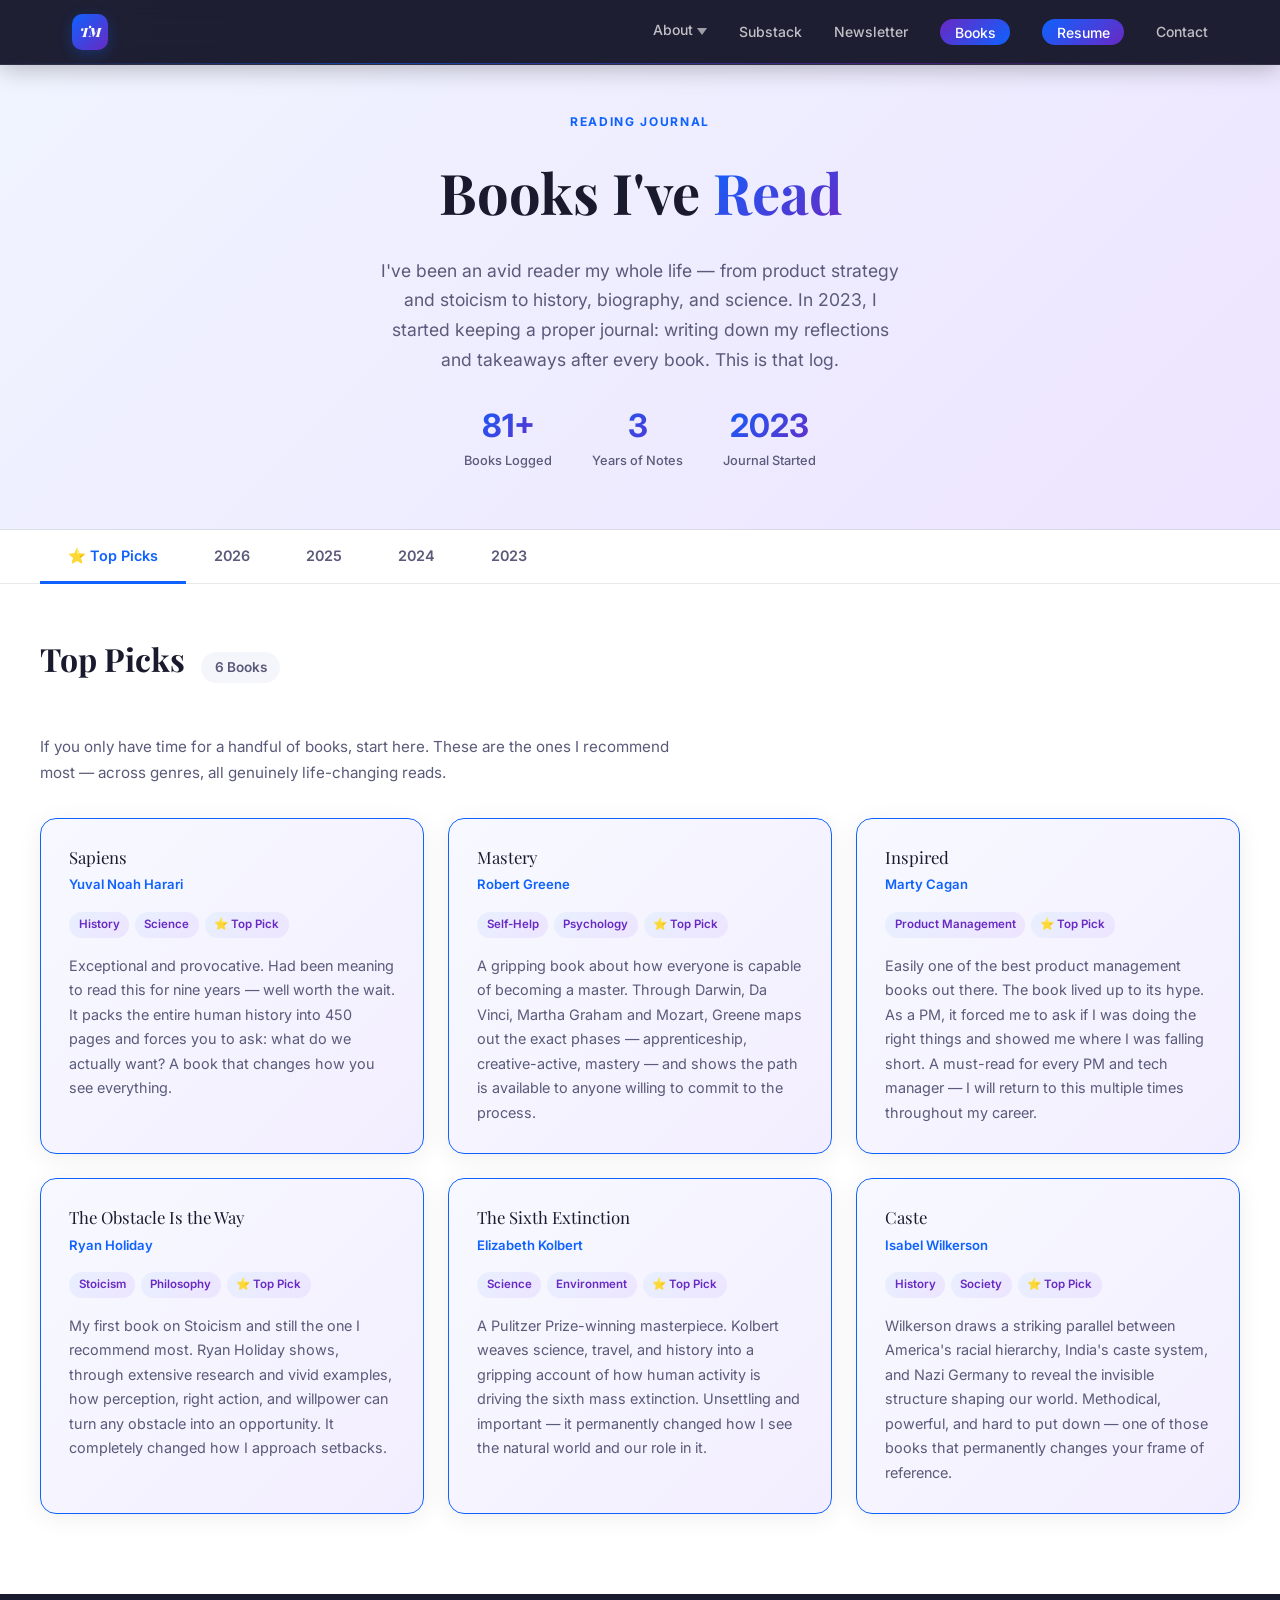
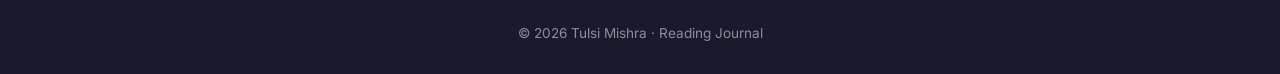
<file: books.html>
<!DOCTYPE html>
<html lang="en">
<head>
  <meta charset="UTF-8" />
  <link rel="icon" type="image/svg+xml" href="data:image/svg+xml,<svg xmlns='http://www.w3.org/2000/svg' viewBox='0 0 100 100'><rect width='100' height='100' rx='18' fill='%237c6af7'/><text x='50' y='54' font-family='Inter,sans-serif' font-weight='800' font-size='42' fill='white' text-anchor='middle' dominant-baseline='middle'>TM</text></svg>" />
  <meta name="viewport" content="width=device-width, initial-scale=1.0" />
  <title>Tulsi's Reading List 📚</title>
  <link rel="preconnect" href="https://fonts.googleapis.com" />
  <link rel="preconnect" href="https://fonts.gstatic.com" crossorigin />
  <link href="https://fonts.googleapis.com/css2?family=Inter:wght@300;400;500;600;700&family=Playfair+Display:wght@700&display=swap" rel="stylesheet" />
  <link rel="stylesheet" href="style.css?v=2" />
  <style>
    /* ===========================
       BOOKS PAGE SPECIFIC
       =========================== */

    .books-hero {
      padding: 7rem 2rem 3.5rem;
      background: linear-gradient(135deg, #f0f5ff 0%, #ede4ff 100%);
      text-align: center;
      border-bottom: 1px solid var(--border);
    }

    .books-hero .section-label { margin-bottom: 0.75rem; }

    .books-hero h1 {
      font-family: var(--font-display);
      font-size: clamp(2.2rem, 5vw, 3.5rem);
      color: var(--text);
      margin-bottom: 1rem;
    }

    .books-hero h1 .accent {
      background: linear-gradient(135deg, var(--primary), var(--accent));
      -webkit-background-clip: text;
      -webkit-text-fill-color: transparent;
      background-clip: text;
    }

    .books-hero-sub {
      font-size: 1.1rem;
      color: var(--text-muted);
      max-width: 520px;
      margin: 0 auto 2rem;
    }

    .books-stats-bar {
      display: flex;
      justify-content: center;
      gap: 2.5rem;
      flex-wrap: wrap;
    }

    .books-stat {
      text-align: center;
    }

    .books-stat-num {
      display: block;
      font-size: 2rem;
      font-weight: 700;
      background: linear-gradient(135deg, var(--primary), var(--accent));
      -webkit-background-clip: text;
      -webkit-text-fill-color: transparent;
      background-clip: text;
      line-height: 1.2;
    }

    .books-stat-label {
      font-size: 0.8rem;
      color: var(--text-muted);
      font-weight: 500;
    }

    /* ===========================
       YEAR TABS
       =========================== */
    .year-tabs-wrap {
      position: sticky;
      top: 64px;
      z-index: 900;
      background: rgba(255,255,255,0.95);
      backdrop-filter: blur(12px);
      border-bottom: 1px solid var(--border);
      padding: 0 2rem;
    }

    .year-tabs {
      max-width: 1200px;
      margin: 0 auto;
      display: flex;
      gap: 0;
    }

    .year-tab {
      background: none;
      border: none;
      padding: 1rem 1.75rem;
      font-size: 0.9rem;
      font-weight: 600;
      color: var(--text-muted);
      cursor: pointer;
      font-family: var(--font);
      border-bottom: 3px solid transparent;
      transition: all 0.2s;
      position: relative;
      bottom: -1px;
    }

    .year-tab:hover { color: var(--primary); }

    .year-tab.active {
      color: var(--primary);
      border-bottom-color: var(--primary);
    }

    /* ===========================
       YEAR SECTIONS
       =========================== */
    .year-section {
      display: none;
      padding: 3rem 2rem 5rem;
    }

    .year-section.active { display: block; }

    .year-section > .container {
      max-width: 1200px;
      margin: 0 auto;
    }

    .year-header {
      display: flex;
      align-items: baseline;
      gap: 1rem;
      margin-bottom: 3rem;
    }

    .year-title {
      font-family: var(--font-display);
      font-size: 2rem;
      color: var(--text);
    }

    .year-count {
      font-size: 0.85rem;
      font-weight: 600;
      color: var(--text-muted);
      background: var(--bg-alt);
      padding: 0.25rem 0.85rem;
      border-radius: 100px;
    }

    /* ===========================
       MONTH SECTIONS
       =========================== */
    .month-section { margin-bottom: 3.5rem; }

    .month-label {
      font-size: 0.78rem;
      font-weight: 700;
      letter-spacing: 0.12em;
      text-transform: uppercase;
      color: var(--accent);
      margin-bottom: 1.25rem;
      display: flex;
      align-items: center;
      gap: 0.75rem;
    }

    .month-label::after {
      content: '';
      flex: 1;
      height: 1px;
      background: var(--border);
    }

    /* ===========================
       BOOK CARDS GRID
       =========================== */
    .books-grid {
      display: grid;
      grid-template-columns: repeat(auto-fill, minmax(340px, 1fr));
      gap: 1.5rem;
    }

    .book-card {
      background: white;
      border: 1px solid var(--border);
      border-radius: var(--radius);
      padding: 1.75rem;
      box-shadow: var(--shadow);
      transition: var(--transition);
      display: flex;
      flex-direction: column;
    }

    .book-card:hover {
      transform: translateY(-4px);
      box-shadow: var(--shadow-lg);
    }

    .book-card-header {
      margin-bottom: 1rem;
    }

    .book-title {
      font-family: var(--font-display);
      font-size: 1.05rem;
      color: var(--text);
      margin-bottom: 0.3rem;
      line-height: 1.3;
    }

    .book-author {
      font-size: 0.82rem;
      color: var(--primary);
      font-weight: 600;
    }

    .book-tags {
      display: flex;
      flex-wrap: wrap;
      gap: 0.35rem;
      margin-bottom: 1rem;
    }

    .book-tag {
      font-size: 0.72rem;
      font-weight: 600;
      padding: 0.2rem 0.6rem;
      border-radius: 100px;
      background: linear-gradient(135deg, #e8f0ff, #ede4ff);
      color: var(--accent);
    }

    .book-review {
      font-size: 0.9rem;
      color: var(--text-muted);
      line-height: 1.7;
      flex: 1;
    }

    .book-review p { margin-bottom: 0.6rem; }
    .book-review p:last-child { margin-bottom: 0; }

    /* Collapsible takeaways */
    .takeaways-toggle {
      background: none;
      border: 1px solid var(--border);
      border-radius: var(--radius-sm);
      padding: 0.6rem 1rem;
      font-size: 0.82rem;
      font-weight: 600;
      color: var(--text-muted);
      cursor: pointer;
      font-family: var(--font);
      display: flex;
      align-items: center;
      justify-content: space-between;
      width: 100%;
      margin-top: 1rem;
      transition: var(--transition);
    }

    .takeaways-toggle:hover {
      border-color: var(--primary);
      color: var(--primary);
    }

    .takeaways-toggle .toggle-arrow {
      font-size: 1rem;
      transition: transform 0.25s;
    }

    .takeaways-toggle.open .toggle-arrow { transform: rotate(90deg); }

    .takeaways-content {
      display: none;
      margin-top: 0.75rem;
      padding: 1rem;
      background: var(--bg-alt);
      border-radius: var(--radius-sm);
      font-size: 0.85rem;
      color: var(--text-muted);
      line-height: 1.7;
    }

    .takeaways-content.open { display: block; }

    .takeaways-content ul {
      padding-left: 1.25rem;
    }

    .takeaways-content li {
      margin-bottom: 0.4rem;
    }

    .takeaways-content strong {
      color: var(--text);
    }

    /* ===========================
       PLACEHOLDER (2026)
       =========================== */
    .coming-soon-card {
      background: linear-gradient(135deg, #f0f5ff, #ede4ff);
      border: 2px dashed var(--primary);
      border-radius: var(--radius);
      padding: 3rem 2rem;
      text-align: center;
      max-width: 480px;
      margin: 3rem auto;
    }

    .coming-soon-icon {
      font-size: 3rem;
      margin-bottom: 1rem;
      display: block;
    }

    .coming-soon-card h3 {
      font-family: var(--font-display);
      font-size: 1.4rem;
      color: var(--text);
      margin-bottom: 0.75rem;
    }

    .coming-soon-card p {
      font-size: 0.95rem;
      color: var(--text-muted);
    }

    /* ===========================
       RESPONSIVE
       =========================== */
    @media (max-width: 768px) {
      .books-grid { grid-template-columns: 1fr; }
      .year-tab { padding: 0.85rem 1rem; font-size: 0.82rem; }
      .books-stats-bar { gap: 1.5rem; }
    }

    @media (max-width: 480px) {
      .year-tabs-wrap { padding: 0 1rem; }
      .year-section { padding: 2rem 1.25rem 4rem; }
    }
  </style>
</head>
<body>

  <!-- NAV -->
  <nav id="navbar">
    <div class="nav-inner">
      <a href="index.html" class="nav-logo"><span class="logo-badge">TM</span></a>
      <ul class="nav-links">
        <li class="nav-dropdown">
          <a href="index.html#about">About <span class="nav-arrow"></span></a>
          <ul class="nav-dropdown-menu">
            <li><a href="index.html#about">About Me</a></li>
            <li><a href="index.html#experience">Experience</a></li>
            <li><a href="index.html#education">Education</a></li>
            <li><a href="index.html#certifications">Certifications</a></li>
            <li><a href="index.html#awards">Awards</a></li>
            <li><a href="index.html#interests">Interests</a></li>
            <li><a href="testimonials.html">Testimonials</a></li>
          </ul>
        </li>
        <li><a href="posts.html">Substack</a></li>
        <li><a href="newsletter.html">Newsletter</a></li>
        <li><a href="books.html" class="nav-resume-btn" style="background:linear-gradient(135deg,var(--accent),var(--primary));">Books</a></li>
        <li><a href="resume.html" class="nav-resume-btn">Resume</a></li>
        <li><a href="index.html#contact">Contact</a></li>
      </ul>
      <button class="nav-toggle" aria-label="Toggle menu">&#9776;</button>
    </div>
  </nav>

  <!-- BOOKS HERO -->
  <header class="books-hero">
    <div class="section-label">Reading Journal</div>
    <h1>Books I've <span class="accent">Read</span></h1>
    <p class="books-hero-sub">I've been an avid reader my whole life — from product strategy and stoicism to history, biography, and science. In 2023, I started keeping a proper journal: writing down my reflections and takeaways after every book. This is that log.</p>
    <div class="books-stats-bar">
      <div class="books-stat">
        <span class="books-stat-num">81+</span>
        <span class="books-stat-label">Books Logged</span>
      </div>
      <div class="books-stat">
        <span class="books-stat-num">3</span>
        <span class="books-stat-label">Years of Notes</span>
      </div>
      <div class="books-stat">
        <span class="books-stat-num">2023</span>
        <span class="books-stat-label">Journal Started</span>
      </div>
    </div>
  </header>

  <!-- YEAR TABS -->
  <div class="year-tabs-wrap">
    <div class="year-tabs">
      <button class="year-tab active" data-year="recos">⭐ Top Picks</button>
      <button class="year-tab" data-year="2026">2026</button>
      <button class="year-tab" data-year="2025">2025</button>
      <button class="year-tab" data-year="2024">2024</button>
      <button class="year-tab" data-year="2023">2023</button>
    </div>
  </div>

  <!-- ===================== TOP PICKS ===================== -->
  <section id="year-recos" class="year-section active">
    <div class="container">
      <div class="year-header">
        <h2 class="year-title">Top Picks</h2>
        <span class="year-count">6 Books</span>
      </div>
      <p style="font-size:0.95rem; color:var(--text-muted); margin-bottom:2rem; max-width:640px;">If you only have time for a handful of books, start here. These are the ones I recommend most — across genres, all genuinely life-changing reads.</p>
      <div class="books-grid">

        <div class="book-card" style="border-color: var(--primary); background: linear-gradient(135deg,#f7f9ff,#f3eeff);">
          <div class="book-card-header">
            <div class="book-title">Sapiens</div>
            <div class="book-author">Yuval Noah Harari</div>
          </div>
          <div class="book-tags">
            <span class="book-tag">History</span>
            <span class="book-tag">Science</span>
            <span class="book-tag">&#11088; Top Pick</span>
          </div>
          <div class="book-review">
            <p>Exceptional and provocative. Had been meaning to read this for nine years — well worth the wait. It packs the entire human history into 450 pages and forces you to ask: what do we actually want? A book that changes how you see everything.</p>
          </div>
        </div>

        <div class="book-card" style="border-color: var(--primary); background: linear-gradient(135deg,#f7f9ff,#f3eeff);">
          <div class="book-card-header">
            <div class="book-title">Mastery</div>
            <div class="book-author">Robert Greene</div>
          </div>
          <div class="book-tags">
            <span class="book-tag">Self-Help</span>
            <span class="book-tag">Psychology</span>
            <span class="book-tag">&#11088; Top Pick</span>
          </div>
          <div class="book-review">
            <p>A gripping book about how everyone is capable of becoming a master. Through Darwin, Da Vinci, Martha Graham and Mozart, Greene maps out the exact phases — apprenticeship, creative-active, mastery — and shows the path is available to anyone willing to commit to the process.</p>
          </div>
        </div>

        <div class="book-card" style="border-color: var(--primary); background: linear-gradient(135deg,#f7f9ff,#f3eeff);">
          <div class="book-card-header">
            <div class="book-title">Inspired</div>
            <div class="book-author">Marty Cagan</div>
          </div>
          <div class="book-tags">
            <span class="book-tag">Product Management</span>
            <span class="book-tag">&#11088; Top Pick</span>
          </div>
          <div class="book-review">
            <p>Easily one of the best product management books out there. The book lived up to its hype. As a PM, it forced me to ask if I was doing the right things and showed me where I was falling short. A must-read for every PM and tech manager — I will return to this multiple times throughout my career.</p>
          </div>
        </div>

        <div class="book-card" style="border-color: var(--primary); background: linear-gradient(135deg,#f7f9ff,#f3eeff);">
          <div class="book-card-header">
            <div class="book-title">The Obstacle Is the Way</div>
            <div class="book-author">Ryan Holiday</div>
          </div>
          <div class="book-tags">
            <span class="book-tag">Stoicism</span>
            <span class="book-tag">Philosophy</span>
            <span class="book-tag">&#11088; Top Pick</span>
          </div>
          <div class="book-review">
            <p>My first book on Stoicism and still the one I recommend most. Ryan Holiday shows, through extensive research and vivid examples, how perception, right action, and willpower can turn any obstacle into an opportunity. It completely changed how I approach setbacks.</p>
          </div>
        </div>

        <div class="book-card" style="border-color: var(--primary); background: linear-gradient(135deg,#f7f9ff,#f3eeff);">
          <div class="book-card-header">
            <div class="book-title">The Sixth Extinction</div>
            <div class="book-author">Elizabeth Kolbert</div>
          </div>
          <div class="book-tags">
            <span class="book-tag">Science</span>
            <span class="book-tag">Environment</span>
            <span class="book-tag">&#11088; Top Pick</span>
          </div>
          <div class="book-review">
            <p>A Pulitzer Prize-winning masterpiece. Kolbert weaves science, travel, and history into a gripping account of how human activity is driving the sixth mass extinction. Unsettling and important — it permanently changed how I see the natural world and our role in it.</p>
          </div>
        </div>

        <div class="book-card" style="border-color: var(--primary); background: linear-gradient(135deg,#f7f9ff,#f3eeff);">
          <div class="book-card-header">
            <div class="book-title">Caste</div>
            <div class="book-author">Isabel Wilkerson</div>
          </div>
          <div class="book-tags">
            <span class="book-tag">History</span>
            <span class="book-tag">Society</span>
            <span class="book-tag">&#11088; Top Pick</span>
          </div>
          <div class="book-review">
            <p>Wilkerson draws a striking parallel between America's racial hierarchy, India's caste system, and Nazi Germany to reveal the invisible structure shaping our world. Methodical, powerful, and hard to put down — one of those books that permanently changes your frame of reference.</p>
          </div>
        </div>

      </div>
    </div>
  </section>

  <!-- ===================== 2026 ===================== -->
  <section id="year-2026" class="year-section">
    <div class="container">
      <div class="year-header">
        <h2 class="year-title">2026</h2>
        <span class="year-count">In Progress</span>
      </div>

      <div class="coming-soon-card">
        <span class="coming-soon-icon">&#128218;</span>
        <h3>A well-earned pause</h3>
        <p>A book or two made it into my hands early in the year, but the streak didn't hold. A transatlantic move to Sweden and the wonderfully consuming demands of new fatherhood have a way of reshaping priorities — and I wouldn't have it any other way. The reading habit will return. A new book is already in sight.</p>
      </div>

    </div>
  </section>

  <!-- ===================== 2025 ===================== -->
  <section id="year-2025" class="year-section">
    <div class="container">
      <div class="year-header">
        <h2 class="year-title">2025</h2>
        <span class="year-count">16 Books</span>
      </div>

      <!-- July -->
      <div class="month-section">
        <div class="month-label">July</div>
        <div class="books-grid">

          <div class="book-card">
            <div class="book-card-header">
              <div class="book-title">Parliamentary America</div>
              <div class="book-author">Maxwell Stearns</div>
            </div>
            <div class="book-tags">
              <span class="book-tag">Politics</span>
              <span class="book-tag">Governance</span>
            </div>
            <div class="book-review">
              <p>A dense and law-heavy read, but it presented a compelling comparison between the American and other democratic systems. The book's key argument stood out: the U.S. could function more effectively by embracing elements of parliamentary democracy.</p>
              <p>Stearns' proposals — like doubling Congressional seats, using a mixed electoral system, and letting representatives select the president — aim to reduce polarization and promote accountability. The reforms may sound radical, but they are rooted in practical lessons from functioning democracies around the world.</p>
            </div>
          </div>

          <div class="book-card">
            <div class="book-card-header">
              <div class="book-title">Hooked</div>
              <div class="book-author">Nir Eyal</div>
            </div>
            <div class="book-tags">
              <span class="book-tag">Product Management</span>
              <span class="book-tag">Psychology</span>
            </div>
            <div class="book-review">
              <p>A compelling read that explores the psychology behind habit-forming products. It goes beyond just explaining how to create addictive user experiences by thoughtfully addressing the ethical responsibility of product designers.</p>
              <p>Eyal's Hook Model — built around trigger, action, variable reward, and investment — offers a practical framework for understanding how user behaviors are shaped over time. What stands out is how the book speaks to both product creators and users, making it both strategic and self-reflective.</p>
            </div>
          </div>

        </div>
      </div>

      <!-- June -->
      <div class="month-section">
        <div class="month-label">June</div>
        <div class="books-grid">

          <div class="book-card">
            <div class="book-card-header">
              <div class="book-title">The Open Organization</div>
              <div class="book-author">Jim Whitehurst</div>
            </div>
            <div class="book-tags">
              <span class="book-tag">Leadership</span>
              <span class="book-tag">Management</span>
            </div>
            <div class="book-review">
              <p>A valuable read for aspiring managers, especially those curious about how leadership works in open-source environments. While such organizations may appear chaotic from the outside, the book reveals how collaboration, open dialogue, and flat hierarchies drive innovation and alignment.</p>
              <p>Whitehurst makes a strong case for integrating elements of open-source culture — like transparency and participatory decision-making — into traditional corporate settings to enhance agility and engagement. The practical tips he offers at the end of each chapter are insightful and worth revisiting.</p>
            </div>
            <button class="takeaways-toggle" onclick="toggleTakeaways(this)">
              Key Takeaways <span class="toggle-arrow">&#8250;</span>
            </button>
            <div class="takeaways-content">
              <ul>
                <li><strong>Lead with Purpose:</strong> Clearly articulate your organization's purpose and values. Ensure decisions align with that purpose to foster trust and commitment.</li>
                <li><strong>Build a Culture of Engagement:</strong> Involve employees in decision-making. Encourage open dialogue to tap into collective intelligence.</li>
                <li><strong>Embrace Transparency:</strong> Share information freely to empower informed contributions. Open access fosters accountability and accelerates innovation.</li>
                <li><strong>Create a Participatory Environment:</strong> Flatten hierarchy where possible — ideas should win on merit, not rank.</li>
                <li><strong>Nurture Trust and Mutual Respect:</strong> Trust is earned through consistency, openness, and authenticity.</li>
                <li><strong>Encourage Passionate Debate:</strong> Spirited discussions are productive when focused on shared goals.</li>
                <li><strong>Focus on Influence over Control:</strong> Shift from command-and-control to influencing and inspiring. Give people autonomy within clear strategic boundaries.</li>
                <li><strong>Continuously Learn and Adapt:</strong> Be open to feedback and treat change as an ongoing process.</li>
              </ul>
            </div>
          </div>

          <div class="book-card">
            <div class="book-card-header">
              <div class="book-title">Abundance</div>
              <div class="book-author">Ezra Klein &amp; Derek Thompson</div>
            </div>
            <div class="book-tags">
              <span class="book-tag">Politics</span>
              <span class="book-tag">Economics</span>
              <span class="book-tag">Governance</span>
            </div>
            <div class="book-review">
              <p>A highly enlightening read that explores how systemic inefficiencies and bureaucratic obstacles have hindered effective governance in the U.S. The book is packed with powerful examples showing how outdated laws can handicap even well-intentioned reforms, and how waste has permeated government processes.</p>
              <p>At its core, it offers thought-provoking insights on streamlining governance, reigniting innovation, and restoring America's strengths — namely fast action, practical reform, and collaborative problem-solving. The authors argue that by implementing the right frameworks, the country can once again unlock its full potential.</p>
            </div>
          </div>

        </div>
      </div>

      <!-- May -->
      <div class="month-section">
        <div class="month-label">May</div>
        <div class="books-grid">

          <div class="book-card">
            <div class="book-card-header">
              <div class="book-title">High Output Management</div>
              <div class="book-author">Andrew Grove</div>
            </div>
            <div class="book-tags">
              <span class="book-tag">Leadership</span>
              <span class="book-tag">Management</span>
            </div>
            <div class="book-review">
              <p>A must-read for anyone looking to become an effective people or production manager. Rich with real-world examples, the book provides a clear framework for managing teams, increasing productivity, and building scalable systems.</p>
              <p>Grove emphasizes that a manager's output is best measured by the performance of their team and the teams they influence. The book breaks down complex management principles into actionable strategies and its emphasis on output — not just activity — as the true measure of management success is refreshing.</p>
            </div>
          </div>

          <div class="book-card">
            <div class="book-card-header">
              <div class="book-title">The Let Them Theory</div>
              <div class="book-author">Mel Robbins</div>
            </div>
            <div class="book-tags">
              <span class="book-tag">Self-Help</span>
              <span class="book-tag">Relationships</span>
            </div>
            <div class="book-review">
              <p>An impactful book centered on the empowering idea of focusing on what you can control — your actions and reactions — rather than trying to change how others behave or think about you. Mel Robbins shares relatable and practical examples of how to apply the "Let Them" mindset in various life contexts, including with parents, partners, friends, children, and in the workplace.</p>
              <p>While the content is a bit repetitive, the book is ultimately an easy and accessible read that offers valuable reminders for setting boundaries and reducing emotional friction in daily life.</p>
            </div>
          </div>

          <div class="book-card">
            <div class="book-card-header">
              <div class="book-title">Revenge of the Tipping Point</div>
              <div class="book-author">Malcolm Gladwell</div>
            </div>
            <div class="book-tags">
              <span class="book-tag">Business</span>
              <span class="book-tag">Psychology</span>
              <span class="book-tag">Social Science</span>
            </div>
            <div class="book-review">
              <p>An intriguing follow-up that builds on the ideas introduced in The Tipping Point. While the original focused on mavens, connectors, and salespeople as key influencers, this book introduces overstories, superspreaders, and group dynamics as the driving forces behind how small events spiral into massive societal shifts.</p>
              <p>It underscores how even the most trivial or overlooked situations can act as catalysts for pandemic-scale chain reactions, showing how fragile and interconnected modern systems truly are.</p>
            </div>
          </div>

        </div>
      </div>

      <!-- April -->
      <div class="month-section">
        <div class="month-label">April</div>
        <div class="books-grid">

          <div class="book-card">
            <div class="book-card-header">
              <div class="book-title">The Tipping Point</div>
              <div class="book-author">Malcolm Gladwell</div>
            </div>
            <div class="book-tags">
              <span class="book-tag">Business</span>
              <span class="book-tag">Psychology</span>
              <span class="book-tag">Social Science</span>
            </div>
            <div class="book-review">
              <p>A thought-provoking read that explores why some ideas, products, or trends suddenly take off and become viral phenomena. Gladwell's emphasis on how major shifts often happen due to unexpected, subtle influences — not always the most obvious factors — is what stands out most.</p>
              <p>A key insight is the role of three personas: Mavens (knowledgeable information-sharers), Connectors (people who bridge different circles), and Salespeople (persuasive communicators). Each plays a critical role in helping ideas reach that crucial "tipping point."</p>
            </div>
          </div>

          <div class="book-card">
            <div class="book-card-header">
              <div class="book-title">Age of Revolutions</div>
              <div class="book-author">Fareed Zakaria</div>
            </div>
            <div class="book-tags">
              <span class="book-tag">History</span>
              <span class="book-tag">Politics</span>
            </div>
            <div class="book-review">
              <p>A fascinating, if slightly long, exploration of the key political and social upheavals that have shaped the modern Western world. Zakaria provides historical context for how revolutions — whether in governance, economy, or ideology — paved the way for today's democracies, while also showing how easily nations can swing back toward authoritarianism.</p>
              <p>One of the most thought-provoking aspects was how Zakaria draws parallels between historical revolutions and current global trends, highlighting the recurring patterns that challenge and redefine modern governance.</p>
            </div>
          </div>

        </div>
      </div>

      <!-- March -->
      <div class="month-section">
        <div class="month-label">March</div>
        <div class="books-grid">

          <div class="book-card">
            <div class="book-card-header">
              <div class="book-title">Trillion Dollar Coach</div>
              <div class="book-author">Eric Schmidt, Jonathan Rosenberg &amp; Alan Eagle</div>
            </div>
            <div class="book-tags">
              <span class="book-tag">Leadership</span>
              <span class="book-tag">Biography</span>
              <span class="book-tag">Silicon Valley</span>
            </div>
            <div class="book-review">
              <p>An inspiring read filled with real-life examples that make the reader pause and reflect. What stood out most was Bill Campbell's incredible humility, despite being one of the most influential coaches behind some of Silicon Valley's biggest successes. The book paints a powerful picture of how he applied lessons from his football coaching days to build high-trust, high-performance teams in the tech world.</p>
              <p>It emphasizes not just trust and candor, but a deeper, more human leadership style grounded in genuine care for people.</p>
            </div>
            <button class="takeaways-toggle" onclick="toggleTakeaways(this)">
              Key Leadership Lessons <span class="toggle-arrow">&#8250;</span>
            </button>
            <div class="takeaways-content">
              <ul>
                <li><strong>Coach the Whole Person:</strong> Lead with empathy; care about your team personally and professionally.</li>
                <li><strong>Team First:</strong> Prioritize team cohesion and shared success over individual brilliance.</li>
                <li><strong>Listen Intently and Communicate Openly:</strong> Great leaders listen more than they talk and resolve tensions with direct, honest conversation.</li>
                <li><strong>Push for Decisions, Then Align:</strong> Seek consensus, but once a decision is made, commit and execute with full alignment.</li>
                <li><strong>Lead with Love and Loyalty:</strong> The best teams are built on mutual respect, trust, and emotional connection.</li>
              </ul>
            </div>
          </div>

        </div>
      </div>

      <!-- February -->
      <div class="month-section">
        <div class="month-label">February</div>
        <div class="books-grid">

          <div class="book-card">
            <div class="book-card-header">
              <div class="book-title">Nexus</div>
              <div class="book-author">Yuval Noah Harari</div>
            </div>
            <div class="book-tags">
              <span class="book-tag">AI &amp; Tech</span>
              <span class="book-tag">History</span>
            </div>
            <div class="book-review">
              <p>A great but lengthy read, offering an interesting perspective on AI — though not one I fully agree with. The book leans toward doomsaying, touching only briefly on AI's benefits. Despite the overall cautionary tone, it provides a lot to think about, particularly regarding AI regulation and how to prevent it from causing chaos.</p>
              <p>What stood out most were the historical anecdotes and research on how networks evolved over time, shaping human civilization. The book makes a compelling case for how improvements in information collection and dissemination have profoundly influenced politics and society, for better or worse.</p>
            </div>
          </div>

          <div class="book-card">
            <div class="book-card-header">
              <div class="book-title">Good Strategy Bad Strategy</div>
              <div class="book-author">Richard Rumelt</div>
            </div>
            <div class="book-tags">
              <span class="book-tag">Business</span>
              <span class="book-tag">Strategy</span>
            </div>
            <div class="book-review">
              <p>Tediously long and somewhat repetitive, but its core message stands out: good strategy is much more than just an idea, and bad strategy is mere fluff. The kernel of good strategy — diagnosis, guiding policy, and coherent actions — emphasizes structure, intention, and focus, which are essential for successful execution.</p>
              <p>The book also explores why bad strategies are so prevalent, illustrating with examples how many companies fail due to vague goals and a lack of clear direction.</p>
            </div>
          </div>

          <div class="book-card">
            <div class="book-card-header">
              <div class="book-title">The Worlds I See</div>
              <div class="book-author">Dr. Fei-Fei Li</div>
            </div>
            <div class="book-tags">
              <span class="book-tag">AI &amp; Tech</span>
              <span class="book-tag">Biography</span>
            </div>
            <div class="book-review">
              <p>A deeply insightful and inspiring book that chronicles Fei-Fei Li's personal journey while providing a compelling perspective on the evolution of AI. Her contributions, particularly through ImageNet and AlexNet, played a pivotal role in advancing deep learning.</p>
              <p>One of the key takeaways is the concept of the "north star shifting" — how AI's goals have evolved from purely technical advancements to more human-centered, ethical applications. Li also highlights AI's potential in healthcare, education, and accessibility, reinforcing how technology can be leveraged to create meaningful change. A thought-provoking read that balances optimism with realism.</p>
            </div>
          </div>

        </div>
      </div>

      <!-- January -->
      <div class="month-section">
        <div class="month-label">January</div>
        <div class="books-grid">

          <div class="book-card">
            <div class="book-card-header">
              <div class="book-title">Transformed</div>
              <div class="book-author">Marty Cagan</div>
            </div>
            <div class="book-tags">
              <span class="book-tag">Product Management</span>
            </div>
            <div class="book-review">
              <p>An insightful read, though slightly redundant compared to Inspired and Empowered. The book clearly differentiates between feature teams and product teams, reinforces the mercenaries vs. missionaries concept, and outlines the process and effort required to transition into a true product team.</p>
              <p>It provides a structured approach to role delineation, accountability, and driving a change mindset within organizations. I see significant potential for applying these principles in my workplace, especially in fostering ownership and trust to enable a more empowered product culture.</p>
            </div>
          </div>

          <div class="book-card">
            <div class="book-card-header">
              <div class="book-title">Chip War</div>
              <div class="book-author">Chris Miller</div>
            </div>
            <div class="book-tags">
              <span class="book-tag">History</span>
              <span class="book-tag">Technology</span>
              <span class="book-tag">Business</span>
            </div>
            <div class="book-review">
              <p>A compelling read that provides a deep understanding of the conception and evolution of semiconductor technology. From the early days of Fairchild Semiconductor and Texas Instruments to the rise of TSMC, the book offers rich insights into the industry's key players — including Gordon Moore, Bob Noyce, Andy Grove, Morris Chang, and Jensen Huang.</p>
              <p>A must-read for anyone in the computing business, delivering a gripping and comprehensive overview of the semiconductor industry and the critical role chips play as the brains of modern computing. It also examines the strategic role of chips in modern economies and national security.</p>
            </div>
          </div>

          <div class="book-card">
            <div class="book-card-header">
              <div class="book-title">Empowered</div>
              <div class="book-author">Marty Cagan</div>
            </div>
            <div class="book-tags">
              <span class="book-tag">Product Management</span>
              <span class="book-tag">Leadership</span>
            </div>
            <div class="book-review">
              <p>Particularly insightful in emphasizing the importance of ownership, accountability, and trust within teams. The contrast between building empowered product teams and the feature teams many companies mistakenly label as product teams was especially striking.</p>
              <p>The art of product discovery, with its connection to product vision and strategy — and how these elements drive engineering to solve customer problems with creative solutions — was enlightening and inspiring. A key read for any product leader serious about building missionaries, not mercenaries.</p>
            </div>
          </div>

        </div>
      </div>

    </div>
  </section>

  <!-- ===================== 2024 ===================== -->
  <section id="year-2024" class="year-section">
    <div class="container">
      <div class="year-header">
        <h2 class="year-title">2024</h2>
        <span class="year-count">36 Books</span>
      </div>

      <!-- December -->
      <div class="month-section">
        <div class="month-label">December</div>
        <div class="books-grid">

          <div class="book-card">
            <div class="book-card-header">
              <div class="book-title">Power of Secret Negotiating</div>
              <div class="book-author">Roger Dawson</div>
            </div>
            <div class="book-tags">
              <span class="book-tag">Business</span>
              <span class="book-tag">Communication</span>
            </div>
            <div class="book-review">
              <p>A good book for learning the tactics for effective negotiation. Though most of the tactics are most useful in face-to-face deal negotiations, some of the gambits discussed can be applied in a corporate setting as well. The author does a good job of exploring the psychology behind a successful negotiation.</p>
              <p>Some concepts, like the power of title and position, feel a bit outdated and less relevant in today's business world. Overall a good, informative read — though a bit long.</p>
            </div>
          </div>

          <div class="book-card">
            <div class="book-card-header">
              <div class="book-title">The Message</div>
              <div class="book-author">Ta-Nehisi Coates</div>
            </div>
            <div class="book-tags">
              <span class="book-tag">Journalism</span>
              <span class="book-tag">Politics</span>
            </div>
            <div class="book-review">
              <p>Not as compelling as the hype suggested. The book was insightful in covering what is happening in Palestine, the white supremacy narrative in South Carolina, and the state of Senegal — but the author didn't quite succeed in tying these stories together. Written as a letter from the author to his students about the art of writing, the plot felt lost after the second chapter.</p>
              <p>Overall a short, insightful read that could have been better executed.</p>
            </div>
          </div>

          <div class="book-card">
            <div class="book-card-header">
              <div class="book-title">The Four</div>
              <div class="book-author">Scott Galloway</div>
            </div>
            <div class="book-tags">
              <span class="book-tag">Business</span>
              <span class="book-tag">Technology</span>
            </div>
            <div class="book-review">
              <p>An engaging analysis of how Google, Amazon, Meta, and Apple — dubbed the "Four Horsemen" — have captured the public's attention and loyalty through innovative strategies. While the data is somewhat outdated (written in 2018), the book's core message about their enduring dominance and diversification strategies remains highly relevant.</p>
              <p>Galloway delivers thought-provoking insights and a unique perspective on why these companies are positioned to win for years to come.</p>
            </div>
          </div>

        </div>
      </div>

      <!-- November -->
      <div class="month-section">
        <div class="month-label">November</div>
        <div class="books-grid">

          <div class="book-card">
            <div class="book-card-header">
              <div class="book-title">Lean In</div>
              <div class="book-author">Sheryl Sandberg</div>
            </div>
            <div class="book-tags">
              <span class="book-tag">Leadership</span>
              <span class="book-tag">Gender &amp; Equality</span>
            </div>
            <div class="book-review">
              <p>A concise yet compelling book by one of the tech world's most influential female leaders. Through her personal journey and research, Sandberg highlights the unique challenges women face in the workplace and offers practical solutions to address them.</p>
              <p>While some may view it as a feminist manifesto, the book transcends labels, focusing on genuine issues of gender inequality. It provides actionable insights for both women and men, showing how men can support greater female participation at work and empower the women in their lives to confidently pursue their ambitions.</p>
            </div>
          </div>

          <div class="book-card">
            <div class="book-card-header">
              <div class="book-title">Radical Candor</div>
              <div class="book-author">Kim Scott</div>
            </div>
            <div class="book-tags">
              <span class="book-tag">Leadership</span>
              <span class="book-tag">Management</span>
            </div>
            <div class="book-review">
              <p>A guide for managers on how to provide feedback that is both candid and compassionate, balancing directness with care. While the book primarily targets leaders, it offers valuable lessons on effective people skills that are applicable to anyone aspiring to lead.</p>
              <p>I found its techniques for conducting different types of meetings — ranging from one-on-ones to full staff gatherings — particularly useful. This book is a resource I plan to revisit if I have the opportunity to lead a team.</p>
            </div>
          </div>

          <div class="book-card">
            <div class="book-card-header">
              <div class="book-title">Toyota Kata</div>
              <div class="book-author">Mike Rother</div>
            </div>
            <div class="book-tags">
              <span class="book-tag">Management</span>
              <span class="book-tag">Operations</span>
            </div>
            <div class="book-review">
              <p>Offers valuable insights into process improvement through a mindset of continuous refinement. While focused on manufacturing, Rother's approach — moving from a current state to a target condition in manageable, iterative steps — is applicable across industries, including tech.</p>
              <p>The book emphasizes two main "kata" or routines: the Improvement Kata (reaching a target condition by systematically working through obstacles in small, iterative steps) and the Coaching Kata (developing teams' skills through structured coaching). It is not a manual but a framework for cultivating habits of curiosity, experimentation, and incremental progress.</p>
            </div>
          </div>

        </div>
      </div>

      <!-- October -->
      <div class="month-section">
        <div class="month-label">October</div>
        <div class="books-grid">

          <div class="book-card">
            <div class="book-card-header">
              <div class="book-title">Thinking, Fast and Slow</div>
              <div class="book-author">Daniel Kahneman</div>
            </div>
            <div class="book-tags">
              <span class="book-tag">Psychology</span>
              <span class="book-tag">Science</span>
            </div>
            <div class="book-review">
              <p>An exploration of how our minds work through two primary systems: System 1 (fast, automatic, intuitive) and System 2 (slow, deliberate, logical). The book provides insight into the ways these systems shape our judgments and decisions. Despite some ideas seeming straightforward, the book highlights surprising influences on our choices, including trivial details we might typically overlook.</p>
              <p>The examples around probability, gambling, and rational versus intuitive thought are fascinating. Overall, a thorough read that makes us more mindful of our biases and encourages a more vigilant, balanced approach to decision-making.</p>
            </div>
          </div>

          <div class="book-card">
            <div class="book-card-header">
              <div class="book-title">Roadside MBA</div>
              <div class="book-author">Michael Mazzeo, Paul Oyer &amp; Scott Schaefer</div>
            </div>
            <div class="book-tags">
              <span class="book-tag">Business</span>
              <span class="book-tag">Economics</span>
            </div>
            <div class="book-review">
              <p>Follows three business school professors as they visit small businesses across America, offering insights on how MBA-level principles apply to real-world challenges in diverse industries. From identifying niche markets to understanding delegation, this book effectively distills core MBA principles — like economies of scale, marketing research, and targeted advertising — into easy-to-understand, practical tips.</p>
              <p>It offers a balanced view of strategies for scaling and optimizing operations, making it relevant for both entrepreneurs and corporate professionals.</p>
            </div>
          </div>

          <div class="book-card">
            <div class="book-card-header">
              <div class="book-title">The Warmth of Other Suns</div>
              <div class="book-author">Isabel Wilkerson</div>
            </div>
            <div class="book-tags">
              <span class="book-tag">History</span>
              <span class="book-tag">Social History</span>
            </div>
            <div class="book-review">
              <p>A monumental yet captivating book that chronicles the Great Migration of African Americans from the South to the North of the United States. Through the lives of three individuals — Ida Mae, a sharecropper; George Starling, a fruit picker; and Robert Pershing Foster, a doctor — the author vividly illustrates the harsh realities of Jim Crow and the deep injustices these individuals faced.</p>
              <p>The narrative flows with such depth and detail that it almost feels like fiction. For me, this was a deeply eye-opening read, instilling a renewed sense of humility and respect. Much like Caste, this book left a lasting impression.</p>
            </div>
          </div>

        </div>
      </div>

      <!-- September -->
      <div class="month-section">
        <div class="month-label">September</div>
        <div class="books-grid">

          <div class="book-card">
            <div class="book-card-header">
              <div class="book-title">The McKinsey Way</div>
              <div class="book-author">Ethan M. Rasiel</div>
            </div>
            <div class="book-tags">
              <span class="book-tag">Business</span>
              <span class="book-tag">Consulting</span>
            </div>
            <div class="book-review">
              <p>Not a particularly good book in my opinion. There was no real actionable advice — mostly a collection of self-congratulatory anecdotes. If you go by the book, what McKinsey really values seems to be appearance and pedigree, with little mention of skills. There are far better books on presentation skills and problem-solving.</p>
              <p>The only worthwhile takeaway was to focus on meritocracy and hard work. Other than that, the content has been articulated far better in other communication books — especially Carmine Gallo's works.</p>
            </div>
          </div>

          <div class="book-card">
            <div class="book-card-header">
              <div class="book-title">On Hinduism</div>
              <div class="book-author">Wendy Doniger</div>
            </div>
            <div class="book-tags">
              <span class="book-tag">Religion</span>
              <span class="book-tag">History</span>
            </div>
            <div class="book-review">
              <p>A long but interesting book — an in-depth analysis of Hinduism in which the author, through a series of scholarly analyses, provides insights on the evolution of the religion over millennia. The book addresses both contemporary and ancient issues through interpretation of ancient texts as well as modern-day interpretations of Hindu identity and challenges.</p>
              <p>All in all, a good academic read. Due to the academic nature of the chapters, it took me three months to complete — but well worth the effort for those interested in the subject.</p>
            </div>
          </div>

        </div>
      </div>

      <!-- August -->
      <div class="month-section">
        <div class="month-label">August</div>
        <div class="books-grid">

          <div class="book-card">
            <div class="book-card-header">
              <div class="book-title">Brave New Words</div>
              <div class="book-author">Salman Khan</div>
            </div>
            <div class="book-tags">
              <span class="book-tag">AI &amp; Tech</span>
              <span class="book-tag">Education</span>
            </div>
            <div class="book-review">
              <p>The founder of Khan Academy does a great job of providing an optimistic viewpoint on how AI will change education and jobs. The book discusses how, with the proper guardrails, AI can be leveraged for better one-on-one education for students across the world. It also explores how AI can be used as a friend to both students and teachers in ways that enhance creativity.</p>
              <p>A great read overall — with the exception of the occasional marketing pitch for Khan Academy and Khanmigo. It strongly advocates for a Socratic way of dialogue with AI to get the most out of it.</p>
            </div>
          </div>

          <div class="book-card">
            <div class="book-card-header">
              <div class="book-title">The Trusted Advisor</div>
              <div class="book-author">David H. Maister, Charles Green &amp; Robert Galford</div>
            </div>
            <div class="book-tags">
              <span class="book-tag">Business</span>
              <span class="book-tag">Leadership</span>
            </div>
            <div class="book-review">
              <p>A guide for professionals on how to build trust with clients and establish themselves as trusted advisors rather than mere service providers. Through real-world examples and a structured framework, the authors provide a roadmap for transitioning from transactional relationships to ones based on deep trust and mutual respect.</p>
            </div>
            <button class="takeaways-toggle" onclick="toggleTakeaways(this)">
              Key Takeaways <span class="toggle-arrow">&#8250;</span>
            </button>
            <div class="takeaways-content">
              <ul>
                <li><strong>Trust Equation:</strong> Trust = Credibility + Reliability + Intimacy, minus self-orientation. Maximize the first three and minimize the fourth.</li>
                <li><strong>Active Listening and Empathy:</strong> Genuinely caring about the client's issues is crucial for building trust.</li>
                <li><strong>Focus on the Relationship, Not Just the Transaction:</strong> Aim for long-term partnerships rather than individual deals.</li>
                <li><strong>Trust Takes Time to Build:</strong> Requires consistent effort, transparent communication, and delivering on promises.</li>
                <li><strong>Client's Best Interests First:</strong> Always act in the client's best interests, even if it doesn't directly benefit you.</li>
              </ul>
            </div>
          </div>

        </div>
      </div>

      <!-- July -->
      <div class="month-section">
        <div class="month-label">July</div>
        <div class="books-grid">

          <div class="book-card">
            <div class="book-card-header">
              <div class="book-title">Magic Words</div>
              <div class="book-author">Jonah Berger</div>
            </div>
            <div class="book-tags">
              <span class="book-tag">Communication</span>
              <span class="book-tag">Psychology</span>
            </div>
            <div class="book-review">
              <p>A great read with powerful insights on how using the correct words and language can make anyone more credible in any form of communication — professional or personal. The author lays out a seven-step framework for using language to one's advantage.</p>
            </div>
            <button class="takeaways-toggle" onclick="toggleTakeaways(this)">
              The 7-Step Framework <span class="toggle-arrow">&#8250;</span>
            </button>
            <div class="takeaways-content">
              <ul>
                <li><strong>Activate Identity &amp; Agency:</strong> Use definitive words like "don't" instead of "can't." Nouns are more powerful than verbs — "Will you be a helper?" is more impactful than "Will you help me?"</li>
                <li><strong>Convey Confidence:</strong> Use present tense more often. Avoid filler words and nervous speech.</li>
                <li><strong>Ask the Right Questions:</strong> Asking for advice makes you look smarter. Avoid assumptions and follow up.</li>
                <li><strong>Leverage Concreteness:</strong> Be concrete or abstract depending on context. Concreteness helps people feel heard; abstraction works when keeping things high-level.</li>
                <li><strong>Employ Emotion:</strong> Use crests and troughs in your story to take your audience on an emotional journey.</li>
                <li><strong>Harness Similarity and Difference:</strong> Use strategically depending on the context.</li>
                <li><strong>Use the Right Words Consciously:</strong> Choosing words deliberately can help us let go of biases.</li>
              </ul>
            </div>
          </div>

          <div class="book-card">
            <div class="book-card-header">
              <div class="book-title">Tools and Weapons</div>
              <div class="book-author">Brad Smith</div>
            </div>
            <div class="book-tags">
              <span class="book-tag">Technology</span>
              <span class="book-tag">Policy</span>
            </div>
            <div class="book-review">
              <p>Brad Smith, Microsoft's longtime chief legal counsel, covers tech, government policies, and what needs to change for humanity to adapt to fast-paced digital innovations. With numerous examples across 15 chronological chapters, he shows how these three are deeply intertwined.</p>
              <p>The book touches upon cybersecurity, tech regulation, data regulation, and the AI revolution — and advocates for democratic, humanity-driven control over technological advancements. A riveting read for anyone in the tech industry. The bottom line: technology will advance at a fast rate, and we have to make sure humanity keeps up.</p>
            </div>
          </div>

        </div>
      </div>

      <!-- June -->
      <div class="month-section">
        <div class="month-label">June</div>
        <div class="books-grid">

          <div class="book-card">
            <div class="book-card-header">
              <div class="book-title">The Innovation Secrets of Steve Jobs</div>
              <div class="book-author">Carmine Gallo</div>
            </div>
            <div class="book-tags">
              <span class="book-tag">Business</span>
              <span class="book-tag">Innovation</span>
              <span class="book-tag">Leadership</span>
            </div>
            <div class="book-review">
              <p>As effective as the first book in the series. It enumerates the strategies and tools that entrepreneurs and professionals can use to speak to creativity and real innovation in any workplace. The seven principles that Steve Jobs followed are compelling and actionable.</p>
            </div>
            <button class="takeaways-toggle" onclick="toggleTakeaways(this)">
              The 7 Principles <span class="toggle-arrow">&#8250;</span>
            </button>
            <div class="takeaways-content">
              <ul>
                <li>Do what you love — Think differently about your career</li>
                <li>Put a dent in the universe — Think differently about your vision</li>
                <li>Kick-start your brain — Think differently about how you think</li>
                <li>Sell dreams, not products — Think differently about your customers</li>
                <li>Say no to 1,000 things — Think differently about design. Apple is more proud of the things it hasn't done than what it has.</li>
                <li>Create insanely great experiences — Think differently about your brand</li>
                <li>Master the message — Think differently about your story. There is no value in great ideas if you can't communicate them in an interesting way.</li>
              </ul>
            </div>
          </div>

        </div>
      </div>

      <!-- May -->
      <div class="month-section">
        <div class="month-label">May</div>
        <div class="books-grid">

          <div class="book-card">
            <div class="book-card-header">
              <div class="book-title">Dare to Lead</div>
              <div class="book-author">Brené Brown</div>
            </div>
            <div class="book-tags">
              <span class="book-tag">Leadership</span>
              <span class="book-tag">Self-Help</span>
            </div>
            <div class="book-review">
              <p>Beautifully written, albeit a bit long. This book teaches the reader how to be a better leader by being appropriately vulnerable. It makes the compelling case that it takes courage to be vulnerable and to have tough conversations. Empathy, connection, and trust are paramount to becoming a better leader.</p>
              <p>The book is full of relevant, common day-to-day examples that make the case for how daring leadership should look in an age defined by fear, scarcity, and uncertainty.</p>
            </div>
          </div>

          <div class="book-card">
            <div class="book-card-header">
              <div class="book-title">Stillness Is the Key</div>
              <div class="book-author">Ryan Holiday</div>
            </div>
            <div class="book-tags">
              <span class="book-tag">Stoicism</span>
              <span class="book-tag">Philosophy</span>
            </div>
            <div class="book-review">
              <p>The third book in Ryan Holiday's Stoicism trilogy brings the concepts full circle. This book talks about how stillness in mind, spirit, and body is important for contentment and purpose. Again full of quotes and inspiring examples, it tells the reader how to practice stillness while going deep into its importance.</p>
            </div>
          </div>

          <div class="book-card">
            <div class="book-card-header">
              <div class="book-title">Ego Is the Enemy</div>
              <div class="book-author">Ryan Holiday</div>
            </div>
            <div class="book-tags">
              <span class="book-tag">Stoicism</span>
              <span class="book-tag">Philosophy</span>
            </div>
            <div class="book-review">
              <p>The second book in the trilogy. With a wealth of examples and quotes, the author takes the reader on a self-reflective journey of how ego becomes a hindrance — and how it can creep up in any of the three phases of life (aspiration, success, and failure), almost certainly leading to harm.</p>
              <p>No matter what you do, one must be in a constant state of learning, with total control and restraint, working without taking pride in results or actions themselves.</p>
            </div>
          </div>

          <div class="book-card">
            <div class="book-card-header">
              <div class="book-title">The Obstacle Is the Way</div>
              <div class="book-author">Ryan Holiday</div>
            </div>
            <div class="book-tags">
              <span class="book-tag">Stoicism</span>
              <span class="book-tag">Philosophy</span>
            </div>
            <div class="book-review">
              <p>My first book on Stoicism, read after being inspired by quotes from Marcus Aurelius. Ryan Holiday, the modern master of Stoicism, shows through extensive research how one can convert obstacles into opportunities. The book focuses on perception of the roadblock, willingness to act on it (right action, not blind action), and the willpower to persevere through difficulty.</p>
              <p>A great read — and it left me eager to continue with the rest of the series.</p>
            </div>
          </div>

          <div class="book-card">
            <div class="book-card-header">
              <div class="book-title">Improv Wisdom</div>
              <div class="book-author">Patricia Ryan Madson</div>
            </div>
            <div class="book-tags">
              <span class="book-tag">Communication</span>
              <span class="book-tag">Self-Help</span>
            </div>
            <div class="book-review">
              <p>Patricia Ryan Madson, an improv professor at Stanford University, has lucidly imparted improv wisdom through 13 maxims that compel the reader to live in the present and focus on what's important. A short but genuinely impactful read.</p>
            </div>
            <button class="takeaways-toggle" onclick="toggleTakeaways(this)">
              The 13 Maxims <span class="toggle-arrow">&#8250;</span>
            </button>
            <div class="takeaways-content">
              <ul>
                <li><strong>Say Yes:</strong> There are more instances where you can say yes — don't default to no.</li>
                <li><strong>Don't Over-Prepare:</strong> Be prepared, but not overly so. Use the present moment effectively. Fear is misplaced attention.</li>
                <li><strong>Just Show Up — On Time:</strong> Punctuality for yourself and others.</li>
                <li><strong>Start Anywhere:</strong> All starting points are valid. Trust your mind to develop ideas as you speak.</li>
                <li><strong>Be Average:</strong> Sometimes the right answer is the obvious one. Think inside the box.</li>
                <li><strong>Pay Attention:</strong> Observe, find answers, and listen. Shift attention from yourself to others.</li>
                <li><strong>Face the Facts:</strong> Accept what cannot be changed. Embrace the wobble.</li>
                <li><strong>Stay on Course:</strong> Have a purpose. Improvise everything to achieve it.</li>
                <li><strong>Wake Up to the Gifts:</strong> Practice gratitude. Make "thank you" your mantra.</li>
                <li><strong>Make Mistakes, Please:</strong> Admitting a mistake shows character. Cultivate a flexible mind.</li>
                <li><strong>Act Now:</strong> Do not procrastinate. If you can't get out of it, get into it.</li>
                <li><strong>Take Care of Each Other:</strong> Share control and listen.</li>
                <li><strong>Enjoy the Ride:</strong> Have fun along the way. Lighten up.</li>
              </ul>
            </div>
          </div>

        </div>
      </div>

      <!-- April -->
      <div class="month-section">
        <div class="month-label">April</div>
        <div class="books-grid">

          <div class="book-card">
            <div class="book-card-header">
              <div class="book-title">1776</div>
              <div class="book-author">David McCullough</div>
            </div>
            <div class="book-tags">
              <span class="book-tag">History</span>
              <span class="book-tag">Biography</span>
            </div>
            <div class="book-review">
              <p>A masterful narrative of the trials and tribulations of the American independence movement in the year 1776. Though the Declaration was written in July, the months that followed — as described in this powerful drama with extraordinary narrative vitality — proved to be perilous. It was through Washington's relentless perseverance and sheer willpower that American independence became a realized dream.</p>
              <p>The book also pays tribute to Nathaniel Greene and Henry Knox, who were instrumental in the war. A gripping read with great narrative that keeps the reader hooked throughout.</p>
            </div>
          </div>

          <div class="book-card">
            <div class="book-card-header">
              <div class="book-title">The Goal</div>
              <div class="book-author">Eli Goldratt</div>
            </div>
            <div class="book-tags">
              <span class="book-tag">Management</span>
              <span class="book-tag">Operations</span>
            </div>
            <div class="book-review">
              <p>A must-read for managers, DevOps practitioners, and supply chain professionals. It focuses on exploiting bottlenecks and controlling flow in order to manage inventory and throughput. Having read The Phoenix Project first, it's clear that book was deeply inspired by The Goal. The concepts for improving throughput translate very well into a software DevOps environment.</p>
            </div>
            <button class="takeaways-toggle" onclick="toggleTakeaways(this)">
              The Five Steps <span class="toggle-arrow">&#8250;</span>
            </button>
            <div class="takeaways-content">
              <ul>
                <li>Identify the system constraint</li>
                <li>Decide how to exploit the system's constraint</li>
                <li>Subordinate everything else to the above decision</li>
                <li>Elevate / empower the system's constraints</li>
                <li>If a constraint has been broken in the previous steps, go back to Step 1 — but do not allow inertia to cause a new system constraint</li>
              </ul>
            </div>
          </div>

          <div class="book-card">
            <div class="book-card-header">
              <div class="book-title">Inspired</div>
              <div class="book-author">Marty Cagan</div>
            </div>
            <div class="book-tags">
              <span class="book-tag">Product Management</span>
            </div>
            <div class="book-review">
              <p>Easily one of the best product management books out there. The book lived up to its hype. As a product manager, it forced me to ask whether I was doing the right things and showed me areas where I could improve. I've already started implementing some of the concepts in my work, and it also prompted me to assess whether the culture at my company is right for building great products.</p>
              <p>A must-read for every PM and tech manager. I will definitely return to this book multiple times throughout my career.</p>
            </div>
            <button class="takeaways-toggle" onclick="toggleTakeaways(this)">
              Key Takeaways <span class="toggle-arrow">&#8250;</span>
            </button>
            <div class="takeaways-content">
              <ul>
                <li>Product team members should be missionaries, not mercenaries</li>
                <li>Always maintain a stubborn product vision and a good product strategy</li>
                <li>Business outcomes are the key measure of success</li>
                <li>All products should have value, feasibility, usability, and business viability</li>
                <li>Solve the problem with the business objective in mind</li>
                <li>Gradually shift focus from features to business outcomes</li>
                <li>A strong innovation culture must be aligned with a strong execution culture</li>
                <li>Include engineering early in the product discovery process</li>
              </ul>
            </div>
          </div>

          <div class="book-card">
            <div class="book-card-header">
              <div class="book-title">Keeping at It</div>
              <div class="book-author">Paul Volcker</div>
            </div>
            <div class="book-tags">
              <span class="book-tag">Finance</span>
              <span class="book-tag">Biography</span>
            </div>
            <div class="book-review">
              <p>A must-read for anyone interested in finance or associated with the financial industry. This memoir of one of the most important figures in U.S. financial history covers Paul Volcker's career across the New York Fed, the Federal Reserve, and multiple corporate roles. The reader gets a real feel for how finance works at an international and national level.</p>
              <p>Volcker draws a parallel between good finance and good governance. Though sometimes a bit technical, it's an informative and illuminating read overall.</p>
            </div>
          </div>

        </div>
      </div>

      <!-- March -->
      <div class="month-section">
        <div class="month-label">March</div>
        <div class="books-grid">

          <div class="book-card">
            <div class="book-card-header">
              <div class="book-title">Think Faster, Talk Smarter</div>
              <div class="book-author">Matt Abrahams</div>
            </div>
            <div class="book-tags">
              <span class="book-tag">Communication</span>
            </div>
            <div class="book-review">
              <p>Having already listened to all of the author's podcast episodes, reading the book was a welcome refresher — with all of the key concepts supported by clear examples. A must-have for anyone subject to spontaneous communication regularly.</p>
              <p>The key to spontaneous communication includes: calming anxiety (breathing exercises help), unlocking creativity by not judging yourself, redefining your mindset, listening to understand, leveraging story structure, and always focusing on the core message you're trying to convey.</p>
            </div>
          </div>

          <div class="book-card">
            <div class="book-card-header">
              <div class="book-title">Contagious</div>
              <div class="book-author">Jonah Berger</div>
            </div>
            <div class="book-tags">
              <span class="book-tag">Business</span>
              <span class="book-tag">Marketing</span>
              <span class="book-tag">Psychology</span>
            </div>
            <div class="book-review">
              <p>The perfect recipe book for making product ideas and messages stick and gain virality. Berger succinctly summarizes six steps (the acronym <strong>STEPPS</strong>) to produce valuable, viral messaging across products.</p>
            </div>
            <button class="takeaways-toggle" onclick="toggleTakeaways(this)">
              The STEPPS Framework <span class="toggle-arrow">&#8250;</span>
            </button>
            <div class="takeaways-content">
              <ul>
                <li><strong>Social Currency:</strong> We share things that make us look good. Leverage inner remarkability, game mechanics, and make people feel like insiders.</li>
                <li><strong>Triggers:</strong> Top of mind, tip of tongue. Make your product triggered by environmental cues and context.</li>
                <li><strong>Emotion:</strong> Make people care enough to share. High-arousal emotions — awe, anger, anxiety — are key for virality.</li>
                <li><strong>Public:</strong> Make it observable. People tend to follow one another, so public visibility creates momentum.</li>
                <li><strong>Practical Value:</strong> Highlight the value to spread the word — price discounts, promotions, and quantity restraints all work. Use the "Rule of 100" for pricing.</li>
                <li><strong>Stories:</strong> Valuable stories are Trojan horses — information travels under the guise of idle chatter. The surface plot grabs attention while the body carries the hidden message.</li>
              </ul>
            </div>
          </div>

          <div class="book-card">
            <div class="book-card-header">
              <div class="book-title">The Phoenix Project</div>
              <div class="book-author">Gene Kim, Kevin Behr &amp; George Spafford</div>
            </div>
            <div class="book-tags">
              <span class="book-tag">Technology</span>
              <span class="book-tag">Management</span>
              <span class="book-tag">DevOps</span>
            </div>
            <div class="book-review">
              <p>A business novel about streamlining IT operations and aligning DevOps and other teams to eliminate bottlenecks and facilitate timely product delivery. The book touches on four types of work — planned work, change management, business work, and unplanned work — and teaches effective ways to handle unplanned work that gets in the way of delivering business impact.</p>
              <p>The three ways of streamlining IT operations: (1) Creating fast flow through safe-to-change systems, (2) Fixing quality at source to avoid rework, and (3) Fostering experimentation and trust between teams.</p>
            </div>
          </div>

        </div>
      </div>

      <!-- February -->
      <div class="month-section">
        <div class="month-label">February</div>
        <div class="books-grid">

          <div class="book-card">
            <div class="book-card-header">
              <div class="book-title">The Psychology of Money</div>
              <div class="book-author">Morgan Housel</div>
            </div>
            <div class="book-tags">
              <span class="book-tag">Finance</span>
              <span class="book-tag">Self-Help</span>
            </div>
            <div class="book-review">
              <p>Small but powerful. The insights packed in this book compel the reader to think about making financial reforms while also invoking a retrospective of the past. The book ends with a very interesting summary of American financial history, comparing and contrasting the various waves of economic rise and fall since World War II.</p>
            </div>
            <button class="takeaways-toggle" onclick="toggleTakeaways(this)">
              Key Takeaways <span class="toggle-arrow">&#8250;</span>
            </button>
            <div class="takeaways-content">
              <ul>
                <li>Market volatility is a fee, not a fine — everything catches up in the end</li>
                <li>Financial goals differ for everyone; don't take advice from people whose goals don't align with yours</li>
                <li>Financial independence, rather than becoming wealthy, is a healthier goal</li>
                <li>You don't need a specific goal to save — you can simply save more</li>
                <li>Calculate how much risk you can take and set reasonable expectations</li>
                <li>Financial decisions are like karma — they catch up with you sooner or later</li>
              </ul>
            </div>
          </div>

          <div class="book-card">
            <div class="book-card-header">
              <div class="book-title">David and Goliath</div>
              <div class="book-author">Malcolm Gladwell</div>
            </div>
            <div class="book-tags">
              <span class="book-tag">Psychology</span>
              <span class="book-tag">Business</span>
            </div>
            <div class="book-review">
              <p>A classic Gladwell — inundated with examples and inspiring stories of people using their strengths to achieve things that might have seemed improbable. The book shows how history has time and again portrayed David as the weakling, but in reality, those deemed "weaker" often have something far more potent in their arsenal.</p>
              <p>The inverted U curve was an interesting concept: too little or too much of anything can be detrimental. The bottom line — it's not luck or valor; it's about how one uses the skills one has to overcome whatever shortcomings one might face. Features individuals like Vivek Ranadivé and Emil Freireich as compelling examples.</p>
            </div>
          </div>

          <div class="book-card">
            <div class="book-card-header">
              <div class="book-title">Surely You're Joking, Mr. Feynman!</div>
              <div class="book-author">Richard Feynman</div>
            </div>
            <div class="book-tags">
              <span class="book-tag">Biography</span>
              <span class="book-tag">Science</span>
            </div>
            <div class="book-review">
              <p>This series of recorded instances from the life of the world-famous Nobel laureate is an inspiring and gripping read. The chapters, though seemingly unrelated, flow into each other with a strange humor, taking us from MIT to Princeton to Los Alamos, Cornell, and Caltech.</p>
              <p>This collection of memoirs gives you a real insight into how a great mind worked — and inspires every reader to be relentlessly curious, question the status quo, and be adventurous in spirit and mind.</p>
            </div>
          </div>

          <div class="book-card">
            <div class="book-card-header">
              <div class="book-title">No Ordinary Time</div>
              <div class="book-author">Doris Kearns Goodwin</div>
            </div>
            <div class="book-tags">
              <span class="book-tag">History</span>
              <span class="book-tag">Biography</span>
            </div>
            <div class="book-review">
              <p>A gripping read as expected from Doris Kearns Goodwin. This book follows FDR's life through the years 1939 to 1945, with a focus on his leadership and Eleanor's hardworking and visionary role. It also gives key insights into their earlier lives and the New Deal era.</p>
              <p>The book humanizes one of the greatest statesmen of the century, showing that their strengths were far greater than their weaknesses. It gives insight into the rise of the United States from military underdog to the world's leading supplier of munitions and manpower during World War II. A must-read for any lover of American history.</p>
            </div>
          </div>

          <div class="book-card">
            <div class="book-card-header">
              <div class="book-title">The Longitude</div>
              <div class="book-author">Dava Sobel</div>
            </div>
            <div class="book-tags">
              <span class="book-tag">History</span>
              <span class="book-tag">Science</span>
            </div>
            <div class="book-review">
              <p>A quick but intriguing read about the history of watches and maritime navigation. This book tells the story of a self-taught clockmaker whose ingenuity led to the discovery of a clock devoid of a pendulum — one that didn't lose time at sea.</p>
              <p>It beautifully introduces the problem: sea farers faced enormous difficulty determining longitude because it depended on time, and an error of just one second could result in a navigational error of hundreds of miles. It also covers the internal politics between scientists and astronomers working to advance their competing theories. A really enjoyable read.</p>
            </div>
          </div>

          <div class="book-card">
            <div class="book-card-header">
              <div class="book-title">Mastery</div>
              <div class="book-author">Robert Greene</div>
            </div>
            <div class="book-tags">
              <span class="book-tag">Self-Help</span>
              <span class="book-tag">Psychology</span>
            </div>
            <div class="book-review">
              <p>A gripping book about how everyone is capable of becoming a master or genius. Through a series of examples ranging from Charles Darwin to Leonardo da Vinci to Martha Graham and Mozart, the author describes the gradual and tedious process of becoming a master, which entails a fixed number of steps and phases.</p>
              <p>Phase 1 is finding your life's calling. Phase 2 is the apprenticeship — observation, tedious practice, and active experimentation. Phase 3 is the creative-active phase, where actions become second nature. The book is clear: attaining mastery is not an end goal but a continual process requiring renewed energy every single day.</p>
            </div>
          </div>

        </div>
      </div>

      <!-- January -->
      <div class="month-section">
        <div class="month-label">January</div>
        <div class="books-grid">

          <div class="book-card">
            <div class="book-card-header">
              <div class="book-title">The Bezos Blueprint</div>
              <div class="book-author">Carmine Gallo</div>
            </div>
            <div class="book-tags">
              <span class="book-tag">Communication</span>
              <span class="book-tag">Business</span>
            </div>
            <div class="book-review">
              <p>A great resource on how to write great memos and successfully convey information to the reader. The three-part structure covers: (1) tools for good written communication — bottom line on top, simple words, active voice, short sentences; (2) building story structure — the 3-act framework, origin stories, and working backwards; and (3) delivering the plan through symbols, data, and a clear log line backed by three key messages.</p>
              <p>The difference between metaphor and analogy was particularly valuable — metaphors are real-life comparisons (A is B), while analogies are metaphors brought to life with a story behind them. Remember: Flesch-Kincaid score of 8 or below and a readability score of 50 or more in all documents.</p>
            </div>
          </div>

          <div class="book-card">
            <div class="book-card-header">
              <div class="book-title">Steve Jobs</div>
              <div class="book-author">Walter Isaacson</div>
            </div>
            <div class="book-tags">
              <span class="book-tag">Biography</span>
              <span class="book-tag">Technology</span>
            </div>
            <div class="book-review">
              <p>An interesting read about one of the most genius salespeople the world has ever seen — with presentation skills that were mind-blowing and a life that was even more so. The book takes you through his adoption, his hippie phase, and his partnership with Steve Wozniak to found Apple.</p>
              <p>Steve Jobs, as portrayed in the book, can be an aspirational leader but not an aspirational human being. It gives a firsthand account of his stint at NeXT and Pixar, and it is inspiring to see how he managed his work with utmost precision. The book compels the reader to debate what is important: the need to control everything and succeed while making enemies, or the need to let go of some things and focus on interpersonal relationships.</p>
            </div>
          </div>

        </div>
      </div>

    </div>
  </section>

  <!-- ===================== 2023 ===================== -->
  <section id="year-2023" class="year-section">
    <div class="container">
      <div class="year-header">
        <h2 class="year-title">2023</h2>
        <span class="year-count">29 Books</span>
      </div>

      <!-- November & December -->
      <div class="month-section">
        <div class="month-label">November &amp; December</div>
        <div class="books-grid">

          <div class="book-card">
            <div class="book-card-header">
              <div class="book-title">Bitter Brew</div>
              <div class="book-author">William Knoedelseder</div>
            </div>
            <div class="book-tags">
              <span class="book-tag">Business</span>
              <span class="book-tag">History</span>
            </div>
            <div class="book-review">
              <p>A gripping read from start to finish that feels almost like fiction. The author beautifully depicts the century-long history of Anheuser-Busch — from Adolphus Busch, the German immigrant who set up the brewery, through successive generations, to August IV and the controversies that eventually led to the company's acquisition by Belgian beverage giant InBev.</p>
              <p>It is a perfect business study on how effective marketing and quality control can make a product — and how failing to take calculated risks internationally can hurt a company big time. A revealing chronicle of American progress and decline over 150 years.</p>
            </div>
          </div>

          <div class="book-card">
            <div class="book-card-header">
              <div class="book-title">How Dogs Love Us</div>
              <div class="book-author">Gregory Berns</div>
            </div>
            <div class="book-tags">
              <span class="book-tag">Science</span>
              <span class="book-tag">Animals</span>
            </div>
            <div class="book-review">
              <p>The book follows the "dog project" that a neuroscientist undertook to understand what dogs are actually thinking. Though much of the book is about training dogs to lie still in an MRI machine, the journey teaches more about how much dogs love us and try to judge our moods and intentions.</p>
              <p>The MRI scans of caudate movement reinforced this. It also proves that positive reward training is more effective than alpha-pack-style training. A worthwhile read: if we give dogs food and shelter, they give us their compassion and attention. They are constantly communicating — all we need to do is pay attention.</p>
            </div>
          </div>

          <div class="book-card">
            <div class="book-card-header">
              <div class="book-title">The Presentation Secrets of Steve Jobs</div>
              <div class="book-author">Carmine Gallo</div>
            </div>
            <div class="book-tags">
              <span class="book-tag">Communication</span>
              <span class="book-tag">Business</span>
            </div>
            <div class="book-review">
              <p>A must-read for anyone who presents to an audience. As a product manager who presents regularly, I took several key learnings from this book. It is divided into three acts: Create the Story, Deliver the Experience, and Refine and Rehearse.</p>
              <p>Key takeaways: create a Twitter-like headline, identify the antagonist (the problem) and the protagonist (your solution), use simplified presentations with minimal words, share a "holy sh*t moment," and practice until the presentation looks effortless. The book makes presenting very similar to acting — and that framing works.</p>
            </div>
          </div>

        </div>
      </div>

      <!-- October -->
      <div class="month-section">
        <div class="month-label">October</div>
        <div class="books-grid">

          <div class="book-card">
            <div class="book-card-header">
              <div class="book-title">The President and the Freedom Fighter</div>
              <div class="book-author">Brian Kilmeade</div>
            </div>
            <div class="book-tags">
              <span class="book-tag">History</span>
              <span class="book-tag">Biography</span>
            </div>
            <div class="book-review">
              <p>A bit bland — especially after reading Team of Rivals, which goes into far greater detail about Abraham Lincoln's life. The research feels somewhat halfhearted, but the concept is novel: it meticulously puts two great lives together — Lincoln the president, and Frederick Douglass the freedom fighter.</p>
              <p>250 pages doesn't do justice to either life, but the main point — that both characters are pivotal in U.S. history, yet are not respected equally — is well-taken. A decent summary for a peek into one of the most important periods in American history.</p>
            </div>
          </div>

          <div class="book-card">
            <div class="book-card-header">
              <div class="book-title">Made to Stick</div>
              <div class="book-author">Chip Heath &amp; Dan Heath</div>
            </div>
            <div class="book-tags">
              <span class="book-tag">Communication</span>
              <span class="book-tag">Marketing</span>
            </div>
            <div class="book-review">
              <p>A must-read to become a successful communicator. Explains why some ideas survive and others don't, using the acronym <strong>SUCCESS</strong>: Simple, Unexpected, Concrete, Credible, Emotional, Stories.</p>
              <p>The process for effective communication: identify the core message, figure out what's counterintuitive about it, and communicate it in a way that breaks your audience's guessing machine. Stories connect, challenge, and inspire. A classic framework worth revisiting regularly.</p>
            </div>
          </div>

        </div>
      </div>

      <!-- September -->
      <div class="month-section">
        <div class="month-label">September</div>
        <div class="books-grid">

          <div class="book-card">
            <div class="book-card-header">
              <div class="book-title">Shoe Dog</div>
              <div class="book-author">Phil Knight</div>
            </div>
            <div class="book-tags">
              <span class="book-tag">Biography</span>
              <span class="book-tag">Business</span>
            </div>
            <div class="book-review">
              <p>A solid read, though not gripping enough to pick up every evening. The story of hard work and its translation into success is portrayed vividly — from the inception of Nike as a distributor of Japanese "Blue Ribbon" shoes, through betrayal, to setting up factories in Asia and ultimately going public.</p>
              <p>An illustrative, entertaining, and educational read. A must-read for people with an entrepreneurial mindset, and also something of a case study in managing difficult people.</p>
            </div>
          </div>

          <div class="book-card">
            <div class="book-card-header">
              <div class="book-title">Talk Like TED</div>
              <div class="book-author">Carmine Gallo</div>
            </div>
            <div class="book-tags">
              <span class="book-tag">Communication</span>
            </div>
            <div class="book-review">
              <p>Really opened up my mind about public speaking. The key to efficient public speaking is practice, being yourself, keeping it succinct (all TED talks are under 18 minutes), and using multi-sensory tools. There are many subtle communication techniques here — like how to use humor judiciously to make a presentation more memorable, and how storytelling plays a crucial role in effective presentations.</p>
              <p>Topics are most effective and memorable when there's a jaw-dropping moment, or when you teach your audience something new in a simple fashion.</p>
            </div>
          </div>

        </div>
      </div>

      <!-- August -->
      <div class="month-section">
        <div class="month-label">August</div>
        <div class="books-grid">

          <div class="book-card">
            <div class="book-card-header">
              <div class="book-title">The Midnight Library</div>
              <div class="book-author">Matt Haig</div>
            </div>
            <div class="book-tags">
              <span class="book-tag">Fiction</span>
            </div>
            <div class="book-review">
              <p>My first fiction novel in a long time. Nora Seed, the main character, is not happy with her life and overdoses in an attempt to escape it. But she ends up at the Midnight Library, guided by her school teacher, and revisits different versions of her life — the result of choices she hadn't made. Each version turns out to be missing something, and she was not happy in any of them.</p>
              <p>More importantly, she sees the positive side of all her options and decides to try her current life once more. The most important lesson: no choices are bad choices, and life can be salvaged at any point. No matter what, your current life is the best possible one you can lead.</p>
            </div>
          </div>

          <div class="book-card">
            <div class="book-card-header">
              <div class="book-title">Team of Rivals</div>
              <div class="book-author">Doris Kearns Goodwin</div>
            </div>
            <div class="book-tags">
              <span class="book-tag">History</span>
              <span class="book-tag">Biography</span>
            </div>
            <div class="book-review">
              <p>A tad bit lengthy but a very well-written, gripping account of the political ingenuity of perhaps America's greatest president. The book tracks the life story of Lincoln alongside his rivals — Henry Seward, Salmon Chase, and Edward Bates — who were all contenders for the presidential nomination in 1860.</p>
              <p>It beautifully portrays Lincoln's rise from obscurity to the White House, his political ingenuity, and his decision to appoint all his rivals to his cabinet. The book covers the establishment of the Republican Party, the secession of southern states, and Lincoln's evolving stance on slavery — ending with his assassination. A must-read for lovers of American history.</p>
            </div>
          </div>

          <div class="book-card">
            <div class="book-card-header">
              <div class="book-title">The Design of Everyday Things</div>
              <div class="book-author">Don Norman</div>
            </div>
            <div class="book-tags">
              <span class="book-tag">Design</span>
              <span class="book-tag">Product Management</span>
            </div>
            <div class="book-review">
              <p>A very interesting and informative read. The book introduces Human-Centered Design and its four major components: affordances (what the product offers), signifiers (how to use the affordances), mapping (connecting signifiers to affordances), and feedback (confirming correct use). Together, these form the foundation of well-designed products.</p>
              <p>The book also covers the psychology of human action, the seven stages of processing, and a key principle: more often than not, when something goes wrong, the problem is a design issue — not user error. Highly recommended for any product manager or designer.</p>
            </div>
          </div>

        </div>
      </div>

      <!-- July -->
      <div class="month-section">
        <div class="month-label">July</div>
        <div class="books-grid">

          <div class="book-card">
            <div class="book-card-header">
              <div class="book-title">Roots</div>
              <div class="book-author">Alex Haley</div>
            </div>
            <div class="book-tags">
              <span class="book-tag">History</span>
              <span class="book-tag">Fiction/Narrative</span>
            </div>
            <div class="book-review">
              <p>Heart-wrenching, riveting, and gripping. Alex Haley has presented the facts in such a vivid way that this cannot be mistaken for fiction. A must-read for anyone who wants to know more about the lesser-known history of slavery in America.</p>
              <p>Through seven generations — from the capture of Kunta Kinte in West Africa to Alex Haley himself — the book tells a story of slavery, freedom, torture, and eventual liberation. The history is told so lucidly through narrative that the reader can literally visualize the war for emancipation through the eyes of those who lived it. A profoundly perspective-shifting read.</p>
            </div>
          </div>

          <div class="book-card">
            <div class="book-card-header">
              <div class="book-title">The Lean Product Playbook</div>
              <div class="book-author">Dan Olsen</div>
            </div>
            <div class="book-tags">
              <span class="book-tag">Product Management</span>
            </div>
            <div class="book-review">
              <p>A must-have for product managers. Every aspiring and existing PM should go through this book. It starts with the concept of product-market fit — a product addressing underserved customer needs — and outlines the lean product process in six iterative steps: determine your target customer, identify underserved needs, define your value proposition, specify your MVP feature set, create your MVP prototype, and test with customers.</p>
              <p>The book also covers UX design principles (the UX design iceberg), how to measure metrics using the AARRR framework, and Kano model analysis. An essential, practical toolkit.</p>
            </div>
          </div>

        </div>
      </div>

      <!-- June -->
      <div class="month-section">
        <div class="month-label">June</div>
        <div class="books-grid">

          <div class="book-card">
            <div class="book-card-header">
              <div class="book-title">Sapiens</div>
              <div class="book-author">Yuval Noah Harari</div>
            </div>
            <div class="book-tags">
              <span class="book-tag">History</span>
              <span class="book-tag">Science</span>
            </div>
            <div class="book-review">
              <p>Exceptional and provocative. Had been meaning to read this for nine years — well worth the wait. It explains four revolutions that changed the dynamics of nature and put humans at the top of the food chain: fire gave us power, farming gave us stability, money gave us community, and science and the Industrial Revolution gave us dangerous power.</p>
              <p>The book concisely packs the entire human history into 450 pages, showing how many imaginary constructs it takes to bind us as a community. It compels you to think: what do we want? And will the next species look upon sapiens the way we look down upon Neanderthals?</p>
            </div>
          </div>

          <div class="book-card">
            <div class="book-card-header">
              <div class="book-title">Escape Velocity</div>
              <div class="book-author">Geoffrey A. Moore</div>
            </div>
            <div class="book-tags">
              <span class="book-tag">Business</span>
              <span class="book-tag">Strategy</span>
              <span class="book-tag">Product Management</span>
            </div>
            <div class="book-review">
              <p>A must-read for every product manager and entrepreneur — closely related to Crossing the Chasm by the same author. This book explores the concept of transitioning a company from innovation to deployment to optimization through five hierarchy of powers: Category, Company, Market, Offer, and Execution.</p>
              <p>The book is riddled with matrices and playbooks for each power level. My favorite is the 9-point market strategy: Target Customer, Compelling Reason to Buy, Whole Offer, Partners and Allies, Sales Strategy, Pricing Strategy, Competition, Positioning, and Next Target. An essential and practical PM toolkit — one I'll definitely return to.</p>
            </div>
          </div>

        </div>
      </div>

      <!-- May -->
      <div class="month-section">
        <div class="month-label">May</div>
        <div class="books-grid">

          <div class="book-card">
            <div class="book-card-header">
              <div class="book-title">The Wizard and the Prophet</div>
              <div class="book-author">Charles C. Mann</div>
            </div>
            <div class="book-tags">
              <span class="book-tag">Science</span>
              <span class="book-tag">Environment</span>
            </div>
            <div class="book-review">
              <p>A highly informative book without any authorial agenda — true journalistic writing that leaves the reader in deep thought about climate change and the fate of the human species. The book compares and contrasts two schools of thought through the lives of ecologist William Vogt and agronomist Norman Borlaug.</p>
              <p>Vogt believed the end is inevitable if we continue to consume resources at the current rate; Borlaug believed technology will find a way to evade extinction. While the author doesn't take sides, he argues that both perspectives, working together, would be the most effective path to a sustainable future.</p>
            </div>
          </div>

          <div class="book-card">
            <div class="book-card-header">
              <div class="book-title">The Sixth Extinction</div>
              <div class="book-author">Elizabeth Kolbert</div>
            </div>
            <div class="book-tags">
              <span class="book-tag">Science</span>
              <span class="book-tag">Environment</span>
            </div>
            <div class="book-review">
              <p>A nice narration of how we are inching toward the sixth extinction. Through examples ranging from woolly mammoths to Sumatran rhinos to the great auk and the ecological islands of the Amazon, the author collects evidence of how humans are contributing to extinction — while also trying to prevent it. She draws comparison from the five earlier mass extinctions and touches on why humans have dodged evolution through what is called the "madness gene."</p>
              <p>A compelling, sobering, and important read.</p>
            </div>
          </div>

        </div>
      </div>

      <!-- April -->
      <div class="month-section">
        <div class="month-label">April</div>
        <div class="books-grid">

          <div class="book-card">
            <div class="book-card-header">
              <div class="book-title">The Audacity of Hope</div>
              <div class="book-author">Barack Obama</div>
            </div>
            <div class="book-tags">
              <span class="book-tag">Politics</span>
              <span class="book-tag">Biography</span>
            </div>
            <div class="book-review">
              <p>A gripping narrative on how politics should be. A bipartisan view on faith, race, international affairs, religion, politics, and family. Though it explicitly presents Obama's vision for how policy-making should look, it gives fair critique of both conservative and liberal commentaries, discussing their merits and demerits.</p>
              <p>As the President says in the book: politics is not about making the laws — it's more about interpreting them. A thought-provoking and nuanced read.</p>
            </div>
          </div>

          <div class="book-card">
            <div class="book-card-header">
              <div class="book-title">Cracking the PM Career</div>
              <div class="book-author">Gayle McDowell &amp; Jackie Bavaro</div>
            </div>
            <div class="book-tags">
              <span class="book-tag">Product Management</span>
            </div>
            <div class="book-review">
              <p>A must-read for every product manager. It gives a clear understanding of the skills, strategy frameworks, and practices it takes to become a successful product manager. It also provides a clear demarcation of the different PM roles that are often confused, and the various levels of product management.</p>
              <p>A lengthy book, but worth the effort. It also gives a clear idea of what the PM job entails in different industries, and I could truly connect it with the role I'm currently in.</p>
            </div>
          </div>

          <div class="book-card">
            <div class="book-card-header">
              <div class="book-title">Crossing the Chasm</div>
              <div class="book-author">Geoffrey A. Moore</div>
            </div>
            <div class="book-tags">
              <span class="book-tag">Business</span>
              <span class="book-tag">Product Management</span>
              <span class="book-tag">Strategy</span>
            </div>
            <div class="book-review">
              <p>A must-read for every product manager, product marketing manager, and entrepreneur. Lucidly points out the different market segments and ways to penetrate each: Visionaries, Pragmatists, Early Adopters, Late Adopters, and Laggards.</p>
              <p>The strategy for crossing the chasm: target your point of attack, assemble your invasion force, define the battle, and launch the invasion. For the success of a product, one should focus on a niche while having the whole product analysis in place. Each phase of the high-tech market lifecycle comes with challenges — this book at least gives you a playbook for tackling them.</p>
            </div>
          </div>

        </div>
      </div>

      <!-- March -->
      <div class="month-section">
        <div class="month-label">March</div>
        <div class="books-grid">

          <div class="book-card">
            <div class="book-card-header">
              <div class="book-title">Caste</div>
              <div class="book-author">Isabel Wilkerson</div>
            </div>
            <div class="book-tags">
              <span class="book-tag">History</span>
              <span class="book-tag">Social History</span>
            </div>
            <div class="book-review">
              <p>Heart-wrenching and eye-opening. It gives an unfiltered account of the racism prevalent in America until the 1970s and draws close comparisons to the caste system in India and the segregation of Nazi Germany. For me, it was educational — and sometimes I had to pause reading to process the trauma that people must have gone through for generations.</p>
              <p>It gave me perspective into life and the biases that people cling to in order to feel entitled to the good things in life. The reflections in the book are relatable, including the recent resurgence of caste-like thinking across the world.</p>
            </div>
          </div>

          <div class="book-card">
            <div class="book-card-header">
              <div class="book-title">Onward</div>
              <div class="book-author">Howard Schultz</div>
            </div>
            <div class="book-tags">
              <span class="book-tag">Business</span>
              <span class="book-tag">Biography</span>
            </div>
            <div class="book-review">
              <p>The story of the Starbucks founder's return to the CEO position following a new economic downturn at the company. It feels a little unauthentic at times, but the story is real. Longer than necessary, but a good read on business strategy. It was inspiring to see how a good business leader steered his company out of economic turmoil when the country's economy was in one of the worst shapes in history.</p>
            </div>
          </div>

          <div class="book-card">
            <div class="book-card-header">
              <div class="book-title">Becoming</div>
              <div class="book-author">Michelle Obama</div>
            </div>
            <div class="book-tags">
              <span class="book-tag">Biography</span>
            </div>
            <div class="book-review">
              <p>A very honest and truthful memoir that shows the power of perseverance and grit. Inspiring in the best sense — it shows how success does not come easy to anyone, and one has to work hard for it. But at the same time it reinforces: if you try, you can do anything.</p>
              <p>From the south side of Chicago to the White House, one of the most popular First Ladies of the United States takes you through a journey of ups and downs and provides deep insights into the uncertainties of life and her way of tackling them. Barack Obama remains my all-time favourite political figure, but Michelle Obama through this book gave me much to ponder.</p>
            </div>
          </div>

        </div>
      </div>

      <!-- February -->
      <div class="month-section">
        <div class="month-label">February</div>
        <div class="books-grid">

          <div class="book-card">
            <div class="book-card-header">
              <div class="book-title">Spare</div>
              <div class="book-author">Prince Harry</div>
            </div>
            <div class="book-tags">
              <span class="book-tag">Biography</span>
            </div>
            <div class="book-review">
              <p>Feels like reading the personal journal of someone who had all the privileges in life yet felt he had nothing. As the second in line to the throne, Prince Harry describes his lack of privacy and the continued torment of the British media. It provides a complete picture, albeit in a somewhat loose and halfhearted way.</p>
            </div>
          </div>

          <div class="book-card">
            <div class="book-card-header">
              <div class="book-title">A Problem from Hell</div>
              <div class="book-author">Samantha Power</div>
            </div>
            <div class="book-tags">
              <span class="book-tag">History</span>
              <span class="book-tag">Politics</span>
              <span class="book-tag">Human Rights</span>
            </div>
            <div class="book-review">
              <p>Thought-provoking and powerful. Takes a very delicate topic — genocide — and dissects each of the major atrocities of the last centuries into four phases: Warning, Recognition, Response, and Aftermath. Though it criticizes major powers for their risk-averse perspectives before involvement, it also shows the criticism these powers can face when they do intervene and make mistakes.</p>
              <p>The overarching theme is to compel the reader to think not about "another Vietnam" but about another Turkey, Iraq, Rwanda, Cambodia, or Bosnia. Each case is heart-wrenching and paints a perfect picture of humanity, reason, morality, and belief.</p>
            </div>
          </div>

          <div class="book-card">
            <div class="book-card-header">
              <div class="book-title">Ikigai</div>
              <div class="book-author">Héctor García &amp; Francesc Miralles</div>
            </div>
            <div class="book-tags">
              <span class="book-tag">Self-Help</span>
              <span class="book-tag">Philosophy</span>
            </div>
            <div class="book-review">
              <p>A bestseller and rightly so. It is a summarized insight into the secrets of leading a long and healthy life, drawing from data points of the longest-lived individuals and correlating their habits. Small things like eating less than necessary, being grateful, remaining active, having good friendships, having a purpose, and being passionate are the key recommendations.</p>
              <p>The most important takeaway for me: stay in the present and be consistent.</p>
            </div>
          </div>

          <div class="book-card">
            <div class="book-card-header">
              <div class="book-title">The Four Agreements</div>
              <div class="book-author">Don Miguel Ruiz</div>
            </div>
            <div class="book-tags">
              <span class="book-tag">Self-Help</span>
              <span class="book-tag">Philosophy</span>
            </div>
            <div class="book-review">
              <p>Written like a sermon, but gripping and a very easy read. It says that happiness and suffering are choices, not situations. The four agreements one must make with oneself: be impeccable with your word, don't take anything personally, don't make assumptions, and always do your best (which may be more or less depending on the day).</p>
              <p>To live in suffering or to live in happiness is a choice that one can make at any time. A simple but genuinely powerful message.</p>
            </div>
          </div>

        </div>
      </div>

      <!-- January -->
      <div class="month-section">
        <div class="month-label">January</div>
        <div class="books-grid">

          <div class="book-card">
            <div class="book-card-header">
              <div class="book-title">Bose</div>
              <div class="book-author">Chandrachur Ghose</div>
            </div>
            <div class="book-tags">
              <span class="book-tag">History</span>
              <span class="book-tag">Biography</span>
            </div>
            <div class="book-review">
              <p>A really gripping story about the Indian freedom fighter Netaji Subhas Chandra Bose, depicting the true nature of Congress, communism, and the political scenario of India in the post-1900s. With so many roles taken up by the leader across this period, the writer does a good job of organizing events chronologically and painting a perfect biography of a person who may be the most underappreciated leader in the Indian fight for independence.</p>
            </div>
          </div>

          <div class="book-card">
            <div class="book-card-header">
              <div class="book-title">Directed</div>
              <div class="book-author">James Burrows</div>
            </div>
            <div class="book-tags">
              <span class="book-tag">Biography</span>
              <span class="book-tag">Entertainment</span>
            </div>
            <div class="book-review">
              <p>A memoir by James Burrows — the renowned director behind popular TV shows like Friends, Cheers, Will &amp; Grace, and Frasier. Sprinkled with dialogues from each of those beloved series, it takes the reader through the inception and evolution of the sitcom in American television. An entertaining and informative read for fans of the genre.</p>
            </div>
          </div>

          <div class="book-card">
            <div class="book-card-header">
              <div class="book-title">Leading</div>
              <div class="book-author">Alex Ferguson</div>
            </div>
            <div class="book-tags">
              <span class="book-tag">Leadership</span>
              <span class="book-tag">Biography</span>
            </div>
            <div class="book-review">
              <p>A tightly written leadership book by one of the greatest football managers of all time. Ferguson talks about the similarities between football and real life or corporate life — what it takes to be successful in one's field, with examples drawn from players and club staff.</p>
              <p>He explains business principles in a purely simplistic way, covering all aspects from strategy, marketing, and negotiation to operations and finances. A compact but insightful read for anyone in a leadership role.</p>
            </div>
          </div>

        </div>
      </div>

    </div>
  </section>

  <!-- FOOTER -->
  <footer>
    <div class="container">
      <p>© 2026 Tulsi Mishra · Reading Journal</p>
    </div>
  </footer>

  <script>
    // Nav scroll effect
    const navbar = document.getElementById('navbar');
    window.addEventListener('scroll', () => {
      navbar.classList.toggle('scrolled', window.scrollY > 20);
    });

    // Mobile menu
    const navToggle = document.querySelector('.nav-toggle');
    const navLinks = document.querySelector('.nav-links');
    if (navToggle) {
      navToggle.addEventListener('click', () => {
        navLinks.classList.toggle('open');
      });
    }

    // Year tab switching
    const tabs = document.querySelectorAll('.year-tab');
    const sections = document.querySelectorAll('.year-section');

    tabs.forEach(tab => {
      tab.addEventListener('click', () => {
        const year = tab.dataset.year;
        tabs.forEach(t => t.classList.remove('active'));
        sections.forEach(s => s.classList.remove('active'));
        tab.classList.add('active');
        document.getElementById('year-' + year).classList.add('active');
        // Scroll to just below the tabs
        document.getElementById('year-' + year).scrollIntoView({ behavior: 'smooth', block: 'start' });
      });
    });

    // Takeaways toggle
    function toggleTakeaways(btn) {
      btn.classList.toggle('open');
      const content = btn.nextElementSibling;
      content.classList.toggle('open');
    }
  </script>

</body>
</html>
</file>
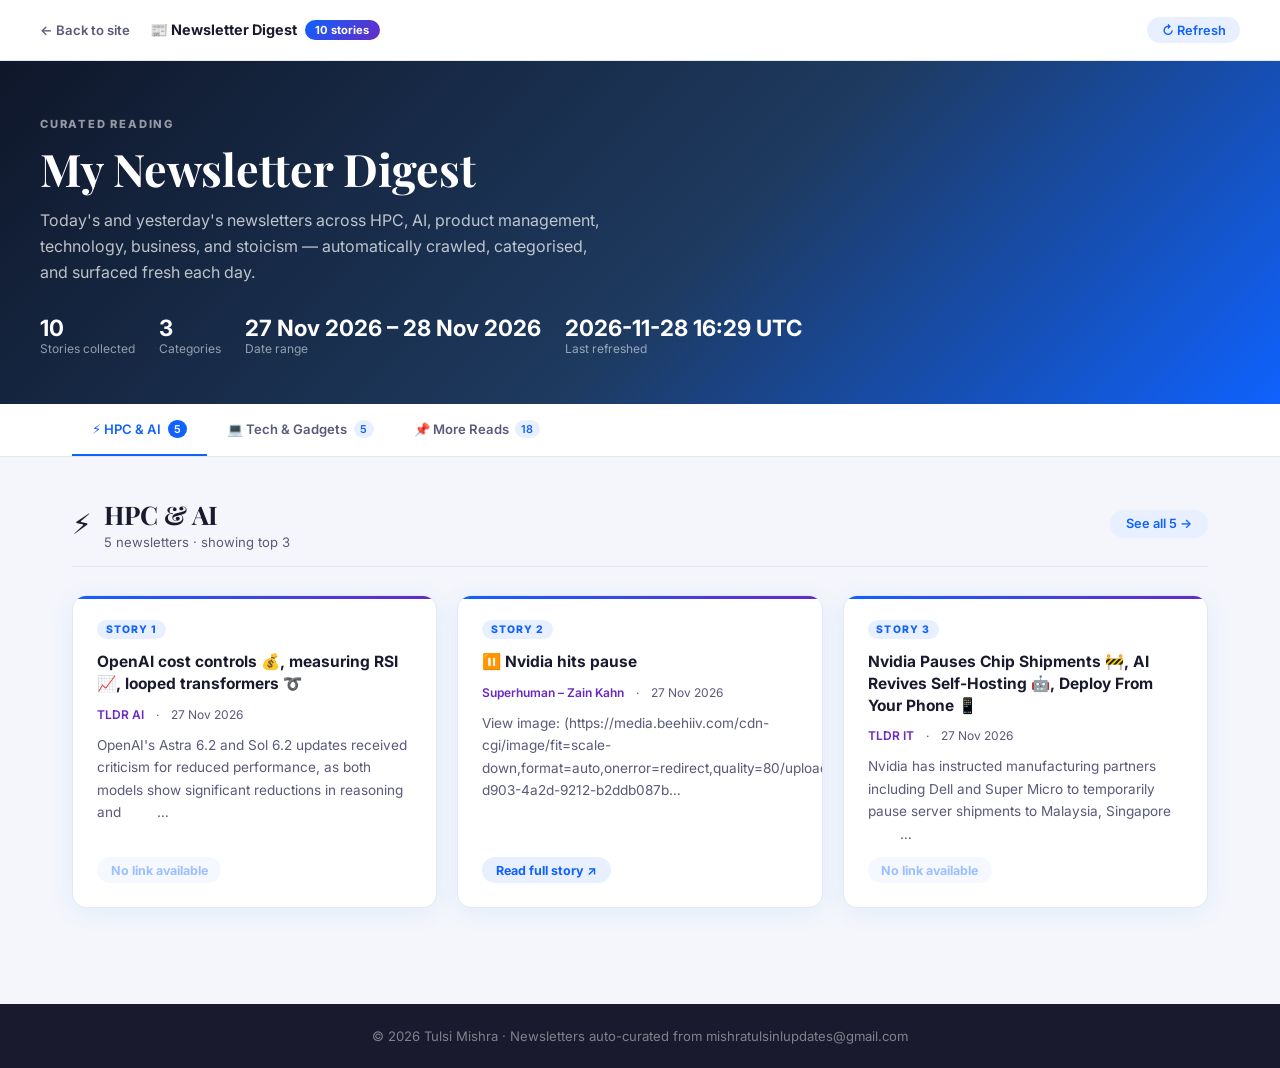
<file: newsletter.html>
<!DOCTYPE html>
<html lang="en">
<head>
  <meta charset="UTF-8" />
  <meta name="viewport" content="width=device-width, initial-scale=1.0" />
  <title>Newsletter Digest — Tulsi Mishra</title>
  <link rel="preconnect" href="https://fonts.googleapis.com" />
  <link rel="preconnect" href="https://fonts.gstatic.com" crossorigin />
  <link href="https://fonts.googleapis.com/css2?family=Inter:wght@300;400;500;600;700&family=Playfair+Display:wght@700&display=swap" rel="stylesheet" />
  <!-- Newsletter data — regenerated by fetch_newsletters.py -->
  <script src="newsletter_data.js"></script>
  <style>
    *, *::before, *::after { box-sizing: border-box; margin: 0; padding: 0; }

    :root {
      --primary: #0f62fe;
      --accent:  #6929c4;
      --text:    #1a1a2e;
      --muted:   #5a5a7a;
      --bg:      #f4f6fb;
      --white:   #ffffff;
      --border:  #e4e8f0;
      --radius:  14px;
      --shadow:  0 4px 24px rgba(15,98,254,.08);
      --shadow-lg: 0 12px 40px rgba(15,98,254,.14);
      --font: 'Inter', system-ui, sans-serif;
      --font-d: 'Playfair Display', Georgia, serif;
    }

    html { scroll-behavior: smooth; }
    body { font-family: var(--font); background: var(--bg); color: var(--text); }

    a { text-decoration: none; color: inherit; }

    /* ── TOPBAR ── */
    .topbar {
      background: rgba(255,255,255,.92);
      backdrop-filter: blur(14px);
      border-bottom: 1px solid var(--border);
      position: sticky; top: 0; z-index: 100;
      padding: 0 2rem;
    }
    .topbar-inner {
      max-width: 1200px; margin: 0 auto;
      height: 60px; display: flex; align-items: center; justify-content: space-between; gap: 1rem;
    }
    .topbar-left { display: flex; align-items: center; gap: 1.25rem; }
    .back-link {
      font-size: .82rem; font-weight: 600; color: var(--muted);
      display: flex; align-items: center; gap: .4rem; transition: color .2s;
    }
    .back-link:hover { color: var(--primary); }
    .topbar-title {
      font-size: .9rem; font-weight: 700; color: var(--text);
      display: flex; align-items: center; gap: .5rem;
    }
    .topbar-badge {
      font-size: .7rem; font-weight: 700; background: linear-gradient(135deg,var(--primary),var(--accent));
      color: #fff; padding: .2rem .65rem; border-radius: 100px;
    }
    .refresh-btn {
      font-size: .8rem; font-weight: 600; color: var(--primary);
      background: #e8f0ff; border: none; padding: .35rem .9rem; border-radius: 100px;
      cursor: pointer; font-family: var(--font); transition: all .2s; display: flex; align-items: center; gap: .4rem;
    }
    .refresh-btn:hover:not(:disabled) { background: var(--primary); color: #fff; }
    .refresh-btn:disabled { opacity: .7; cursor: not-allowed; }
    /* Toast notification */
    .toast {
      position: fixed; bottom: 2rem; right: 2rem; z-index: 9999;
      padding: .75rem 1.25rem; border-radius: 10px;
      font-size: .85rem; font-weight: 600; color: #fff;
      box-shadow: 0 4px 20px rgba(0,0,0,.2); max-width: 340px;
      animation: slideIn .25s ease;
    }
    .toast.error  { background: #e53e3e; }
    .toast.success{ background: #38a169; }
    @keyframes slideIn { from { opacity:0; transform:translateY(12px); } to { opacity:1; transform:none; } }

    /* ── HERO ── */
    .hero {
      background: linear-gradient(135deg, #0f172a 0%, #1e3a5f 55%, #0f62fe 100%);
      color: #fff; padding: 3.5rem 2rem 3rem;
    }
    .hero-inner { max-width: 1200px; margin: 0 auto; }
    .hero-label {
      font-size: .7rem; font-weight: 800; letter-spacing: .16em; text-transform: uppercase;
      color: rgba(255,255,255,.55); margin-bottom: .75rem;
    }
    .hero h1 { font-family: var(--font-d); font-size: clamp(1.8rem,4vw,2.8rem); margin-bottom: .75rem; line-height: 1.15; }
    .hero p { font-size: 1rem; color: rgba(255,255,255,.72); max-width: 560px; margin-bottom: 1.75rem; line-height: 1.65; }
    .hero-meta { display: flex; flex-wrap: wrap; gap: 1.5rem; }
    .hero-stat { display: flex; flex-direction: column; }
    .hero-stat strong { font-size: 1.4rem; font-weight: 700; }
    .hero-stat span { font-size: .75rem; color: rgba(255,255,255,.55); }

    /* ── CATEGORY TABS ── */
    .tabs-wrap { background: var(--white); border-bottom: 1px solid var(--border); position: sticky; top: 60px; z-index: 90; }
    .tabs { max-width: 1200px; margin: 0 auto; padding: 0 2rem; display: flex; gap: 0; overflow-x: auto; scrollbar-width: none; }
    .tabs::-webkit-scrollbar { display: none; }
    .tab-btn {
      padding: 1rem 1.25rem; font-size: .82rem; font-weight: 600; color: var(--muted);
      border: none; background: none; cursor: pointer; font-family: var(--font);
      border-bottom: 2px solid transparent; white-space: nowrap; transition: all .2s;
      display: flex; align-items: center; gap: .4rem;
    }
    .tab-btn:hover { color: var(--primary); }
    .tab-btn.active { color: var(--primary); border-bottom-color: var(--primary); }
    .tab-count { font-size: .68rem; background: #e8f0ff; color: var(--primary); padding: .15rem .4rem; border-radius: 100px; }
    .tab-btn.active .tab-count { background: var(--primary); color: #fff; }

    /* ── MAIN LAYOUT ── */
    .page { max-width: 1200px; margin: 0 auto; padding: 2.5rem 2rem 4rem; }

    /* Loading / error states */
    .state-msg {
      text-align: center; padding: 5rem 2rem; color: var(--muted);
    }
    .state-msg .icon { font-size: 3rem; display: block; margin-bottom: 1rem; }
    .state-msg h2 { font-size: 1.3rem; margin-bottom: .5rem; color: var(--text); }
    .state-msg p { font-size: .9rem; line-height: 1.6; max-width: 480px; margin: 0 auto .75rem; }
    .state-msg code { font-size: .8rem; background: #e8ecf4; padding: .2rem .5rem; border-radius: 4px; }

    /* ── CATEGORY SECTION ── */
    .cat-section { display: none; }
    .cat-section.visible { display: block; }

    .cat-header {
      display: flex; align-items: center; justify-content: space-between;
      margin-bottom: 1.75rem; padding-bottom: 1rem; border-bottom: 1px solid var(--border);
    }
    .cat-title { display: flex; align-items: center; gap: .75rem; }
    .cat-emoji { font-size: 1.75rem; }
    .cat-title h2 { font-family: var(--font-d); font-size: 1.6rem; }
    .cat-subtitle { font-size: .82rem; color: var(--muted); margin-top: .15rem; }
    .see-all-btn {
      font-size: .8rem; font-weight: 600; color: var(--primary);
      background: #e8f0ff; border: none; padding: .4rem 1rem; border-radius: 100px;
      cursor: pointer; font-family: var(--font); transition: all .2s;
    }
    .see-all-btn:hover { background: var(--primary); color: #fff; }

    /* ── TOP STORIES GRID ── */
    .top-grid {
      display: grid; grid-template-columns: repeat(3, 1fr); gap: 1.25rem; margin-bottom: 2rem;
    }

    .story-card {
      background: var(--white); border: 1px solid var(--border); border-radius: var(--radius);
      padding: 1.5rem; box-shadow: var(--shadow); transition: all .25s;
      display: flex; flex-direction: column; gap: .75rem;
      position: relative; overflow: hidden;
    }
    .story-card::before {
      content: ''; position: absolute; top: 0; left: 0; right: 0; height: 3px;
      background: linear-gradient(90deg, var(--primary), var(--accent));
    }
    .story-card:hover { transform: translateY(-4px); box-shadow: var(--shadow-lg); }

    .story-num {
      font-size: .65rem; font-weight: 800; letter-spacing: .1em; text-transform: uppercase;
      color: var(--primary); background: #e8f0ff; padding: .2rem .55rem; border-radius: 100px;
      width: fit-content;
    }
    .story-title {
      font-size: .97rem; font-weight: 700; color: var(--text); line-height: 1.4;
    }
    .story-meta {
      display: flex; align-items: center; gap: .75rem; font-size: .75rem; color: var(--muted);
    }
    .story-sender { font-weight: 600; color: var(--accent); }
    .story-snippet { font-size: .85rem; color: var(--muted); line-height: 1.65; flex: 1; }
    .story-link {
      display: inline-flex; align-items: center; gap: .35rem;
      font-size: .78rem; font-weight: 700; color: var(--primary);
      background: #e8f0ff; padding: .35rem .85rem; border-radius: 100px;
      transition: all .2s; width: fit-content; margin-top: auto;
    }
    .story-link:hover { background: var(--primary); color: #fff; }
    .story-link.no-link { opacity: .4; cursor: default; }
    .story-link.no-link:hover { background: #e8f0ff; color: var(--primary); }

    /* ── ALL STORIES TABLE ── */
    .all-stories { display: none; margin-top: 1.5rem; }
    .all-stories.open { display: block; }

    .all-table { width: 100%; border-collapse: collapse; }
    .all-table th {
      font-size: .72rem; font-weight: 700; letter-spacing: .08em; text-transform: uppercase;
      color: var(--muted); border-bottom: 2px solid var(--border); padding: .6rem 1rem; text-align: left;
      background: var(--bg);
    }
    .all-table td {
      padding: .8rem 1rem; border-bottom: 1px solid var(--border);
      font-size: .83rem; vertical-align: top;
    }
    .all-table tr:hover td { background: #f7f9ff; }
    .all-table td:first-child { font-weight: 600; color: var(--text); width: 38%; }
    .all-table td:nth-child(2) { color: var(--accent); font-weight: 600; width: 18%; }
    .all-table td:nth-child(3) { color: var(--muted); width: 12%; }
    .all-table td:last-child { width: 32%; }
    .table-link {
      font-size: .75rem; font-weight: 600; color: var(--primary);
      text-decoration: underline; text-underline-offset: 2px;
    }

    /* ── EMPTY CAT ── */
    .cat-empty { text-align: center; padding: 3rem; color: var(--muted); font-size: .9rem; }

    /* ── FOOTER ── */
    footer { background: var(--text); color: rgba(255,255,255,.45); text-align: center; padding: 1.5rem 2rem; font-size: .82rem; }

    /* ── RESPONSIVE ── */
    @media (max-width: 900px) { .top-grid { grid-template-columns: repeat(2,1fr); } }
    @media (max-width: 600px) {
      .top-grid { grid-template-columns: 1fr; }
      .hero { padding: 2.5rem 1.25rem 2rem; }
      .page { padding: 1.5rem 1rem 3rem; }
      .topbar { padding: 0 1rem; }
    }
  </style>
</head>
<body>

<!-- TOPBAR -->
<div class="topbar">
  <div class="topbar-inner">
    <div class="topbar-left">
      <a href="index.html" class="back-link">← Back to site</a>
      <span class="topbar-title">
        📰 Newsletter Digest
        <span class="topbar-badge" id="topbar-count">—</span>
      </span>
    </div>
    <button class="refresh-btn" id="refresh-btn" onclick="doRefresh()">
      ↻ Refresh
    </button>
  </div>
</div>

<!-- HERO -->
<div class="hero">
  <div class="hero-inner">
    <div class="hero-label">Curated Reading</div>
    <h1>My Newsletter Digest</h1>
    <p>Today's and yesterday's newsletters across HPC, AI, product management, technology, business, and stoicism — automatically crawled, categorised, and surfaced fresh each day.</p>
    <div class="hero-meta" id="hero-meta">
      <div class="hero-stat"><strong id="stat-total">—</strong><span>Stories collected</span></div>
      <div class="hero-stat"><strong id="stat-cats">—</strong><span>Categories</span></div>
      <div class="hero-stat"><strong id="stat-range">—</strong><span>Date range</span></div>
      <div class="hero-stat"><strong id="stat-updated">—</strong><span>Last refreshed</span></div>
    </div>
  </div>
</div>

<!-- TABS -->
<div class="tabs-wrap">
  <div class="tabs" id="tabs">
    <!-- Populated by JS -->
  </div>
</div>

<!-- PAGE -->
<div class="page" id="page">
  <div class="state-msg" id="empty-state">
    <span class="icon">📭</span>
    <h2>No newsletter data yet</h2>
    <p>Run the crawler to fetch and categorise your newsletters from <strong>mishratulsinlupdates@gmail.com</strong>.</p>
    <p>In your terminal, <code>cd</code> into the Website folder and run:</p>
    <p><code>python3 fetch_newsletters.py</code></p>
    <p>You'll need a <strong>Gmail App Password</strong> — generate one at<br/><strong>myaccount.google.com → Security → App Passwords</strong></p>
  </div>
</div>

<!-- FOOTER -->
<footer>
  <p>© 2026 Tulsi Mishra · Newsletters auto-curated from mishratulsinlupdates@gmail.com</p>
</footer>

<script>
// ── State ────────────────────────────────────────────────────────────────────
let data = null;
let activeCat = null;

// ── Load data — reads from newsletter_data.js (window.NEWSLETTER_DATA) ───────
function loadData() {
  const page  = document.getElementById('page');
  const empty = document.getElementById('empty-state');

  if (window.NEWSLETTER_DATA && window.NEWSLETTER_DATA.categories && window.NEWSLETTER_DATA.categories.length) {
    data = window.NEWSLETTER_DATA;
    renderAll();
  } else {
    // Show empty state with setup instructions
    page.innerHTML = '';
    page.appendChild(empty);
    empty.style.display = 'block';
  }
}

// ── Render everything ────────────────────────────────────────────────────────
function renderAll() {
  if (!data || !data.categories || data.categories.length === 0) return;

  // Stats
  document.getElementById('stat-total').textContent   = data.total_categorised ?? '—';
  document.getElementById('stat-cats').textContent    = data.categories.length;
  document.getElementById('stat-range').textContent   = data.date_range ?? 'Today & Yesterday';
  document.getElementById('stat-updated').textContent = data.generated ?? '—';
  document.getElementById('topbar-count').textContent = (data.total_categorised ?? 0) + ' stories';

  // Tabs
  const tabsEl = document.getElementById('tabs');
  tabsEl.innerHTML = '';
  data.categories.forEach((cat, i) => {
    const btn = document.createElement('button');
    btn.className = 'tab-btn' + (i === 0 ? ' active' : '');
    btn.dataset.key = cat.key;
    btn.innerHTML = `${cat.emoji} ${cat.name} <span class="tab-count">${cat.count}</span>`;
    btn.onclick = () => switchTab(cat.key);
    tabsEl.appendChild(btn);
  });

  // Sections
  const page = document.getElementById('page');
  page.innerHTML = '';
  data.categories.forEach((cat, i) => {
    page.appendChild(buildCatSection(cat, i === 0));
  });

  activeCat = data.categories[0].key;
}

// ── Switch tab ───────────────────────────────────────────────────────────────
function switchTab(key) {
  activeCat = key;
  document.querySelectorAll('.tab-btn').forEach(b => b.classList.toggle('active', b.dataset.key === key));
  document.querySelectorAll('.cat-section').forEach(s => s.classList.toggle('visible', s.dataset.key === key));
}

// ── Build category section ────────────────────────────────────────────────────
function buildCatSection(cat, visible) {
  const sec = document.createElement('section');
  sec.className = 'cat-section' + (visible ? ' visible' : '');
  sec.dataset.key = cat.key;

  // Header
  const topN = cat.top?.length ?? 0;
  const allN = cat.all?.length ?? 0;

  sec.innerHTML = `
    <div class="cat-header">
      <div class="cat-title">
        <span class="cat-emoji">${cat.emoji}</span>
        <div>
          <h2>${cat.name}</h2>
          <div class="cat-subtitle">${allN} newsletter${allN !== 1 ? 's' : ''} · showing top ${topN}</div>
        </div>
      </div>
      ${allN > topN ? `<button class="see-all-btn" onclick="toggleAll('${cat.key}')">See all ${allN} →</button>` : ''}
    </div>`;

  // Top stories grid
  if (topN === 0) {
    sec.innerHTML += `<div class="cat-empty">No stories in this category yet. Run the crawler to populate.</div>`;
  } else {
    const grid = document.createElement('div');
    grid.className = 'top-grid';
    cat.top.forEach((s, idx) => {
      grid.appendChild(buildStoryCard(s, idx + 1));
    });
    sec.appendChild(grid);
  }

  // All stories table (hidden by default)
  if (allN > topN) {
    const allWrap = document.createElement('div');
    allWrap.className = 'all-stories';
    allWrap.id = `all-${cat.key}`;
    allWrap.innerHTML = `
      <table class="all-table">
        <thead>
          <tr>
            <th>Subject / Title</th>
            <th>From</th>
            <th>Date</th>
            <th>Read</th>
          </tr>
        </thead>
        <tbody>
          ${cat.all.map(s => `
            <tr>
              <td>${esc(s.title)}</td>
              <td>${esc(s.sender)}</td>
              <td>${esc(s.date)}</td>
              <td>${s.link
                ? `<a href="${esc(s.link)}" target="_blank" class="table-link">Open ↗</a>`
                : `<span style="color:var(--muted);font-size:.75rem">No link</span>`
              }</td>
            </tr>`).join('')}
        </tbody>
      </table>`;
    sec.appendChild(allWrap);
  }

  return sec;
}

// ── Build story card ──────────────────────────────────────────────────────────
function buildStoryCard(story, num) {
  const card = document.createElement('div');
  card.className = 'story-card';
  card.innerHTML = `
    <span class="story-num">Story ${num}</span>
    <div class="story-title">${esc(story.title)}</div>
    <div class="story-meta">
      <span class="story-sender">${esc(story.sender)}</span>
      <span>·</span>
      <span>${esc(story.date)}</span>
    </div>
    <div class="story-snippet">${esc(story.snippet)}</div>
    ${story.link
      ? `<a href="${esc(story.link)}" target="_blank" class="story-link">Read full story ↗</a>`
      : `<span class="story-link no-link">No link available</span>`
    }`;
  return card;
}

// ── Toggle all-stories table ──────────────────────────────────────────────────
function toggleAll(key) {
  const el  = document.getElementById(`all-${key}`);
  const btn = document.querySelector(`[data-key="${key}"] .see-all-btn`);
  if (!el) return;
  el.classList.toggle('open');
  if (el.classList.contains('open')) {
    btn.textContent = 'Hide ↑';
    el.scrollIntoView({ behavior: 'smooth', block: 'start' });
  } else {
    const cat = data.categories.find(c => c.key === key);
    btn.textContent = `See all ${cat?.all?.length ?? ''} →`;
  }
}

// ── Util ──────────────────────────────────────────────────────────────────────
function esc(str) {
  if (!str) return '';
  return str.replace(/&/g,'&amp;').replace(/</g,'&lt;').replace(/>/g,'&gt;').replace(/"/g,'&quot;');
}

// ── Refresh — calls server.py /api/refresh, falls back to page reload ─────────
async function doRefresh() {
  const btn  = document.getElementById('refresh-btn');
  const orig = btn.innerHTML;
  btn.disabled = true;
  btn.innerHTML = '⏳ Fetching…';

  try {
    const res  = await fetch('/api/refresh', { method: 'POST' });
    const json = await res.json();

    if (json.ok) {
      btn.innerHTML = '✅ Done!';
      showToast('Newsletters updated! Reloading…', 'success');
      setTimeout(() => window.location.reload(), 1200);
    } else {
      btn.innerHTML = orig;
      btn.disabled  = false;
      const firstLine = (json.message || 'Unknown error').split('\n')[0];
      showToast('Crawler failed: ' + firstLine, 'error');
    }
  } catch {
    // /api/refresh not available (opened as file:// or plain http.server) — just reload
    window.location.reload();
  }
}

// ── Toast ─────────────────────────────────────────────────────────────────────
function showToast(msg, type = 'success') {
  const t = document.createElement('div');
  t.className = `toast ${type}`;
  t.textContent = msg;
  document.body.appendChild(t);
  setTimeout(() => t.remove(), 4000);
}

// ── Boot ──────────────────────────────────────────────────────────────────────
loadData();
</script>
</body>
</html>
</file>
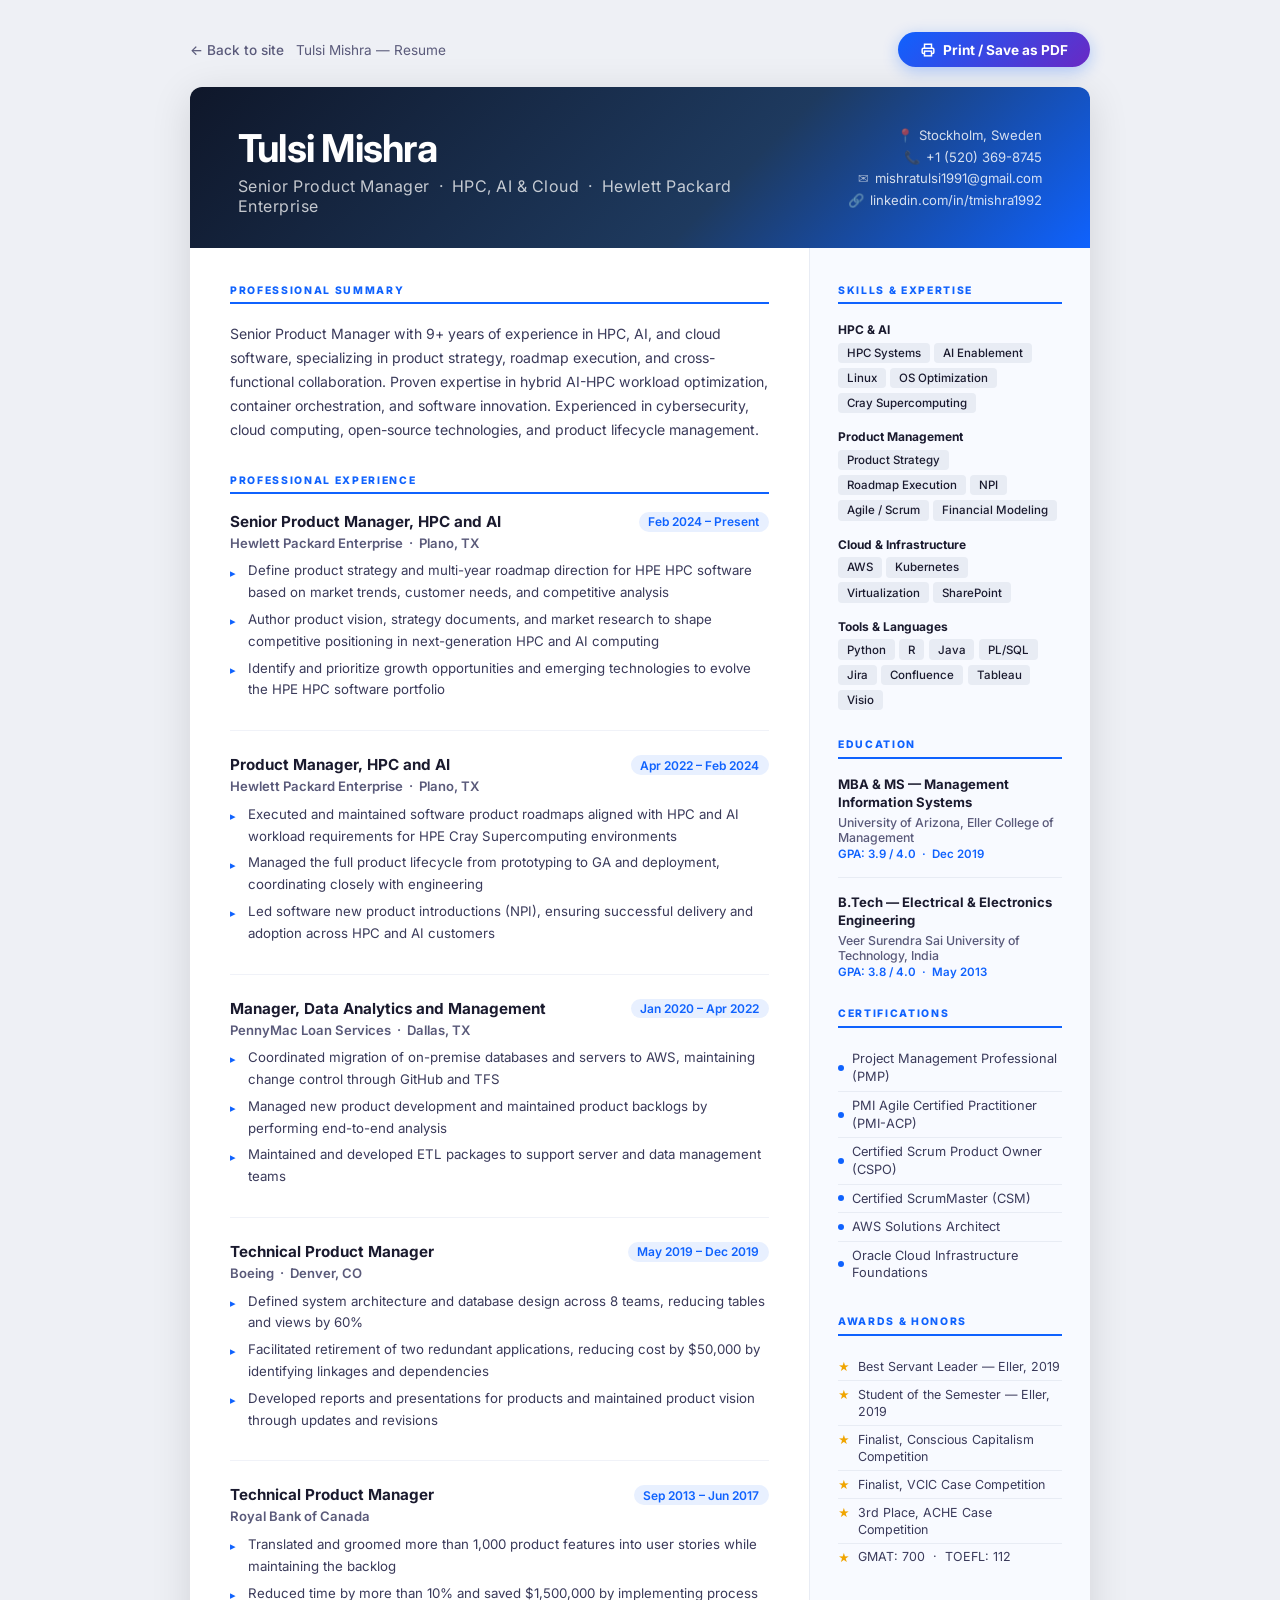
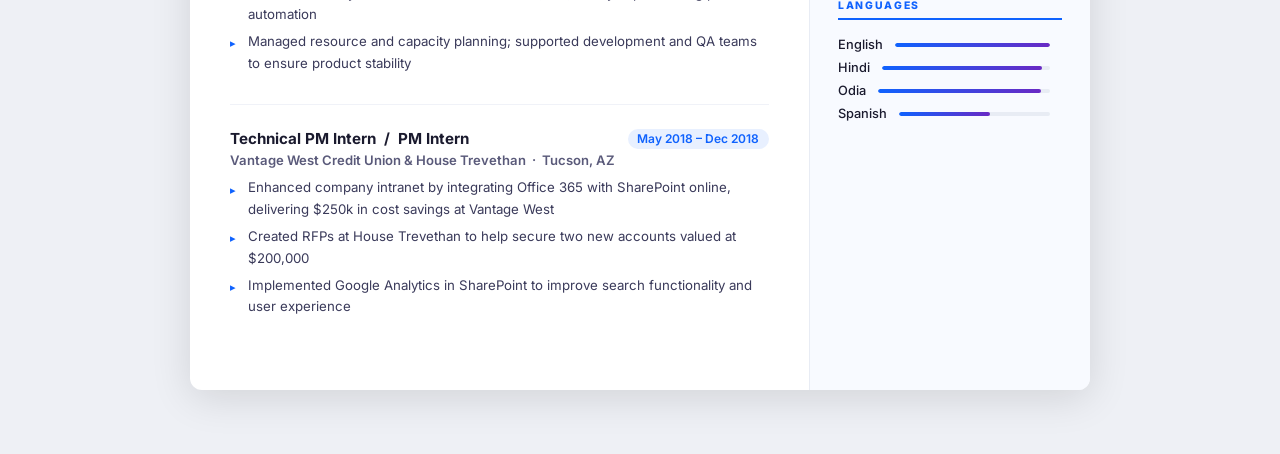
<file: resume.html>
<!DOCTYPE html>
<html lang="en">
<head>
  <meta charset="UTF-8" />
  <meta name="viewport" content="width=device-width, initial-scale=1.0" />
  <title>Tulsi Mishra — Resume</title>
  <link rel="preconnect" href="https://fonts.googleapis.com" />
  <link rel="preconnect" href="https://fonts.gstatic.com" crossorigin />
  <link href="https://fonts.googleapis.com/css2?family=Inter:wght@300;400;500;600;700&display=swap" rel="stylesheet" />
  <style>
    /* ===== SCREEN WRAPPER ===== */
    *, *::before, *::after { box-sizing: border-box; margin: 0; padding: 0; }

    body {
      font-family: 'Inter', system-ui, sans-serif;
      background: #eef0f5;
      color: #1a1a2e;
      min-height: 100vh;
      padding: 2rem 1rem 4rem;
    }

    /* ===== PRINT TOOLBAR ===== */
    .toolbar {
      max-width: 900px;
      margin: 0 auto 1.25rem;
      display: flex;
      align-items: center;
      justify-content: space-between;
      gap: 1rem;
      flex-wrap: wrap;
    }

    .toolbar-left {
      display: flex;
      align-items: center;
      gap: 0.75rem;
    }

    .back-link {
      text-decoration: none;
      color: #5a5a7a;
      font-size: 0.85rem;
      font-weight: 500;
      display: flex;
      align-items: center;
      gap: 0.4rem;
      transition: color 0.2s;
    }

    .back-link:hover { color: #0f62fe; }

    .toolbar-title {
      font-size: 0.85rem;
      color: #5a5a7a;
    }

    .print-btn {
      background: linear-gradient(135deg, #0f62fe, #6929c4);
      color: white;
      border: none;
      padding: 0.6rem 1.4rem;
      border-radius: 100px;
      font-size: 0.85rem;
      font-weight: 700;
      cursor: pointer;
      display: flex;
      align-items: center;
      gap: 0.5rem;
      font-family: 'Inter', sans-serif;
      transition: opacity 0.2s, transform 0.2s;
      box-shadow: 0 4px 16px rgba(15,98,254,0.3);
    }

    .print-btn:hover { opacity: 0.88; transform: translateY(-1px); }

    /* ===== RESUME PAPER ===== */
    .resume {
      max-width: 900px;
      margin: 0 auto;
      background: white;
      border-radius: 12px;
      box-shadow: 0 8px 40px rgba(0,0,0,0.12);
      overflow: hidden;
    }

    /* ===== HEADER ===== */
    .resume-header {
      background: linear-gradient(135deg, #0f172a 0%, #1e3a5f 60%, #0f62fe 100%);
      color: white;
      padding: 2.5rem 3rem 2rem;
    }

    .header-top {
      display: flex;
      justify-content: space-between;
      align-items: flex-start;
      gap: 2rem;
    }

    .resume-name {
      font-size: 2.4rem;
      font-weight: 700;
      letter-spacing: -0.02em;
      line-height: 1.1;
    }

    .resume-title {
      font-size: 1rem;
      font-weight: 400;
      color: rgba(255,255,255,0.75);
      margin-top: 0.4rem;
      letter-spacing: 0.03em;
    }

    .contact-info {
      display: flex;
      flex-direction: column;
      align-items: flex-end;
      gap: 0.35rem;
    }

    .contact-info a,
    .contact-info span {
      font-size: 0.82rem;
      color: rgba(255,255,255,0.82);
      text-decoration: none;
      display: flex;
      align-items: center;
      gap: 0.4rem;
      transition: color 0.15s;
    }

    .contact-info a:hover { color: white; }

    .contact-icon { font-size: 0.85rem; opacity: 0.7; }

    /* ===== BODY ===== */
    .resume-body {
      display: grid;
      grid-template-columns: 1fr 280px;
      gap: 0;
    }

    .main-col {
      padding: 2.25rem 2.5rem 2.5rem;
      border-right: 1px solid #e8ecf4;
    }

    .side-col {
      padding: 2.25rem 1.75rem 2.5rem;
      background: #f8faff;
    }

    /* ===== SECTION HEADINGS ===== */
    .section {
      margin-bottom: 2rem;
    }

    .section-heading {
      font-size: 0.65rem;
      font-weight: 800;
      letter-spacing: 0.16em;
      text-transform: uppercase;
      color: #0f62fe;
      border-bottom: 2px solid #0f62fe;
      padding-bottom: 0.35rem;
      margin-bottom: 1.1rem;
    }

    /* ===== SUMMARY ===== */
    .summary-text {
      font-size: 0.88rem;
      line-height: 1.7;
      color: #3a3a5a;
    }

    /* ===== EXPERIENCE ===== */
    .job {
      margin-bottom: 1.5rem;
      padding-bottom: 1.5rem;
      border-bottom: 1px solid #f0f2f8;
    }

    .job:last-child { border-bottom: none; margin-bottom: 0; padding-bottom: 0; }

    .job-header {
      display: flex;
      justify-content: space-between;
      align-items: flex-start;
      gap: 1rem;
      margin-bottom: 0.2rem;
    }

    .job-title {
      font-size: 0.95rem;
      font-weight: 700;
      color: #1a1a2e;
      line-height: 1.3;
    }

    .job-dates {
      font-size: 0.75rem;
      color: #0f62fe;
      font-weight: 600;
      white-space: nowrap;
      padding: 0.15rem 0.6rem;
      background: #e8f0ff;
      border-radius: 100px;
      flex-shrink: 0;
    }

    .job-company {
      font-size: 0.82rem;
      font-weight: 600;
      color: #5a5a7a;
      margin-bottom: 0.6rem;
    }

    .job-bullets {
      list-style: none;
      padding: 0;
    }

    .job-bullets li {
      font-size: 0.83rem;
      line-height: 1.65;
      color: #3a3a5a;
      padding-left: 1.1rem;
      position: relative;
      margin-bottom: 0.3rem;
    }

    .job-bullets li::before {
      content: '▸';
      position: absolute;
      left: 0;
      color: #0f62fe;
      font-size: 0.7rem;
      top: 0.2rem;
    }

    /* ===== SIDEBAR ===== */
    .side-section {
      margin-bottom: 1.75rem;
    }

    /* SKILLS */
    .skill-group {
      margin-bottom: 1rem;
    }

    .skill-group-label {
      font-size: 0.75rem;
      font-weight: 700;
      color: #1a1a2e;
      margin-bottom: 0.35rem;
    }

    .skill-pills {
      display: flex;
      flex-wrap: wrap;
      gap: 0.3rem;
    }

    .skill-pill {
      font-size: 0.72rem;
      font-weight: 500;
      color: #1a1a2e;
      background: #e8ecf4;
      padding: 0.2rem 0.55rem;
      border-radius: 4px;
    }

    /* EDUCATION */
    .edu-item {
      margin-bottom: 1rem;
      padding-bottom: 1rem;
      border-bottom: 1px solid #e8ecf4;
    }

    .edu-item:last-child { border-bottom: none; margin-bottom: 0; padding-bottom: 0; }

    .edu-degree {
      font-size: 0.82rem;
      font-weight: 700;
      color: #1a1a2e;
      line-height: 1.35;
      margin-bottom: 0.2rem;
    }

    .edu-school {
      font-size: 0.77rem;
      color: #5a5a7a;
      font-weight: 500;
      margin-bottom: 0.15rem;
    }

    .edu-meta {
      font-size: 0.72rem;
      color: #0f62fe;
      font-weight: 600;
    }

    /* CERTS */
    .cert-list {
      list-style: none;
    }

    .cert-list li {
      font-size: 0.8rem;
      color: #3a3a5a;
      padding: 0.3rem 0;
      border-bottom: 1px solid #e8ecf4;
      display: flex;
      align-items: center;
      gap: 0.5rem;
      line-height: 1.4;
    }

    .cert-list li:last-child { border-bottom: none; }

    .cert-dot {
      width: 6px;
      height: 6px;
      border-radius: 50%;
      background: #0f62fe;
      flex-shrink: 0;
    }

    /* AWARDS */
    .award-list {
      list-style: none;
    }

    .award-list li {
      font-size: 0.78rem;
      color: #3a3a5a;
      padding: 0.28rem 0;
      border-bottom: 1px solid #e8ecf4;
      display: flex;
      align-items: flex-start;
      gap: 0.5rem;
      line-height: 1.4;
    }

    .award-list li:last-child { border-bottom: none; }

    .award-star { color: #f0a500; font-size: 0.7rem; flex-shrink: 0; margin-top: 0.15rem; }

    /* LANGUAGES */
    .lang-list {
      display: flex;
      flex-direction: column;
      gap: 0.5rem;
    }

    .lang-item {
      display: flex;
      justify-content: space-between;
      align-items: center;
      font-size: 0.8rem;
    }

    .lang-name { color: #1a1a2e; font-weight: 500; }

    .lang-bar-wrap {
      flex: 1;
      height: 4px;
      background: #e8ecf4;
      border-radius: 2px;
      margin: 0 0.75rem;
      overflow: hidden;
    }

    .lang-bar-fill {
      height: 100%;
      background: linear-gradient(90deg, #0f62fe, #6929c4);
      border-radius: 2px;
    }

    /* ===== PRINT STYLES ===== */
    @media print {
      @page {
        size: A4;
        margin: 14mm 14mm 14mm 14mm;
      }

      body {
        background: white;
        padding: 0;
      }

      .toolbar { display: none !important; }

      .resume {
        box-shadow: none;
        border-radius: 0;
        max-width: 100%;
        width: 100%;
      }

      .resume-header {
        -webkit-print-color-adjust: exact;
        print-color-adjust: exact;
        padding: 1.5rem 2rem 1.25rem;
      }

      .resume-name { font-size: 1.9rem; }
      .resume-title { font-size: 0.88rem; }

      .main-col { padding: 1.5rem 2rem 2rem; }
      .side-col { padding: 1.5rem 1.5rem 2rem; }

      .job { margin-bottom: 1.1rem; padding-bottom: 1.1rem; }
      .job-title { font-size: 0.88rem; }
      .job-bullets li { font-size: 0.78rem; }

      .section-heading {
        -webkit-print-color-adjust: exact;
        print-color-adjust: exact;
      }

      .job-dates {
        -webkit-print-color-adjust: exact;
        print-color-adjust: exact;
      }

      .side-col {
        -webkit-print-color-adjust: exact;
        print-color-adjust: exact;
      }

      a { color: inherit !important; text-decoration: none; }
    }

    /* ===== RESPONSIVE ===== */
    @media (max-width: 700px) {
      .resume-body { grid-template-columns: 1fr; }
      .main-col { border-right: none; border-bottom: 1px solid #e8ecf4; padding: 1.75rem 1.5rem; }
      .side-col { padding: 1.75rem 1.5rem; background: white; }
      .header-top { flex-direction: column; }
      .contact-info { align-items: flex-start; }
      .resume-header { padding: 2rem 1.5rem 1.75rem; }
    }
  </style>
</head>
<body>

  <!-- TOOLBAR (screen only) -->
  <div class="toolbar">
    <div class="toolbar-left">
      <a href="index.html" class="back-link">&#8592; Back to site</a>
      <span class="toolbar-title">Tulsi Mishra &mdash; Resume</span>
    </div>
    <button class="print-btn" onclick="window.print()">
      <svg width="14" height="14" viewBox="0 0 24 24" fill="none" stroke="currentColor" stroke-width="2.5"><polyline points="6 9 6 2 18 2 18 9"/><path d="M6 18H4a2 2 0 01-2-2v-5a2 2 0 012-2h16a2 2 0 012 2v5a2 2 0 01-2 2h-2"/><rect x="6" y="14" width="12" height="8"/></svg>
      Print / Save as PDF
    </button>
  </div>

  <!-- RESUME -->
  <div class="resume">

    <!-- HEADER -->
    <div class="resume-header">
      <div class="header-top">
        <div>
          <div class="resume-name">Tulsi Mishra</div>
          <div class="resume-title">Senior Product Manager &nbsp;·&nbsp; HPC, AI &amp; Cloud &nbsp;·&nbsp; Hewlett Packard Enterprise</div>
        </div>
        <div class="contact-info">
          <span><span class="contact-icon">&#128205;</span> Stockholm, Sweden</span>
          <a href="tel:+15203698745"><span class="contact-icon">&#128222;</span> +1 (520) 369-8745</a>
          <a href="mailto:mishratulsi1991@gmail.com"><span class="contact-icon">&#9993;</span> mishratulsi1991@gmail.com</a>
          <a href="https://www.linkedin.com/in/tmishra1992" target="_blank"><span class="contact-icon">&#128279;</span> linkedin.com/in/tmishra1992</a>
        </div>
      </div>
    </div>

    <!-- BODY -->
    <div class="resume-body">

      <!-- MAIN COLUMN -->
      <div class="main-col">

        <!-- SUMMARY -->
        <div class="section">
          <div class="section-heading">Professional Summary</div>
          <p class="summary-text">Senior Product Manager with 9+ years of experience in HPC, AI, and cloud software, specializing in product strategy, roadmap execution, and cross-functional collaboration. Proven expertise in hybrid AI-HPC workload optimization, container orchestration, and software innovation. Experienced in cybersecurity, cloud computing, open-source technologies, and product lifecycle management.</p>
        </div>

        <!-- EXPERIENCE -->
        <div class="section">
          <div class="section-heading">Professional Experience</div>

          <div class="job">
            <div class="job-header">
              <div class="job-title">Senior Product Manager, HPC and AI</div>
              <span class="job-dates">Feb 2024 – Present</span>
            </div>
            <div class="job-company">Hewlett Packard Enterprise &nbsp;·&nbsp; Plano, TX</div>
            <ul class="job-bullets">
              <li>Define product strategy and multi-year roadmap direction for HPE HPC software based on market trends, customer needs, and competitive analysis</li>
              <li>Author product vision, strategy documents, and market research to shape competitive positioning in next-generation HPC and AI computing</li>
              <li>Identify and prioritize growth opportunities and emerging technologies to evolve the HPE HPC software portfolio</li>
            </ul>
          </div>

          <div class="job">
            <div class="job-header">
              <div class="job-title">Product Manager, HPC and AI</div>
              <span class="job-dates">Apr 2022 – Feb 2024</span>
            </div>
            <div class="job-company">Hewlett Packard Enterprise &nbsp;·&nbsp; Plano, TX</div>
            <ul class="job-bullets">
              <li>Executed and maintained software product roadmaps aligned with HPC and AI workload requirements for HPE Cray Supercomputing environments</li>
              <li>Managed the full product lifecycle from prototyping to GA and deployment, coordinating closely with engineering</li>
              <li>Led software new product introductions (NPI), ensuring successful delivery and adoption across HPC and AI customers</li>
            </ul>
          </div>

          <div class="job">
            <div class="job-header">
              <div class="job-title">Manager, Data Analytics and Management</div>
              <span class="job-dates">Jan 2020 – Apr 2022</span>
            </div>
            <div class="job-company">PennyMac Loan Services &nbsp;·&nbsp; Dallas, TX</div>
            <ul class="job-bullets">
              <li>Coordinated migration of on-premise databases and servers to AWS, maintaining change control through GitHub and TFS</li>
              <li>Managed new product development and maintained product backlogs by performing end-to-end analysis</li>
              <li>Maintained and developed ETL packages to support server and data management teams</li>
            </ul>
          </div>

          <div class="job">
            <div class="job-header">
              <div class="job-title">Technical Product Manager</div>
              <span class="job-dates">May 2019 – Dec 2019</span>
            </div>
            <div class="job-company">Boeing &nbsp;·&nbsp; Denver, CO</div>
            <ul class="job-bullets">
              <li>Defined system architecture and database design across 8 teams, reducing tables and views by 60%</li>
              <li>Facilitated retirement of two redundant applications, reducing cost by $50,000 by identifying linkages and dependencies</li>
              <li>Developed reports and presentations for products and maintained product vision through updates and revisions</li>
            </ul>
          </div>

          <div class="job">
            <div class="job-header">
              <div class="job-title">Technical Product Manager</div>
              <span class="job-dates">Sep 2013 – Jun 2017</span>
            </div>
            <div class="job-company">Royal Bank of Canada</div>
            <ul class="job-bullets">
              <li>Translated and groomed more than 1,000 product features into user stories while maintaining the backlog</li>
              <li>Reduced time by more than 10% and saved $1,500,000 by implementing process automation</li>
              <li>Managed resource and capacity planning; supported development and QA teams to ensure product stability</li>
            </ul>
          </div>

          <div class="job">
            <div class="job-header">
              <div class="job-title">Technical PM Intern &nbsp;/&nbsp; PM Intern</div>
              <span class="job-dates">May 2018 – Dec 2018</span>
            </div>
            <div class="job-company">Vantage West Credit Union &amp; House Trevethan &nbsp;·&nbsp; Tucson, AZ</div>
            <ul class="job-bullets">
              <li>Enhanced company intranet by integrating Office 365 with SharePoint online, delivering $250k in cost savings at Vantage West</li>
              <li>Created RFPs at House Trevethan to help secure two new accounts valued at $200,000</li>
              <li>Implemented Google Analytics in SharePoint to improve search functionality and user experience</li>
            </ul>
          </div>

        </div>
      </div>

      <!-- SIDE COLUMN -->
      <div class="side-col">

        <!-- SKILLS -->
        <div class="side-section">
          <div class="section-heading">Skills &amp; Expertise</div>

          <div class="skill-group">
            <div class="skill-group-label">HPC &amp; AI</div>
            <div class="skill-pills">
              <span class="skill-pill">HPC Systems</span>
              <span class="skill-pill">AI Enablement</span>
              <span class="skill-pill">Linux</span>
              <span class="skill-pill">OS Optimization</span>
              <span class="skill-pill">Cray Supercomputing</span>
            </div>
          </div>

          <div class="skill-group">
            <div class="skill-group-label">Product Management</div>
            <div class="skill-pills">
              <span class="skill-pill">Product Strategy</span>
              <span class="skill-pill">Roadmap Execution</span>
              <span class="skill-pill">NPI</span>
              <span class="skill-pill">Agile / Scrum</span>
              <span class="skill-pill">Financial Modeling</span>
            </div>
          </div>

          <div class="skill-group">
            <div class="skill-group-label">Cloud &amp; Infrastructure</div>
            <div class="skill-pills">
              <span class="skill-pill">AWS</span>
              <span class="skill-pill">Kubernetes</span>
              <span class="skill-pill">Virtualization</span>
              <span class="skill-pill">SharePoint</span>
            </div>
          </div>

          <div class="skill-group">
            <div class="skill-group-label">Tools &amp; Languages</div>
            <div class="skill-pills">
              <span class="skill-pill">Python</span>
              <span class="skill-pill">R</span>
              <span class="skill-pill">Java</span>
              <span class="skill-pill">PL/SQL</span>
              <span class="skill-pill">Jira</span>
              <span class="skill-pill">Confluence</span>
              <span class="skill-pill">Tableau</span>
              <span class="skill-pill">Visio</span>
            </div>
          </div>
        </div>

        <!-- EDUCATION -->
        <div class="side-section">
          <div class="section-heading">Education</div>

          <div class="edu-item">
            <div class="edu-degree">MBA &amp; MS — Management Information Systems</div>
            <div class="edu-school">University of Arizona, Eller College of Management</div>
            <div class="edu-meta">GPA: 3.9 / 4.0 &nbsp;·&nbsp; Dec 2019</div>
          </div>

          <div class="edu-item">
            <div class="edu-degree">B.Tech — Electrical &amp; Electronics Engineering</div>
            <div class="edu-school">Veer Surendra Sai University of Technology, India</div>
            <div class="edu-meta">GPA: 3.8 / 4.0 &nbsp;·&nbsp; May 2013</div>
          </div>
        </div>

        <!-- CERTIFICATIONS -->
        <div class="side-section">
          <div class="section-heading">Certifications</div>
          <ul class="cert-list">
            <li><span class="cert-dot"></span>Project Management Professional (PMP)</li>
            <li><span class="cert-dot"></span>PMI Agile Certified Practitioner (PMI-ACP)</li>
            <li><span class="cert-dot"></span>Certified Scrum Product Owner (CSPO)</li>
            <li><span class="cert-dot"></span>Certified ScrumMaster (CSM)</li>
            <li><span class="cert-dot"></span>AWS Solutions Architect</li>
            <li><span class="cert-dot"></span>Oracle Cloud Infrastructure Foundations</li>
          </ul>
        </div>

        <!-- AWARDS -->
        <div class="side-section">
          <div class="section-heading">Awards &amp; Honors</div>
          <ul class="award-list">
            <li><span class="award-star">&#9733;</span>Best Servant Leader — Eller, 2019</li>
            <li><span class="award-star">&#9733;</span>Student of the Semester — Eller, 2019</li>
            <li><span class="award-star">&#9733;</span>Finalist, Conscious Capitalism Competition</li>
            <li><span class="award-star">&#9733;</span>Finalist, VCIC Case Competition</li>
            <li><span class="award-star">&#9733;</span>3rd Place, ACHE Case Competition</li>
            <li><span class="award-star">&#9733;</span>GMAT: 700 &nbsp;·&nbsp; TOEFL: 112</li>
          </ul>
        </div>

        <!-- LANGUAGES -->
        <div class="side-section">
          <div class="section-heading">Languages</div>
          <div class="lang-list">
            <div class="lang-item">
              <span class="lang-name">English</span>
              <div class="lang-bar-wrap"><div class="lang-bar-fill" style="width:100%"></div></div>
            </div>
            <div class="lang-item">
              <span class="lang-name">Hindi</span>
              <div class="lang-bar-wrap"><div class="lang-bar-fill" style="width:95%"></div></div>
            </div>
            <div class="lang-item">
              <span class="lang-name">Odia</span>
              <div class="lang-bar-wrap"><div class="lang-bar-fill" style="width:95%"></div></div>
            </div>
            <div class="lang-item">
              <span class="lang-name">Spanish</span>
              <div class="lang-bar-wrap"><div class="lang-bar-fill" style="width:60%"></div></div>
            </div>
          </div>
        </div>

      </div><!-- /side-col -->
    </div><!-- /resume-body -->
  </div><!-- /resume -->

</body>
</html>
</file>
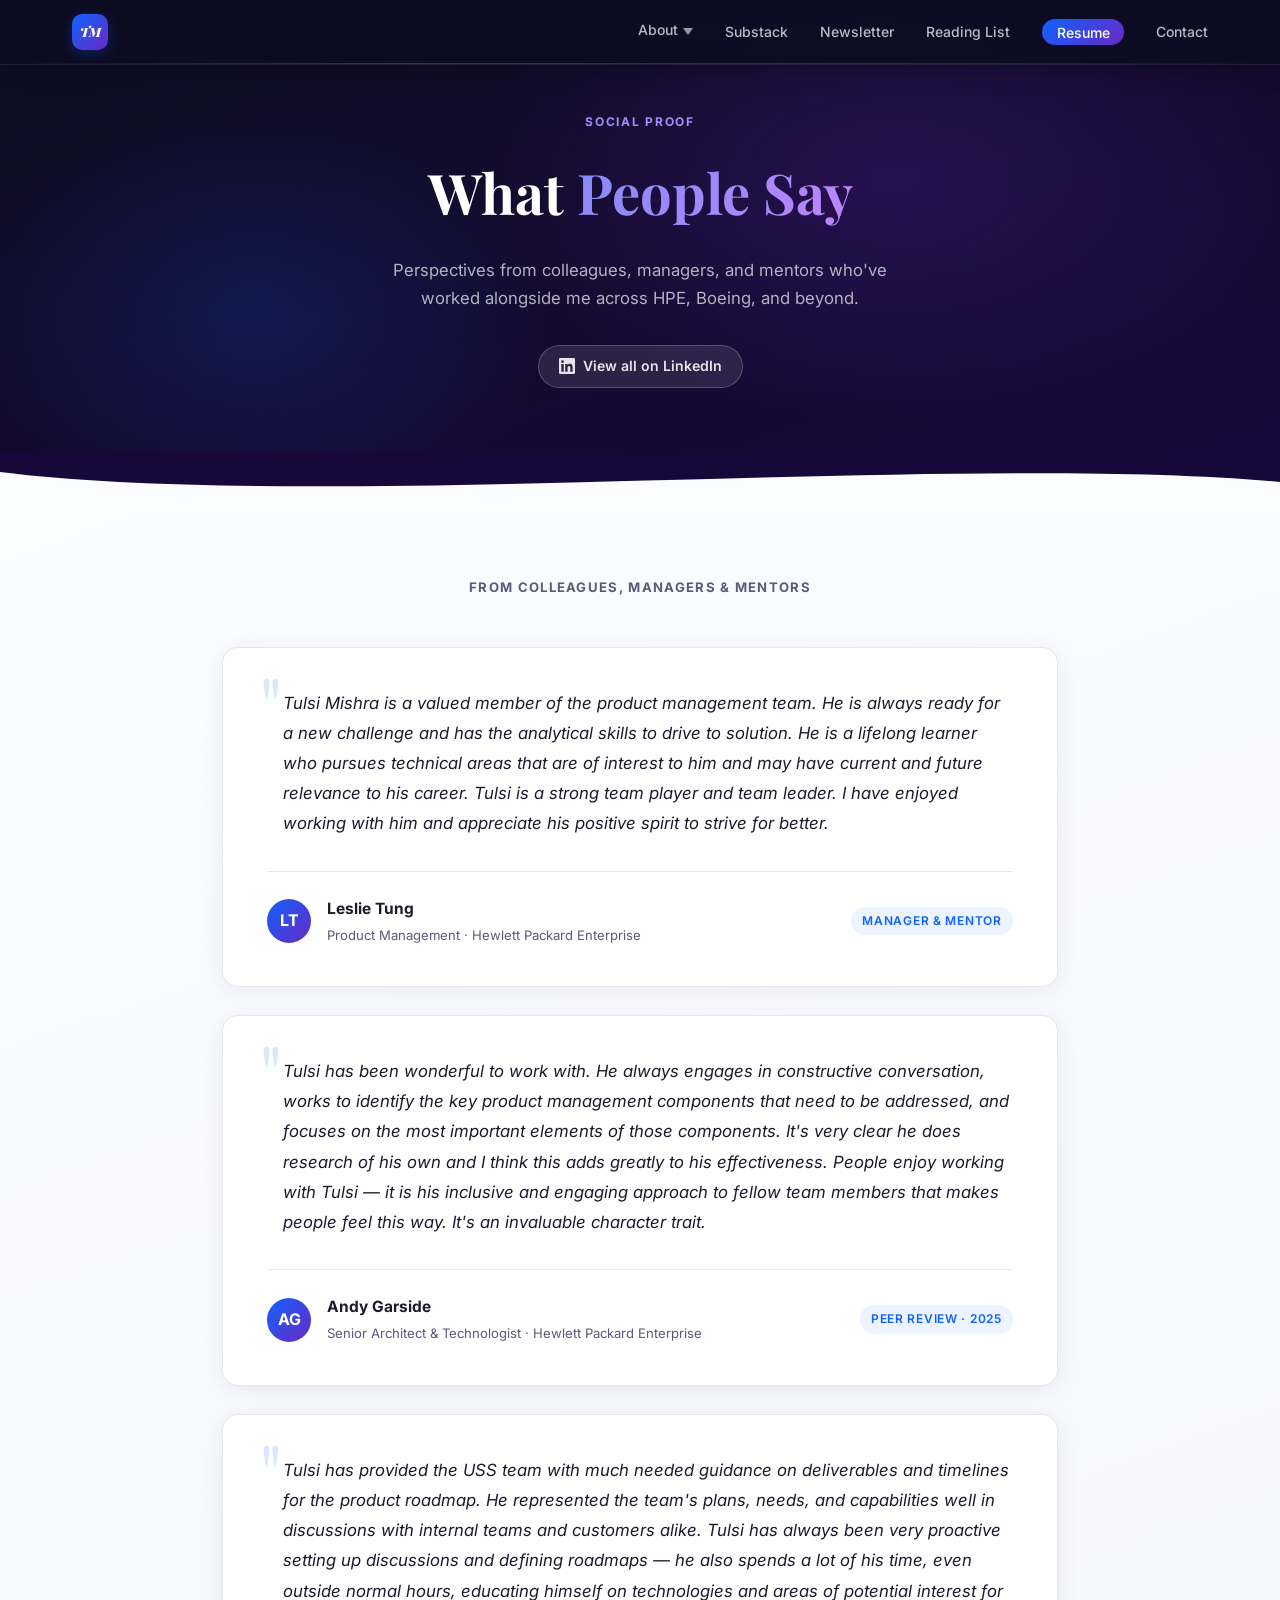
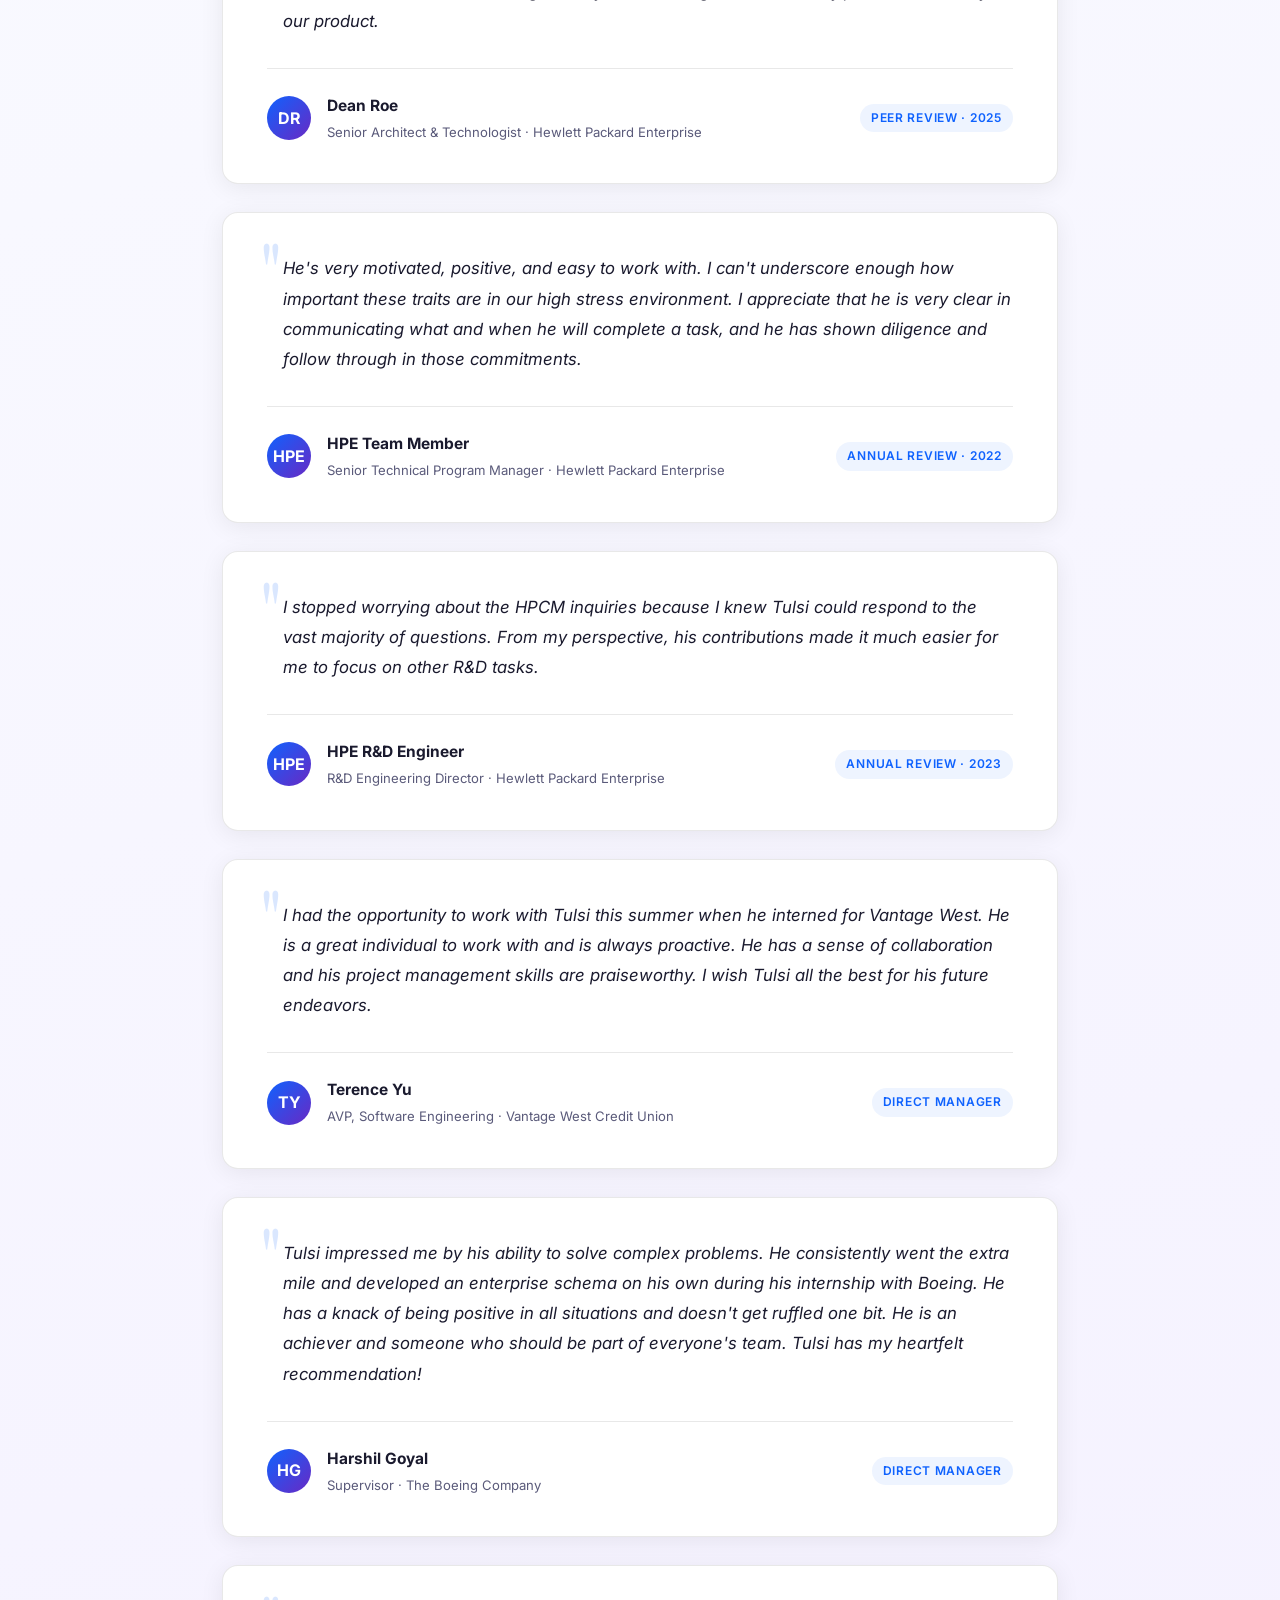
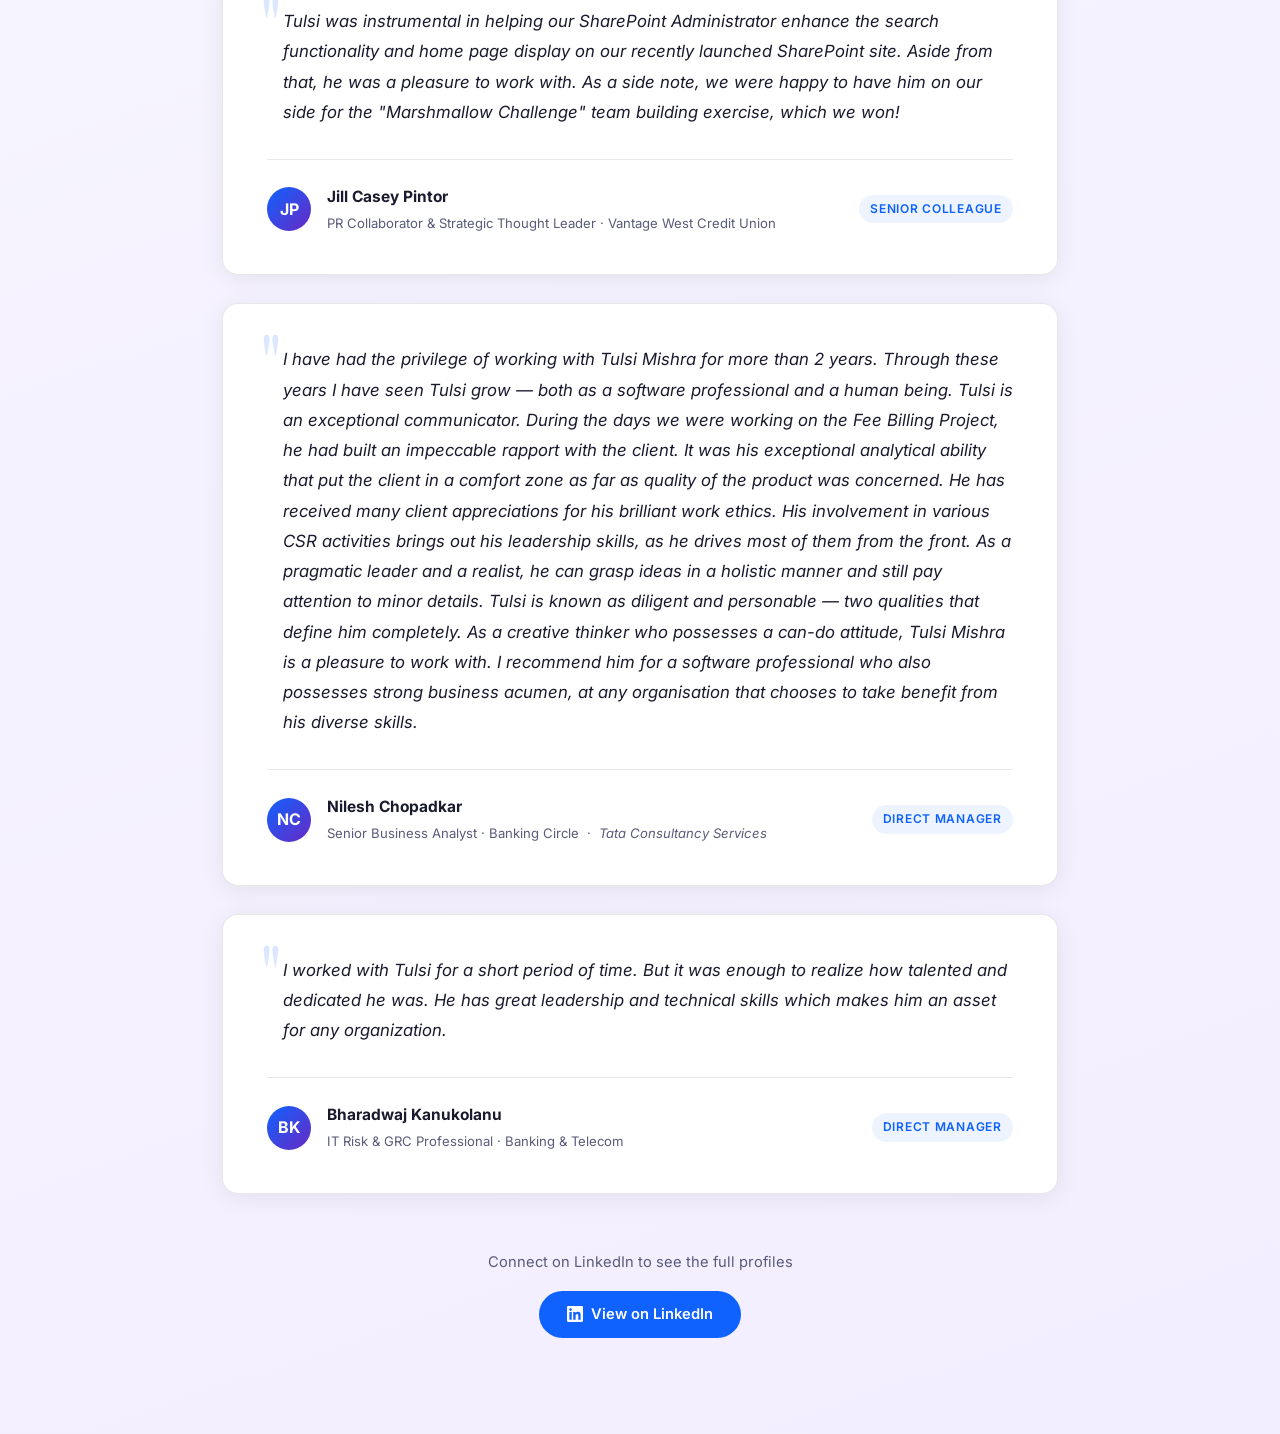
<file: testimonials.html>
<!DOCTYPE html>
<html lang="en">
<head>
  <meta charset="UTF-8" />
  <link rel="icon" type="image/svg+xml" href="data:image/svg+xml,<svg xmlns='http://www.w3.org/2000/svg' viewBox='0 0 100 100'><rect width='100' height='100' rx='18' fill='%237c6af7'/><text x='50' y='54' font-family='Inter,sans-serif' font-weight='800' font-size='42' fill='white' text-anchor='middle' dominant-baseline='middle'>TM</text></svg>" />
  <meta name="viewport" content="width=device-width, initial-scale=1.0" />
  <title>What People Say — Tulsi Mishra</title>
  <link rel="preconnect" href="https://fonts.googleapis.com" />
  <link rel="preconnect" href="https://fonts.gstatic.com" crossorigin />
  <link href="https://fonts.googleapis.com/css2?family=Inter:wght@300;400;500;600;700&family=Playfair+Display:ital,wght@0,700;1,700&display=swap" rel="stylesheet" />
  <link rel="stylesheet" href="style.css?v=2" />
  <style>
    /* ===========================
       TESTIMONIALS PAGE
       =========================== */

    /* Override global section padding so dark bg goes truly edge-to-edge */
    section.t-hero,
    section.t-body { padding-left: 0; padding-right: 0; }

    .t-hero {
      padding: 7rem 0 4rem;
      background: linear-gradient(160deg, #0d0d22 0%, #18083a 100%);
      text-align: center;
      position: relative;
      overflow: hidden;
      width: 100%;
      margin: 0;
    }

    /* Inner wrapper constrains content width, not the section bg */
    .t-hero-inner {
      max-width: 680px;
      margin: 0 auto;
      padding: 0 2rem;
      position: relative;
    }

    /* Body background = dark so no white ever bleeds around the hero */
    body { background: #0d0d22; }


    .t-hero::before {
      content: '';
      position: absolute;
      inset: 0;
      background:
        radial-gradient(ellipse 700px 400px at 70% 40%, rgba(105,41,196,0.22) 0%, transparent 60%),
        radial-gradient(ellipse 500px 350px at 20% 70%, rgba(15,98,254,0.16) 0%, transparent 60%);
      pointer-events: none;
    }

    .t-hero .section-label {
      color: #a78bfa;
      margin-bottom: 0.75rem;
      position: relative;
    }

    .t-hero h1 {
      font-family: var(--font-display);
      font-size: clamp(2.2rem, 5vw, 3.5rem);
      color: #ffffff;
      margin-bottom: 1rem;
      position: relative;
    }

    .t-hero h1 .accent {
      background: linear-gradient(135deg, #818cf8, #c084fc);
      -webkit-background-clip: text;
      -webkit-text-fill-color: transparent;
    }

    .t-hero p {
      font-size: 1.05rem;
      color: rgba(255,255,255,0.68);
      max-width: 520px;
      margin: 0 auto 2rem;
      position: relative;
    }

    .t-hero .linkedin-link {
      display: inline-flex;
      align-items: center;
      gap: 0.5rem;
      background: rgba(255,255,255,0.1);
      border: 1px solid rgba(255,255,255,0.2);
      color: rgba(255,255,255,0.88);
      padding: 0.55rem 1.25rem;
      border-radius: 999px;
      font-size: 0.88rem;
      font-weight: 600;
      text-decoration: none;
      transition: var(--transition);
      position: relative;
    }

    .t-hero .linkedin-link:hover {
      background: rgba(255,255,255,0.18);
      border-color: rgba(255,255,255,0.4);
    }

    /* Wave after hero */
    .t-wave {
      display: block;
      overflow: hidden;
      line-height: 0;
      margin: 0;
      padding: 0;
      background: #18083a;
    }
    .t-wave svg { display: block; width: 100%; height: 60px; }

    /* Main content */
    .t-body {
      background: linear-gradient(160deg, #fafcff 0%, #f3eeff 100%);
      padding: 4rem 0 6rem;
    }

    .t-container {
      max-width: 900px;
      margin: 0 auto;
      padding: 0 2rem;
    }

    .t-count {
      text-align: center;
      font-size: 0.82rem;
      font-weight: 700;
      letter-spacing: 0.1em;
      text-transform: uppercase;
      color: var(--text-muted);
      margin-bottom: 3rem;
    }

    /* Testimonial cards */
    .t-grid {
      display: grid;
      gap: 1.75rem;
    }

    .t-card {
      background: white;
      border: 1px solid var(--border);
      border-radius: var(--radius);
      padding: 2.5rem 2.75rem;
      box-shadow: var(--shadow);
      transition: var(--transition);
      position: relative;
    }

    .t-card:hover {
      transform: translateY(-4px);
      box-shadow: var(--shadow-lg);
    }

    .t-quote-mark {
      font-family: var(--font-display);
      font-size: 5rem;
      line-height: 0.6;
      color: var(--primary);
      opacity: 0.15;
      position: absolute;
      top: 2rem;
      left: 2.25rem;
      user-select: none;
      pointer-events: none;
    }

    .t-text {
      font-size: 1.05rem;
      line-height: 1.8;
      color: var(--text);
      font-style: italic;
      padding-left: 1rem;
      margin-bottom: 2rem;
      position: relative;
    }

    .t-person {
      display: flex;
      align-items: center;
      gap: 1rem;
      padding-top: 1.5rem;
      border-top: 1px solid var(--border);
    }

    .t-avatar {
      width: 44px;
      height: 44px;
      border-radius: 50%;
      background: linear-gradient(135deg, var(--primary), var(--accent));
      display: flex;
      align-items: center;
      justify-content: center;
      font-weight: 700;
      font-size: 1rem;
      color: white;
      flex-shrink: 0;
    }

    .t-person-info { flex: 1; }

    .t-name {
      font-weight: 700;
      font-size: 0.97rem;
      color: var(--text);
      margin-bottom: 0.1rem;
    }

    .t-role {
      font-size: 0.82rem;
      color: var(--text-muted);
    }

    .t-relation {
      font-size: 0.75rem;
      font-weight: 600;
      letter-spacing: 0.06em;
      text-transform: uppercase;
      background: rgba(15,98,254,0.07);
      color: var(--primary);
      padding: 0.25rem 0.7rem;
      border-radius: 999px;
      flex-shrink: 0;
    }

    /* CTA strip */
    .t-cta {
      text-align: center;
      margin-top: 3.5rem;
    }

    .t-cta p {
      color: var(--text-muted);
      font-size: 0.92rem;
      margin-bottom: 1rem;
    }

    .t-cta a {
      display: inline-flex;
      align-items: center;
      gap: 0.5rem;
      background: var(--primary);
      color: white;
      padding: 0.7rem 1.75rem;
      border-radius: 999px;
      font-weight: 600;
      font-size: 0.92rem;
      text-decoration: none;
      transition: var(--transition);
    }

    .t-cta a:hover {
      background: var(--primary-dark);
      transform: translateY(-2px);
    }

    @media (max-width: 640px) {
      .t-card { padding: 2rem 1.5rem; }
      .t-relation { display: none; }
    }
  </style>
</head>
<body>

  <!-- NAV -->
  <nav id="navbar">
    <div class="nav-inner">
      <a href="index.html" class="nav-logo"><span class="logo-badge">TM</span></a>
      <ul class="nav-links">
        <li class="nav-dropdown">
          <a href="index.html#about">About <span class="nav-arrow"></span></a>
          <ul class="nav-dropdown-menu">
            <li><a href="index.html#about">About Me</a></li>
            <li><a href="index.html#experience">Experience</a></li>
            <li><a href="index.html#education">Education</a></li>
            <li><a href="index.html#certifications">Certifications</a></li>
            <li><a href="index.html#awards">Awards</a></li>
            <li><a href="index.html#interests">Interests</a></li>
            <li><a href="testimonials.html">Testimonials</a></li>
          </ul>
        </li>
        <li><a href="posts.html">Substack</a></li>
        <li><a href="newsletter.html">Newsletter</a></li>
        <li><a href="books.html">Reading List</a></li>
        <li><a href="resume.html" class="nav-resume-btn">Resume</a></li>
        <li><a href="index.html#contact">Contact</a></li>
      </ul>
      <button class="nav-toggle" aria-label="Toggle menu">&#9776;</button>
    </div>
  </nav>

  <!-- HERO -->
  <section class="t-hero">
    <div class="t-hero-inner">
      <div class="section-label">Social Proof</div>
      <h1>What <span class="accent">People Say</span></h1>
      <p>Perspectives from colleagues, managers, and mentors who've worked alongside me across HPE, Boeing, and beyond.</p>
      <a href="https://www.linkedin.com/in/tmishra1992/" target="_blank" class="linkedin-link">
        <svg width="16" height="16" viewBox="0 0 24 24" fill="currentColor"><path d="M20.447 20.452h-3.554v-5.569c0-1.328-.027-3.037-1.852-3.037-1.853 0-2.136 1.445-2.136 2.939v5.667H9.351V9h3.414v1.561h.046c.477-.9 1.637-1.85 3.37-1.85 3.601 0 4.267 2.37 4.267 5.455v6.286zM5.337 7.433a2.062 2.062 0 01-2.063-2.065 2.064 2.064 0 112.063 2.065zm1.782 13.019H3.555V9h3.564v11.452zM22.225 0H1.771C.792 0 0 .774 0 1.729v20.542C0 23.227.792 24 1.771 24h20.451C23.2 24 24 23.227 24 22.271V1.729C24 .774 23.2 0 22.222 0h.003z"/></svg>
        View all on LinkedIn
      </a>
    </div>
  </section>

  <!-- WAVE -->
  <div class="t-wave">
    <svg viewBox="0 0 1440 60" preserveAspectRatio="none" xmlns="http://www.w3.org/2000/svg">
      <path d="M0,20 C360,60 1080,0 1440,30 L1440,60 L0,60 Z" fill="#fafcff"/>
    </svg>
  </div>

  <!-- TESTIMONIALS BODY -->
  <section class="t-body">
    <div class="t-container">

      <div class="t-count">From colleagues, managers &amp; mentors</div>

      <div class="t-grid">

        <!-- 1 · Leslie Tung -->
        <div class="t-card">
          <div class="t-quote-mark">"</div>
          <p class="t-text">Tulsi Mishra is a valued member of the product management team. He is always ready for a new challenge and has the analytical skills to drive to solution. He is a lifelong learner who pursues technical areas that are of interest to him and may have current and future relevance to his career. Tulsi is a strong team player and team leader. I have enjoyed working with him and appreciate his positive spirit to strive for better.</p>
          <div class="t-person">
            <div class="t-avatar">LT</div>
            <div class="t-person-info">
              <div class="t-name">Leslie Tung</div>
              <div class="t-role">Product Management · Hewlett Packard Enterprise</div>
            </div>
            <span class="t-relation">Manager &amp; Mentor</span>
          </div>
        </div>

        <!-- 2 · Andy Garside (HPE 2025 Annual Review) -->
        <div class="t-card">
          <div class="t-quote-mark">"</div>
          <p class="t-text">Tulsi has been wonderful to work with. He always engages in constructive conversation, works to identify the key product management components that need to be addressed, and focuses on the most important elements of those components. It's very clear he does research of his own and I think this adds greatly to his effectiveness. People enjoy working with Tulsi — it is his inclusive and engaging approach to fellow team members that makes people feel this way. It's an invaluable character trait.</p>
          <div class="t-person">
            <div class="t-avatar">AG</div>
            <div class="t-person-info">
              <div class="t-name">Andy Garside</div>
              <div class="t-role">Senior Architect &amp; Technologist · Hewlett Packard Enterprise</div>
            </div>
            <span class="t-relation">Peer Review · 2025</span>
          </div>
        </div>

        <!-- 3 · Dean Roe (HPE 2025 Annual Review) -->
        <div class="t-card">
          <div class="t-quote-mark">"</div>
          <p class="t-text">Tulsi has provided the USS team with much needed guidance on deliverables and timelines for the product roadmap. He represented the team's plans, needs, and capabilities well in discussions with internal teams and customers alike. Tulsi has always been very proactive setting up discussions and defining roadmaps — he also spends a lot of his time, even outside normal hours, educating himself on technologies and areas of potential interest for our product.</p>
          <div class="t-person">
            <div class="t-avatar">DR</div>
            <div class="t-person-info">
              <div class="t-name">Dean Roe</div>
              <div class="t-role">Senior Architect &amp; Technologist · Hewlett Packard Enterprise</div>
            </div>
            <span class="t-relation">Peer Review · 2025</span>
          </div>
        </div>

        <!-- 4 · HPE Team Member (2022 Annual Review) -->
        <div class="t-card">
          <div class="t-quote-mark">"</div>
          <p class="t-text">He's very motivated, positive, and easy to work with. I can't underscore enough how important these traits are in our high stress environment. I appreciate that he is very clear in communicating what and when he will complete a task, and he has shown diligence and follow through in those commitments.</p>
          <div class="t-person">
            <div class="t-avatar">HPE</div>
            <div class="t-person-info">
              <div class="t-name">HPE Team Member</div>
              <div class="t-role">Senior Technical Program Manager · Hewlett Packard Enterprise</div>
            </div>
            <span class="t-relation">Annual Review · 2022</span>
          </div>
        </div>

        <!-- 5 · HPE R&D Engineer (2023 Annual Review) -->
        <div class="t-card">
          <div class="t-quote-mark">"</div>
          <p class="t-text">I stopped worrying about the HPCM inquiries because I knew Tulsi could respond to the vast majority of questions. From my perspective, his contributions made it much easier for me to focus on other R&D tasks.</p>
          <div class="t-person">
            <div class="t-avatar">HPE</div>
            <div class="t-person-info">
              <div class="t-name">HPE R&amp;D Engineer</div>
              <div class="t-role">R&amp;D Engineering Director · Hewlett Packard Enterprise</div>
            </div>
            <span class="t-relation">Annual Review · 2023</span>
          </div>
        </div>

        <!-- 6 · Terence Yu -->
        <div class="t-card">
          <div class="t-quote-mark">"</div>
          <p class="t-text">I had the opportunity to work with Tulsi this summer when he interned for Vantage West. He is a great individual to work with and is always proactive. He has a sense of collaboration and his project management skills are praiseworthy. I wish Tulsi all the best for his future endeavors.</p>
          <div class="t-person">
            <div class="t-avatar">TY</div>
            <div class="t-person-info">
              <div class="t-name">Terence Yu</div>
              <div class="t-role">AVP, Software Engineering · Vantage West Credit Union</div>
            </div>
            <span class="t-relation">Direct Manager</span>
          </div>
        </div>

        <!-- 7 · Harshil Goyal -->
        <div class="t-card">
          <div class="t-quote-mark">"</div>
          <p class="t-text">Tulsi impressed me by his ability to solve complex problems. He consistently went the extra mile and developed an enterprise schema on his own during his internship with Boeing. He has a knack of being positive in all situations and doesn't get ruffled one bit. He is an achiever and someone who should be part of everyone's team. Tulsi has my heartfelt recommendation!</p>
          <div class="t-person">
            <div class="t-avatar">HG</div>
            <div class="t-person-info">
              <div class="t-name">Harshil Goyal</div>
              <div class="t-role">Supervisor · The Boeing Company</div>
            </div>
            <span class="t-relation">Direct Manager</span>
          </div>
        </div>

        <!-- 8 · Jill Casey Pintor -->
        <div class="t-card">
          <div class="t-quote-mark">"</div>
          <p class="t-text">Tulsi was instrumental in helping our SharePoint Administrator enhance the search functionality and home page display on our recently launched SharePoint site. Aside from that, he was a pleasure to work with. As a side note, we were happy to have him on our side for the "Marshmallow Challenge" team building exercise, which we won!</p>
          <div class="t-person">
            <div class="t-avatar">JP</div>
            <div class="t-person-info">
              <div class="t-name">Jill Casey Pintor</div>
              <div class="t-role">PR Collaborator &amp; Strategic Thought Leader · Vantage West Credit Union</div>
            </div>
            <span class="t-relation">Senior Colleague</span>
          </div>
        </div>

        <!-- 9 · Nilesh Chopadkar -->
        <div class="t-card">
          <div class="t-quote-mark">"</div>
          <p class="t-text">I have had the privilege of working with Tulsi Mishra for more than 2 years. Through these years I have seen Tulsi grow — both as a software professional and a human being. Tulsi is an exceptional communicator. During the days we were working on the Fee Billing Project, he had built an impeccable rapport with the client. It was his exceptional analytical ability that put the client in a comfort zone as far as quality of the product was concerned. He has received many client appreciations for his brilliant work ethics. His involvement in various CSR activities brings out his leadership skills, as he drives most of them from the front. As a pragmatic leader and a realist, he can grasp ideas in a holistic manner and still pay attention to minor details. Tulsi is known as diligent and personable — two qualities that define him completely. As a creative thinker who possesses a can-do attitude, Tulsi Mishra is a pleasure to work with. I recommend him for a software professional who also possesses strong business acumen, at any organisation that chooses to take benefit from his diverse skills.</p>
          <div class="t-person">
            <div class="t-avatar">NC</div>
            <div class="t-person-info">
              <div class="t-name">Nilesh Chopadkar</div>
              <div class="t-role">Senior Business Analyst · Banking Circle &nbsp;·&nbsp; <em>Tata Consultancy Services</em></div>
            </div>
            <span class="t-relation">Direct Manager</span>
          </div>
        </div>

        <!-- 10 · Bharadwaj Kanukolanu -->
        <div class="t-card">
          <div class="t-quote-mark">"</div>
          <p class="t-text">I worked with Tulsi for a short period of time. But it was enough to realize how talented and dedicated he was. He has great leadership and technical skills which makes him an asset for any organization.</p>
          <div class="t-person">
            <div class="t-avatar">BK</div>
            <div class="t-person-info">
              <div class="t-name">Bharadwaj Kanukolanu</div>
              <div class="t-role">IT Risk &amp; GRC Professional · Banking &amp; Telecom</div>
            </div>
            <span class="t-relation">Direct Manager</span>
          </div>
        </div>

      </div>

      <!-- CTA -->
      <div class="t-cta">
        <p>Connect on LinkedIn to see the full profiles</p>
        <a href="https://www.linkedin.com/in/tmishra1992/" target="_blank">
          <svg width="16" height="16" viewBox="0 0 24 24" fill="currentColor"><path d="M20.447 20.452h-3.554v-5.569c0-1.328-.027-3.037-1.852-3.037-1.853 0-2.136 1.445-2.136 2.939v5.667H9.351V9h3.414v1.561h.046c.477-.9 1.637-1.85 3.37-1.85 3.601 0 4.267 2.37 4.267 5.455v6.286zM5.337 7.433a2.062 2.062 0 01-2.063-2.065 2.064 2.064 0 112.063 2.065zm1.782 13.019H3.555V9h3.564v11.452zM22.225 0H1.771C.792 0 0 .774 0 1.729v20.542C0 23.227.792 24 1.771 24h20.451C23.2 24 24 23.227 24 22.271V1.729C24 .774 23.2 0 22.222 0h.003z"/></svg>
          View on LinkedIn
        </a>
      </div>

    </div>
  </section>

  <script>
    // Nav scroll effect
    const navbar = document.getElementById('navbar');
    window.addEventListener('scroll', () => {
      navbar.classList.toggle('scrolled', window.scrollY > 40);
    });

    // Mobile nav toggle
    document.querySelector('.nav-toggle').addEventListener('click', () => {
      document.querySelector('.nav-links').classList.toggle('open');
    });
  </script>

</body>
</html>
</file>
<file: style.css>
/* ===========================
   BASE & RESET
   =========================== */
*, *::before, *::after { box-sizing: border-box; margin: 0; padding: 0; }

:root {
  --primary: #0f62fe;
  --primary-dark: #0043ce;
  --accent: #6929c4;
  --text: #1a1a2e;
  --text-muted: #5a5a7a;
  --bg: #ffffff;
  --bg-alt: #f4f6fb;
  --border: rgba(0,0,0,0.09);
  --shadow: 0 4px 24px rgba(0,0,0,0.07);
  --shadow-lg: 0 12px 48px rgba(0,0,0,0.12);
  --radius: 16px;
  --radius-sm: 8px;
  --font: 'Inter', system-ui, sans-serif;
  --font-display: 'Playfair Display', Georgia, serif;
  --transition: all 0.25s cubic-bezier(0.4, 0, 0.2, 1);
}

html { scroll-behavior: smooth; }

body {
  font-family: var(--font);
  color: var(--text);
  background: var(--bg);
  line-height: 1.7;
  overflow-x: hidden;
}

a { text-decoration: none; color: inherit; }

/* ===========================
   NAV
   =========================== */
#navbar {
  position: fixed;
  top: 0; left: 0; right: 0;
  z-index: 1000;
  background: rgba(13,13,34,0.92);
  backdrop-filter: blur(20px);
  -webkit-backdrop-filter: blur(20px);
  border-bottom: 1px solid rgba(255,255,255,0.08);
  box-shadow: 0 4px 24px rgba(0,0,0,0.25);
  transition: var(--transition);
}

/* Gradient accent separator line — makes navbar visually distinct from dark hero */
#navbar::after {
  content: '';
  position: absolute;
  bottom: 0; left: 0; right: 0;
  height: 1.5px;
  background: linear-gradient(90deg,
    transparent,
    rgba(15,98,254,0.55) 30%,
    rgba(105,41,196,0.50) 70%,
    transparent
  );
  pointer-events: none;
}

#navbar.scrolled {
  background: rgba(13,13,34,0.98);
  box-shadow: 0 4px 28px rgba(0,0,0,0.35);
}

.nav-inner {
  max-width: 1200px;
  margin: 0 auto;
  padding: 0 2rem;
  height: 64px;
  display: flex;
  align-items: center;
  gap: 2rem;
}

.nav-logo {
  margin-right: auto;
  display: flex;
  align-items: center;
  transition: var(--transition);
}

.logo-badge {
  display: inline-flex;
  align-items: center;
  justify-content: center;
  width: 36px;
  height: 36px;
  border-radius: 10px;
  background: linear-gradient(135deg, var(--primary), var(--accent));
  color: white;
  -webkit-text-fill-color: white;
  font-weight: 900;
  font-size: 0.8rem;
  letter-spacing: -0.5px;
  font-family: var(--font-display);
  font-style: italic;
  box-shadow: 0 4px 14px rgba(15,98,254,0.28);
  flex-shrink: 0;
  transition: var(--transition);
}

.nav-logo:hover .logo-badge {
  transform: rotate(-5deg) scale(1.1);
  box-shadow: 0 6px 22px rgba(105,41,196,0.45);
}

.nav-links {
  display: flex;
  list-style: none;
  gap: 2rem;
}

.nav-links a {
  font-size: 0.875rem;
  font-weight: 500;
  color: rgba(255,255,255,0.72);
  transition: var(--transition);
  position: relative;
}

.nav-links a::after {
  content: '';
  position: absolute;
  bottom: -4px; left: 0; right: 0;
  height: 2px;
  background: var(--primary);
  transform: scaleX(0);
  transition: transform 0.2s;
  border-radius: 1px;
}

.nav-links a:hover { color: #ffffff; }
.nav-links a:hover::after { transform: scaleX(1); }

.nav-toggle { display: none; }

/* Dropdown */
.nav-dropdown { position: relative; }

.nav-dropdown > a {
  display: flex;
  align-items: center;
  gap: 0.3rem;
}

.nav-arrow {
  display: inline-block;
  width: 0;
  height: 0;
  border-left: 5px solid transparent;
  border-right: 5px solid transparent;
  border-top: 7px solid currentColor;
  opacity: 0.8;
  transition: transform 0.22s;
  flex-shrink: 0;
  margin-top: 3px;
}

.nav-dropdown:hover > a .nav-arrow { transform: rotate(180deg); opacity: 1; }

.nav-dropdown-menu {
  position: absolute;
  /* Start at 100% — no gap — gap is created by padding-top so hover is unbroken */
  top: 100%;
  left: 50%;
  transform: translateX(-50%) translateY(-6px);
  background: rgba(255,255,255,0.97);
  backdrop-filter: blur(18px);
  -webkit-backdrop-filter: blur(18px);
  border: 1px solid var(--border);
  border-radius: var(--radius-sm);
  box-shadow: 0 8px 32px rgba(0,0,0,0.10);
  /* padding-top creates visual gap; transparent area keeps hover alive */
  padding: 14px 0 0.45rem;
  min-width: 192px;
  list-style: none;
  margin: 0;
  opacity: 0;
  pointer-events: none;
  transition: opacity 0.18s, transform 0.18s;
  z-index: 1100;
}

/* Ensure no browser-default bullets or padding on nested list items */
.nav-dropdown-menu li {
  list-style: none;
  margin: 0;
  padding: 0;
}

/* little caret pointer — sits inside the padding-top gap */
.nav-dropdown-menu::before {
  content: '';
  position: absolute;
  top: 8px;
  left: 50%;
  transform: translateX(-50%);
  border-left: 6px solid transparent;
  border-right: 6px solid transparent;
  border-bottom: 6px solid var(--border);
}
.nav-dropdown-menu::after {
  content: '';
  position: absolute;
  top: 9px;
  left: 50%;
  transform: translateX(-50%);
  border-left: 6px solid transparent;
  border-right: 6px solid transparent;
  border-bottom: 6px solid rgba(255,255,255,0.97);
}

.nav-dropdown:hover .nav-dropdown-menu {
  opacity: 1;
  pointer-events: auto;
  transform: translateX(-50%) translateY(0);
}

.nav-dropdown-menu li a {
  display: block;
  padding: 0.45rem 1.2rem;
  font-size: 0.84rem;
  color: var(--text-muted);
  white-space: nowrap;
}

.nav-dropdown-menu li a:hover {
  color: var(--primary);
  background: rgba(15,98,254,0.05);
}

/* suppress the underline animation on dropdown items */
.nav-dropdown-menu li a::after { display: none !important; }

/* ===========================
   HERO
   =========================== */
#hero {
  min-height: 100vh;
  display: flex;
  align-items: center;
  justify-content: space-between;
  padding: 7rem 2rem 4rem;
  max-width: 1200px;
  margin: 0 auto;
  gap: 3rem;
}

.hero-badge {
  display: inline-block;
  background: linear-gradient(135deg, #e8f0ff, #ede4ff);
  color: var(--accent);
  font-size: 0.8rem;
  font-weight: 600;
  letter-spacing: 0.08em;
  text-transform: uppercase;
  padding: 0.4rem 1rem;
  border-radius: 100px;
  margin-bottom: 1.25rem;
}

.hero-content h1 {
  font-family: var(--font-display);
  font-size: clamp(3rem, 7vw, 5.5rem);
  line-height: 1.05;
  color: var(--text);
  margin-bottom: 1.25rem;
}

.hero-content h1 .accent {
  background: linear-gradient(135deg, var(--primary), var(--accent));
  -webkit-background-clip: text;
  -webkit-text-fill-color: transparent;
  background-clip: text;
}

.hero-sub {
  font-size: 1.15rem;
  color: var(--text-muted);
  max-width: 480px;
  margin-bottom: 1.5rem;
}

.hero-meta {
  display: flex;
  flex-wrap: wrap;
  gap: 1rem;
  font-size: 0.85rem;
  color: var(--text-muted);
  margin-bottom: 2rem;
}

.hero-meta span {
  display: flex;
  align-items: center;
  gap: 0.35rem;
}

.hero-actions {
  display: flex;
  gap: 1rem;
  flex-wrap: wrap;
}

/* BUTTONS */
.btn {
  padding: 0.7rem 1.75rem;
  border-radius: 100px;
  font-size: 0.9rem;
  font-weight: 600;
  cursor: pointer;
  transition: var(--transition);
  border: 2px solid transparent;
  display: inline-flex;
  align-items: center;
  gap: 0.5rem;
}

.btn-primary {
  background: linear-gradient(135deg, var(--primary), var(--accent));
  color: white;
  box-shadow: 0 4px 20px rgba(15,98,254,0.3);
}

.btn-primary:hover {
  transform: translateY(-2px);
  box-shadow: 0 8px 28px rgba(15,98,254,0.4);
}

.btn-outline {
  border-color: var(--border);
  color: var(--text);
  background: white;
}

.btn-outline:hover {
  border-color: var(--primary);
  color: var(--primary);
  transform: translateY(-2px);
}

/* HERO VISUAL */
.hero-visual {
  position: relative;
  flex-shrink: 0;
  width: 360px;
  height: 360px;
}

.avatar-ring {
  width: 220px;
  height: 220px;
  border-radius: 50%;
  background: conic-gradient(from 210deg, #0f62fe 0deg, #6929c4 100deg, #c026d3 180deg, #f97316 250deg, #eab308 300deg, #0f62fe 360deg);
  padding: 4px;
  position: absolute;
  top: 50%;
  left: 50%;
  transform: translate(-50%, -50%);
  box-shadow: 0 20px 60px rgba(15,98,254,0.3);
  animation: pulse-ring 4s ease-in-out infinite;
}

@keyframes pulse-ring {
  0%,  100% { box-shadow: 0 20px 60px rgba(15,98,254,0.3); }
  33%       { box-shadow: 0 20px 80px rgba(192,38,211,0.45); }
  66%       { box-shadow: 0 20px 80px rgba(249,115,22,0.38); }
}

.avatar {
  width: 100%;
  height: 100%;
  border-radius: 50%;
  background: #f4f6fb;
  display: flex;
  align-items: center;
  justify-content: center;
  font-family: var(--font-display);
  font-size: 3.5rem;
  font-weight: 700;
  background: linear-gradient(135deg, #e8f0ff, #ede4ff);
  color: var(--accent);
  overflow: hidden;
}

/* Real photo in the avatar circle */
.avatar-photo {
  width: 100%;
  height: 100%;
  border-radius: 50%;
  object-fit: cover;
  object-position: center top;
  display: block;
}

.floating-card {
  position: absolute;
  /* Cloud-like: bright frosted glass pill */
  background: rgba(255,255,255,0.92);
  backdrop-filter: blur(16px);
  -webkit-backdrop-filter: blur(16px);
  border: 1px solid rgba(255,255,255,0.80);
  border-radius: 999px;
  padding: 0.5rem 1rem;
  font-size: 0.76rem;
  font-weight: 700;
  display: flex;
  align-items: center;
  gap: 0.4rem;
  box-shadow: 0 8px 32px rgba(0,0,0,0.22), 0 2px 8px rgba(0,0,0,0.10), 0 0 0 1px rgba(255,255,255,0.5);
  animation: float 4s ease-in-out infinite;
  white-space: nowrap;
  color: var(--text);
}

.floating-card .fc-icon { font-size: 1rem; }

/* Clock positions on ring (220px r=110, center 180,180 of 360px container)
   Spread vertically: 11/1 o'clock (top), 9/3 o'clock (mid), 7/5 o'clock (bottom)
   ~26% vertical gap between each row = ~60px breathing room between cards */
.fc1 { top: 18%;  left: -2%;   animation-delay: 0s; }    /* 11 o'clock:  Lifelong Learner */
.fc4 { top: 18%;  right: -3%;  animation-delay: 1.8s; }  /* 1 o'clock:   Avid Reader */
.fc3 { top: 44%;  left: -17%;  animation-delay: 0.7s; }  /* 9 o'clock:   Product Leader */
.fc2 { top: 44%;  right: -14%; animation-delay: 1.3s; }  /* 3 o'clock:   Cloud Expert */
.fc5 { top: 70%;  left: -9%;   animation-delay: 2.4s; }  /* 7 o'clock:   Fitness Enthusiast */
.fc6 { top: 70%;  right: -2%;  animation-delay: 3.1s; }  /* 5 o'clock:   Dog Lover */

@keyframes float {
  0%, 100% { transform: translateY(0px); }
  50% { transform: translateY(-8px); }
}

/* ===========================
   SECTIONS
   =========================== */
section { padding: 6rem 2rem; }
.alt-bg { background: var(--bg-alt); }

.container {
  max-width: 1200px;
  margin: 0 auto;
}

.section-label {
  font-size: 0.75rem;
  font-weight: 700;
  letter-spacing: 0.14em;
  text-transform: uppercase;
  color: var(--primary);
  margin-bottom: 0.75rem;
}

.section-title {
  font-family: var(--font-display);
  font-size: clamp(1.8rem, 4vw, 2.75rem);
  line-height: 1.2;
  color: var(--text);
  margin-bottom: 3rem;
}

.section-title.sm { font-size: 1.75rem; margin-bottom: 1.75rem; }

/* ===========================
   ABOUT
   =========================== */
.about-grid {
  display: grid;
  grid-template-columns: 1fr auto;
  gap: 4rem;
  margin-bottom: 2.5rem;
  align-items: start;
}

.about-text p {
  color: var(--text-muted);
  margin-bottom: 1rem;
  font-size: 1.05rem;
}

/* Stats-only sidebar in about grid */
.about-stats-block {
  width: 280px;
  flex-shrink: 0;
}

/* Full-width 4-column photo gallery below about text */
.about-gallery {
  display: grid;
  grid-template-columns: repeat(4, 1fr);
  gap: 0.75rem;
  margin-bottom: 2.5rem;
}

.about-gallery img {
  width: 100%;
  height: 210px;
  object-fit: cover;
  object-position: center center;
  border-radius: var(--radius);
  box-shadow: var(--shadow);
  transition: transform 0.3s ease;
}

.about-gallery img:hover {
  transform: scale(1.03);
  z-index: 1;
  position: relative;
}

/* Show faces at top of frame */
.about-gallery img.face-top {
  object-position: center 20%;
}

/* Portrait photo (dogs) — show full image without cropping sides */
.about-gallery img.portrait {
  object-fit: contain;
  object-position: center center;
  background: #f0f0f8;
}

.about-stats-mini {
  display: grid;
  grid-template-columns: 1fr 1fr;
  gap: .75rem;
}

.about-stats-mini .stat {
  padding: .85rem .75rem;
}

.about-stats-mini .stat-num {
  font-size: 1.5rem;
}

.stat {
  text-align: center;
  padding: 1.25rem;
  background: white;
  border: 1px solid var(--border);
  border-radius: var(--radius);
  box-shadow: var(--shadow);
}

.stat-num {
  display: block;
  font-size: 2rem;
  font-weight: 700;
  background: linear-gradient(135deg, var(--primary), var(--accent));
  -webkit-background-clip: text;
  -webkit-text-fill-color: transparent;
  background-clip: text;
}

.stat-label {
  font-size: 0.78rem;
  color: var(--text-muted);
  font-weight: 500;
}

.skills-row {
  display: flex;
  flex-wrap: wrap;
  gap: 0.6rem;
}

.skill-tag {
  background: linear-gradient(135deg, #e8f0ff, #ede4ff);
  color: var(--accent);
  font-size: 0.82rem;
  font-weight: 600;
  padding: 0.35rem 0.9rem;
  border-radius: 100px;
  transition: var(--transition);
}

.skill-tag:hover {
  background: linear-gradient(135deg, var(--primary), var(--accent));
  color: white;
  transform: translateY(-2px);
}

/* ===========================
   TIMELINE
   =========================== */
.timeline {
  position: relative;
  padding-left: 2rem;
}

.timeline::before {
  content: '';
  position: absolute;
  left: 0.5rem;
  top: 0; bottom: 0;
  width: 2px;
  background: linear-gradient(to bottom, var(--primary), var(--accent));
  border-radius: 1px;
  opacity: 0.3;
}

.timeline-item {
  position: relative;
  margin-bottom: 2.5rem;
  padding-left: 2rem;
}

.tl-dot {
  position: absolute;
  left: -1.75rem;
  top: 0.35rem;
  width: 14px;
  height: 14px;
  border-radius: 50%;
  background: linear-gradient(135deg, var(--primary), var(--accent));
  box-shadow: 0 0 0 3px white, 0 0 0 5px rgba(15,98,254,0.2);
}

.tl-content {
  background: white;
  border: 1px solid var(--border);
  border-radius: var(--radius);
  padding: 1.75rem;
  box-shadow: var(--shadow);
  transition: var(--transition);
}

.tl-content:hover {
  transform: translateX(4px);
  box-shadow: var(--shadow-lg);
}

.tl-header {
  display: flex;
  justify-content: space-between;
  align-items: flex-start;
  margin-bottom: 0.5rem;
}

.tl-title {
  font-size: 1.1rem;
  font-weight: 700;
  color: var(--text);
}

.tl-company {
  display: block;
  font-size: 0.9rem;
  color: var(--primary);
  font-weight: 600;
  margin-top: 0.2rem;
}

.tl-date {
  font-size: 0.8rem;
  color: var(--text-muted);
  font-weight: 500;
  background: var(--bg-alt);
  padding: 0.25rem 0.75rem;
  border-radius: 100px;
  white-space: nowrap;
}

.tl-location {
  font-size: 0.82rem;
  color: var(--text-muted);
  margin-bottom: 0.75rem;
}

.tl-desc {
  font-size: 0.95rem;
  color: var(--text-muted);
  margin-bottom: 1rem;
}

.tl-tags {
  display: flex;
  flex-wrap: wrap;
  gap: 0.4rem;
}

.tl-tags span {
  font-size: 0.75rem;
  font-weight: 600;
  color: var(--primary);
  background: #e8f0ff;
  padding: 0.2rem 0.65rem;
  border-radius: 100px;
}

/* ===========================
   EDUCATION
   =========================== */
.edu-grid {
  display: grid;
  grid-template-columns: 1fr 1fr;
  gap: 1.5rem;
}

.edu-card {
  background: white;
  border: 1px solid var(--border);
  border-radius: var(--radius);
  padding: 2rem;
  box-shadow: var(--shadow);
  display: flex;
  gap: 1.25rem;
  transition: var(--transition);
}

.edu-card:hover {
  transform: translateY(-4px);
  box-shadow: var(--shadow-lg);
}


.edu-icon {
  font-size: 2rem;
  flex-shrink: 0;
}

.edu-degree {
  display: block;
  font-weight: 700;
  font-size: 1.05rem;
  color: var(--text);
  margin-bottom: 0.25rem;
}

.edu-school {
  display: block;
  font-size: 0.9rem;
  color: var(--primary);
  font-weight: 600;
  margin-bottom: 0.25rem;
}

.edu-date {
  display: block;
  font-size: 0.8rem;
  color: var(--text-muted);
  margin-bottom: 0.75rem;
}

.edu-gpa {
  display: inline-block;
  background: linear-gradient(135deg, var(--primary), var(--accent));
  color: white;
  font-size: 0.82rem;
  font-weight: 700;
  padding: 0.2rem 0.75rem;
  border-radius: 100px;
  margin-bottom: 0.75rem;
}

.edu-note {
  font-size: 0.88rem;
  color: var(--text-muted);
}

/* ===========================
   CERTIFICATIONS
   =========================== */
.cert-grid {
  display: grid;
  grid-template-columns: repeat(3, 1fr);
  gap: 1.25rem;
}

.cert-card {
  background: white;
  border: 1px solid var(--border);
  border-radius: var(--radius);
  padding: 1.5rem;
  display: flex;
  gap: 1rem;
  align-items: flex-start;
  box-shadow: var(--shadow);
  transition: var(--transition);
}

.cert-card:hover {
  transform: translateY(-3px);
  box-shadow: var(--shadow-lg);
}

.cert-badge {
  width: 52px;
  height: 52px;
  border-radius: 12px;
  display: flex;
  align-items: center;
  justify-content: center;
  font-size: 0.7rem;
  font-weight: 800;
  letter-spacing: 0.05em;
  color: white;
  flex-shrink: 0;
}

.cert-badge.pmp { background: linear-gradient(135deg, #0f62fe, #0043ce); }
.cert-badge.acp { background: linear-gradient(135deg, #6929c4, #4d1f8a); }
.cert-badge.oracle { background: linear-gradient(135deg, #f05032, #c0392b); }
.cert-badge.aws { background: linear-gradient(135deg, #ff9900, #e67e00); }
.cert-badge.plc { background: linear-gradient(135deg, #198038, #0e4f24); }
.cert-badge.vlsi { background: linear-gradient(135deg, #5a6472, #2d3748); }

.cert-info h4 {
  font-size: 0.9rem;
  font-weight: 700;
  color: var(--text);
  margin-bottom: 0.2rem;
  line-height: 1.3;
}

.cert-info span {
  display: block;
  font-size: 0.8rem;
  color: var(--text-muted);
}

.cert-date {
  font-size: 0.75rem !important;
  color: var(--primary) !important;
  font-weight: 600 !important;
  margin-top: 0.25rem;
}

/* ===========================
   AWARDS
   =========================== */
.awards-grid {
  display: grid;
  grid-template-columns: repeat(2, 1fr);
  gap: 1.25rem;
}

.award-card {
  background: white;
  border: 1px solid var(--border);
  border-radius: var(--radius);
  padding: 1.25rem 1.5rem;
  display: flex;
  align-items: center;
  gap: 1rem;
  box-shadow: var(--shadow);
  transition: var(--transition);
}

.award-card:hover {
  transform: translateX(4px);
  box-shadow: var(--shadow-lg);
}


.award-icon { font-size: 1.75rem; flex-shrink: 0; }

.award-card h4 {
  font-size: 0.95rem;
  font-weight: 700;
  color: var(--text);
  margin-bottom: 0.2rem;
}

.award-card span {
  font-size: 0.8rem;
  color: var(--text-muted);
}

/* ===========================
   VOLUNTEER + LANGUAGES
   =========================== */
.two-col {
  display: grid;
  grid-template-columns: 1fr 1fr;
  gap: 5rem;
  align-items: start;
}

.vol-list { display: flex; flex-direction: column; gap: 1.5rem; }

.vol-item {
  display: flex;
  gap: 1rem;
  align-items: flex-start;
}

.vol-dot {
  width: 10px;
  height: 10px;
  border-radius: 50%;
  background: linear-gradient(135deg, var(--primary), var(--accent));
  flex-shrink: 0;
  margin-top: 0.5rem;
}

.vol-item h4 {
  font-size: 0.95rem;
  font-weight: 700;
  color: var(--text);
  margin-bottom: 0.15rem;
}

.vol-item span {
  display: block;
  font-size: 0.78rem;
  color: var(--primary);
  font-weight: 600;
  margin-bottom: 0.3rem;
}

.vol-item p {
  font-size: 0.88rem;
  color: var(--text-muted);
}

/* LANGUAGES */
.lang-list { display: flex; flex-direction: column; gap: 1rem; margin-bottom: 2rem; }

.lang-item {
  display: flex;
  align-items: center;
  gap: 1rem;
}

.lang-flag { font-size: 1.5rem; }

.lang-info { flex: 1; }

.lang-name {
  display: block;
  font-size: 0.88rem;
  font-weight: 600;
  color: var(--text);
  margin-bottom: 0.3rem;
}

.lang-bar {
  height: 6px;
  background: var(--border);
  border-radius: 3px;
  overflow: hidden;
}

.lang-fill {
  height: 100%;
  background: linear-gradient(90deg, var(--primary), var(--accent));
  border-radius: 3px;
  transition: width 1s ease;
}

/* MEMBERSHIP */
.membership-box {
  display: flex;
  align-items: center;
  gap: 1rem;
  background: white;
  border: 1px solid var(--border);
  border-radius: var(--radius);
  padding: 1.25rem;
  box-shadow: var(--shadow);
}

.mem-icon { font-size: 1.75rem; }

.membership-box h4 {
  font-size: 0.95rem;
  font-weight: 700;
  color: var(--text);
  margin-bottom: 0.2rem;
}

.membership-box span {
  font-size: 0.8rem;
  color: var(--text-muted);
}

/* ===========================
   CONTACT
   =========================== */
.contact-inner { text-align: center; }

.contact-sub {
  font-size: 1.1rem;
  color: var(--text-muted);
  max-width: 500px;
  margin: 0 auto 3rem;
}

.contact-cards {
  display: flex;
  justify-content: center;
  flex-wrap: wrap;
  gap: 1.25rem;
}

.contact-card {
  display: flex;
  flex-direction: column;
  align-items: center;
  gap: 0.5rem;
  background: white;
  border: 1px solid var(--border);
  border-radius: var(--radius);
  padding: 2rem 2.5rem;
  box-shadow: var(--shadow);
  min-width: 180px;
  transition: var(--transition);
}

.contact-card:not(.no-link):hover {
  transform: translateY(-4px);
  box-shadow: var(--shadow-lg);
  border-color: var(--primary);
}

.contact-card svg {
  width: 2rem;
  height: 2rem;
  color: var(--primary);
}

.contact-card span {
  font-weight: 700;
  color: var(--text);
  font-size: 0.95rem;
}

.contact-card small {
  font-size: 0.8rem;
  color: var(--text-muted);
}

/* ===========================
   FOOTER
   =========================== */
footer {
  background: var(--text);
  color: rgba(255,255,255,0.5);
  text-align: center;
  padding: 1.75rem 2rem;
  font-size: 0.85rem;
}

/* ===========================
   NAV RESUME BUTTON
   =========================== */
.nav-resume-btn {
  background: linear-gradient(135deg, var(--primary), var(--accent));
  color: white !important;
  padding: 0.3rem 0.9rem;
  border-radius: 100px;
  font-size: 0.8rem;
  font-weight: 700;
  transition: var(--transition);
}

.nav-resume-btn:hover {
  opacity: 0.85;
  transform: translateY(-1px);
}

.nav-resume-btn::after { display: none !important; }

/* ===========================
   INTERESTS
   =========================== */
.interests-grid {
  display: grid;
  grid-template-columns: repeat(3, 1fr);
  gap: 1.5rem;
}

.interest-card {
  background: white;
  border: 1px solid var(--border);
  border-radius: var(--radius);
  padding: 2rem;
  box-shadow: var(--shadow);
  transition: var(--transition);
}

.interest-card:hover {
  transform: translateY(-5px);
  box-shadow: var(--shadow-lg);
}


.interest-icon {
  font-size: 2.5rem;
  margin-bottom: 1rem;
  display: block;
}

.interest-card h3 {
  font-size: 1.05rem;
  font-weight: 700;
  color: var(--text);
  margin-bottom: 0.6rem;
}

.interest-card p {
  font-size: 0.9rem;
  color: var(--text-muted);
  line-height: 1.65;
}

/* Book recommendations in interest card */
.book-reco-list {
  display: flex;
  flex-direction: column;
  gap: 0.45rem;
  margin-top: 1rem;
  margin-bottom: 1rem;
}

.book-reco {
  display: flex;
  align-items: center;
  gap: 0.5rem;
  font-size: 0.85rem;
  color: var(--text-muted);
}

.book-reco span strong {
  color: var(--text);
}

.book-reco-link {
  display: inline-block;
  font-size: 0.82rem;
  font-weight: 700;
  color: var(--primary);
  margin-top: 0.25rem;
  transition: var(--transition);
}

.book-reco-link:hover {
  color: var(--accent);
  transform: translateX(3px);
}

.travel-tags {
  display: flex;
  flex-wrap: wrap;
  gap: 0.4rem;
  margin-top: 0.4rem;
}

.travel-group-hdr {
  font-size: 0.7rem;
  font-weight: 700;
  letter-spacing: 0.09em;
  text-transform: uppercase;
  color: var(--text-muted);
  margin-top: 0.9rem;
  margin-bottom: 0;
}

.travel-tags span {
  font-size: 0.75rem;
  font-weight: 600;
  color: var(--accent);
  background: #ede4ff;
  padding: 0.2rem 0.65rem;
  border-radius: 100px;
}

/* Photo strips inside interest cards */
.travel-photos,
.gym-photos {
  display: grid;
  grid-template-columns: 1fr 1fr;
  gap: 0.5rem;
  margin-top: 1.1rem;
  border-radius: var(--radius-sm);
  overflow: hidden;
}

.travel-photos img,
.gym-photos img {
  width: 100%;
  height: 140px;
  object-fit: cover;
  object-position: center center;
  display: block;
  transition: transform 0.3s ease;
}

.travel-photos img:hover,
.gym-photos img:hover {
  transform: scale(1.04);
}

/* ===========================
   STOIC QUOTE OF THE DAY
   =========================== */
.stoic-inner { text-align: center; }

.stoic-intro {
  font-size: 1.05rem;
  color: var(--text-muted);
  max-width: 560px;
  margin: 0 auto 2.5rem;
}

.stoic-card {
  max-width: 760px;
  margin: 0 auto 3.5rem;
  background: white;
  border: 1px solid var(--border);
  border-radius: var(--radius);
  padding: 3rem 3.5rem;
  box-shadow: var(--shadow-lg);
  position: relative;
}

.stoic-quote-mark {
  font-family: var(--font-display);
  font-size: 6rem;
  line-height: 0;
  color: var(--primary);
  opacity: 0.12;
  position: absolute;
  top: 2.5rem;
  left: 2rem;
}

blockquote#stoic-quote {
  font-family: var(--font-display);
  font-size: 1.5rem;
  line-height: 1.55;
  color: var(--text);
  font-style: italic;
  margin-bottom: 1.25rem;
  position: relative;
  z-index: 1;
}

cite#stoic-author {
  font-size: 0.9rem;
  font-weight: 700;
  color: var(--primary);
  letter-spacing: 0.06em;
  text-transform: uppercase;
  font-style: normal;
}

.stoic-date {
  font-size: 0.78rem;
  color: var(--text-muted);
  margin-top: 0.5rem;
}

.stoic-pillars {
  display: grid;
  grid-template-columns: repeat(4, 1fr);
  gap: 1.25rem;
  max-width: 900px;
  margin: 0 auto;
}

.pillar {
  background: white;
  border: 1px solid var(--border);
  border-radius: var(--radius);
  padding: 1.5rem;
  box-shadow: var(--shadow);
  transition: var(--transition);
}

.pillar:hover {
  transform: translateY(-3px);
  box-shadow: var(--shadow-lg);
}

.pillar-icon { font-size: 1.75rem; display: block; margin-bottom: 0.6rem; }

.pillar h4 {
  font-size: 0.95rem;
  font-weight: 700;
  color: var(--text);
  margin-bottom: 0.35rem;
}

.pillar p {
  font-size: 0.82rem;
  color: var(--text-muted);
}

/* ===========================
   ASK ME ANYTHING
   =========================== */
.ama-intro {
  font-size: 1.05rem;
  color: var(--text-muted);
  max-width: 580px;
  margin-bottom: 2.5rem;
}

.ama-faq {
  max-width: 800px;
  margin-bottom: 3.5rem;
}

.faq-item {
  border: 1px solid var(--border);
  border-radius: var(--radius-sm);
  margin-bottom: 0.6rem;
  overflow: hidden;
  background: white;
  box-shadow: var(--shadow);
  transition: var(--transition);
}

.faq-item.open {
  border-color: var(--primary);
}

.faq-q {
  width: 100%;
  background: none;
  border: none;
  padding: 1.1rem 1.5rem;
  font-size: 0.95rem;
  font-weight: 600;
  color: var(--text);
  text-align: left;
  cursor: pointer;
  display: flex;
  justify-content: space-between;
  align-items: center;
  gap: 1rem;
  font-family: var(--font);
  transition: var(--transition);
}

.faq-q:hover { color: var(--primary); }

.faq-arrow {
  font-size: 1.4rem;
  color: var(--text-muted);
  transition: transform 0.25s;
  flex-shrink: 0;
}

.faq-item.open .faq-arrow {
  transform: rotate(90deg);
  color: var(--primary);
}

.faq-a {
  display: none;
  padding: 0 1.5rem 1.25rem;
  font-size: 0.92rem;
  color: var(--text-muted);
  line-height: 1.7;
  border-top: 1px solid var(--border);
  padding-top: 1rem;
}

.faq-item.open .faq-a { display: block; }

.ama-form-wrap {
  max-width: 800px;
  background: linear-gradient(135deg, #f0f5ff, #ede4ff);
  border: 1px solid var(--primary);
  border-radius: var(--radius);
  padding: 2.5rem;
}

.ama-form-wrap h3 {
  font-size: 1.3rem;
  font-weight: 700;
  color: var(--text);
  margin-bottom: 0.35rem;
}

.ama-form-wrap > p {
  font-size: 0.92rem;
  color: var(--text-muted);
  margin-bottom: 1.5rem;
}

.ama-form { display: flex; flex-direction: column; gap: 1rem; }

.ama-fields {
  display: grid;
  grid-template-columns: 1fr 2fr;
  gap: 0.75rem;
}

.ama-form input {
  padding: 0.75rem 1rem;
  border: 1px solid var(--border);
  border-radius: var(--radius-sm);
  font-size: 0.9rem;
  font-family: var(--font);
  color: var(--text);
  background: white;
  outline: none;
  transition: var(--transition);
}

.ama-form input:focus { border-color: var(--primary); box-shadow: 0 0 0 3px rgba(15,98,254,0.1); }

.ama-note {
  font-size: 0.85rem;
  color: var(--primary);
  font-weight: 600;
  margin-top: 0.5rem;
  min-height: 1.2rem;
}

/* ===========================
   MOBILE MENU
   =========================== */
.nav-toggle {
  display: none;
  background: none;
  border: none;
  font-size: 1.4rem;
  color: rgba(255,255,255,0.85);
  cursor: pointer;
}

/* ===========================
   ANIMATIONS
   =========================== */
.fade-in {
  opacity: 0;
  transform: translateY(24px);
  transition: opacity 0.6s ease, transform 0.6s ease;
}

.fade-in.visible {
  opacity: 1;
  transform: translateY(0);
}

/* ===========================
   HERO — DARK BACKGROUND
   =========================== */
#hero {
  background: linear-gradient(160deg, #0d0d22 0%, #18083a 100%);
}

/* Hero text on dark bg */
#hero h1                { color: #ffffff; }
#hero .hero-sub         { color: rgba(255,255,255,0.76); }
#hero .hero-meta        { color: rgba(255,255,255,0.60); }
#hero .hero-badge {
  background: rgba(255,255,255,0.10);
  color: rgba(255,255,255,0.88);
  border: 1px solid rgba(255,255,255,0.18);
}
#hero .btn-outline {
  background: rgba(255,255,255,0.08);
  border-color: rgba(255,255,255,0.3);
  color: white;
}
#hero .btn-outline:hover {
  background: rgba(255,255,255,0.16);
  border-color: white;
  color: white;
}

/* ===========================
   SECTION COLOR PALETTE
   =========================== */
#about        { background: linear-gradient(160deg, #fafcff  0%, #f3eeff  100%); }
#experience   { background: linear-gradient(160deg, #eef5ff  0%, #dce9ff  100%); }
#education    { background: linear-gradient(160deg, #f0fdf5  0%, #e3f9ec  100%); }
#certifications { background: linear-gradient(160deg, #f5f0ff 0%, #ede4ff 100%); }
#awards       { background: linear-gradient(160deg, #fffbf0  0%, #fff3d4  100%); }
#volunteer    { background: linear-gradient(160deg, #f0f9ff  0%, #dff0fe  100%); }
#interests    { background: linear-gradient(160deg, #fff0f7  0%, #ffddf0  100%); }
#stoic        { background: linear-gradient(160deg, #0d0d22  0%, #18083a  100%); }
#ama          { background: linear-gradient(160deg, #fffef5  0%, #fff8e0  100%); }
#contact      { background: linear-gradient(160deg, #eef4ff  0%, #ddeaff  100%); }

/* Stoic dark section — override text colours */
#stoic .section-title  { color: #ffffff; }
#stoic .section-label  { color: #a78bfa; }
#stoic .stoic-intro    { color: rgba(255,255,255,0.72); }

/* ===========================
   WAVE SECTION DIVIDERS
   =========================== */
.wave-sep {
  display: block;
  overflow: hidden;
  line-height: 0;
  margin: 0;
  padding: 0;
}
.wave-sep svg {
  display: block;
  width: 100%;
  height: 72px;
}

/* ===========================
   RESPONSIVE
   =========================== */
@media (max-width: 1024px) {
  .cert-grid { grid-template-columns: repeat(2, 1fr); }
  .about-grid { grid-template-columns: 1fr; }
  .about-stats-block { width: 100%; }
  .about-stats-mini { grid-template-columns: repeat(4, 1fr); }
  .about-gallery { grid-template-columns: repeat(4, 1fr); }
}

@media (max-width: 768px) {
  #hero {
    flex-direction: column;
    text-align: center;
    padding-top: 6rem;
  }

  .hero-meta { justify-content: center; }
  .hero-actions { justify-content: center; }
  .hero-visual { width: 260px; height: 260px; }
  .avatar-ring { width: 160px; height: 160px; }
  .avatar { font-size: 2.5rem; }
  .fc3, .fc4, .fc5, .fc6 { display: none; }

  .nav-links { display: none; }
  .nav-toggle { display: block; }

  .nav-links.open {
    display: flex;
    flex-direction: column;
    position: fixed;
    top: 64px; left: 0; right: 0;
    background: white;
    padding: 1.5rem 2rem;
    border-bottom: 1px solid var(--border);
    box-shadow: 0 8px 32px rgba(0,0,0,0.08);
    gap: 1.25rem;
  }

  /* Mobile menu is white — override global white link color back to dark */
  .nav-links.open a {
    color: var(--text-muted);
  }
  .nav-links.open a:hover {
    color: var(--primary);
  }

  .edu-grid { grid-template-columns: 1fr; }
  .cert-grid { grid-template-columns: 1fr; }
  .awards-grid { grid-template-columns: 1fr; }
  .two-col { grid-template-columns: 1fr; gap: 3rem; }
  .about-stats { grid-template-columns: repeat(2, 1fr); }
  .tl-header { flex-direction: column; gap: 0.5rem; }

  /* Mobile dropdown — always visible, stacked inline */
  .nav-dropdown-menu {
    position: static;
    list-style: none;
    opacity: 1;
    pointer-events: auto;
    transform: none;
    box-shadow: none;
    border: none;
    border-left: 2px solid var(--border);
    border-radius: 0;
    background: transparent;
    padding: 0.25rem 0 0.25rem 1rem;
    min-width: unset;
    margin-top: 0.25rem;
  }
  .nav-dropdown-menu li { list-style: none; }
  .nav-dropdown-menu::before,
  .nav-dropdown-menu::after { display: none; }
  .nav-dropdown-menu li a {
    padding: 0.35rem 0;
    font-size: 0.84rem;
    background: transparent !important;
  }
  .nav-arrow { display: none; }
}

@media (max-width: 768px) {
  .about-gallery { grid-template-columns: repeat(4, 1fr); }
  .about-gallery img { height: 160px; }
}

@media (max-width: 480px) {
  section { padding: 4rem 1.25rem; }
  .about-stats { grid-template-columns: repeat(2, 1fr); }
  .ama-fields { grid-template-columns: 1fr; }
  .stoic-card { padding: 2rem 1.5rem; }
  blockquote#stoic-quote { font-size: 1.15rem; }
  .stoic-pillars { grid-template-columns: repeat(2, 1fr); }
  .gym-photos { grid-template-columns: 1fr; }
  .about-gallery { grid-template-columns: repeat(2, 1fr); }
  .about-gallery img { height: 160px; }
}

@media (max-width: 1024px) {
  .interests-grid { grid-template-columns: repeat(2, 1fr); }
  .stoic-pillars { grid-template-columns: repeat(2, 1fr); }
}

@media (max-width: 768px) {
  .interests-grid { grid-template-columns: 1fr; }
  .ama-fields { grid-template-columns: 1fr; }
  .stoic-pillars { grid-template-columns: repeat(2, 1fr); }
}
</file>
